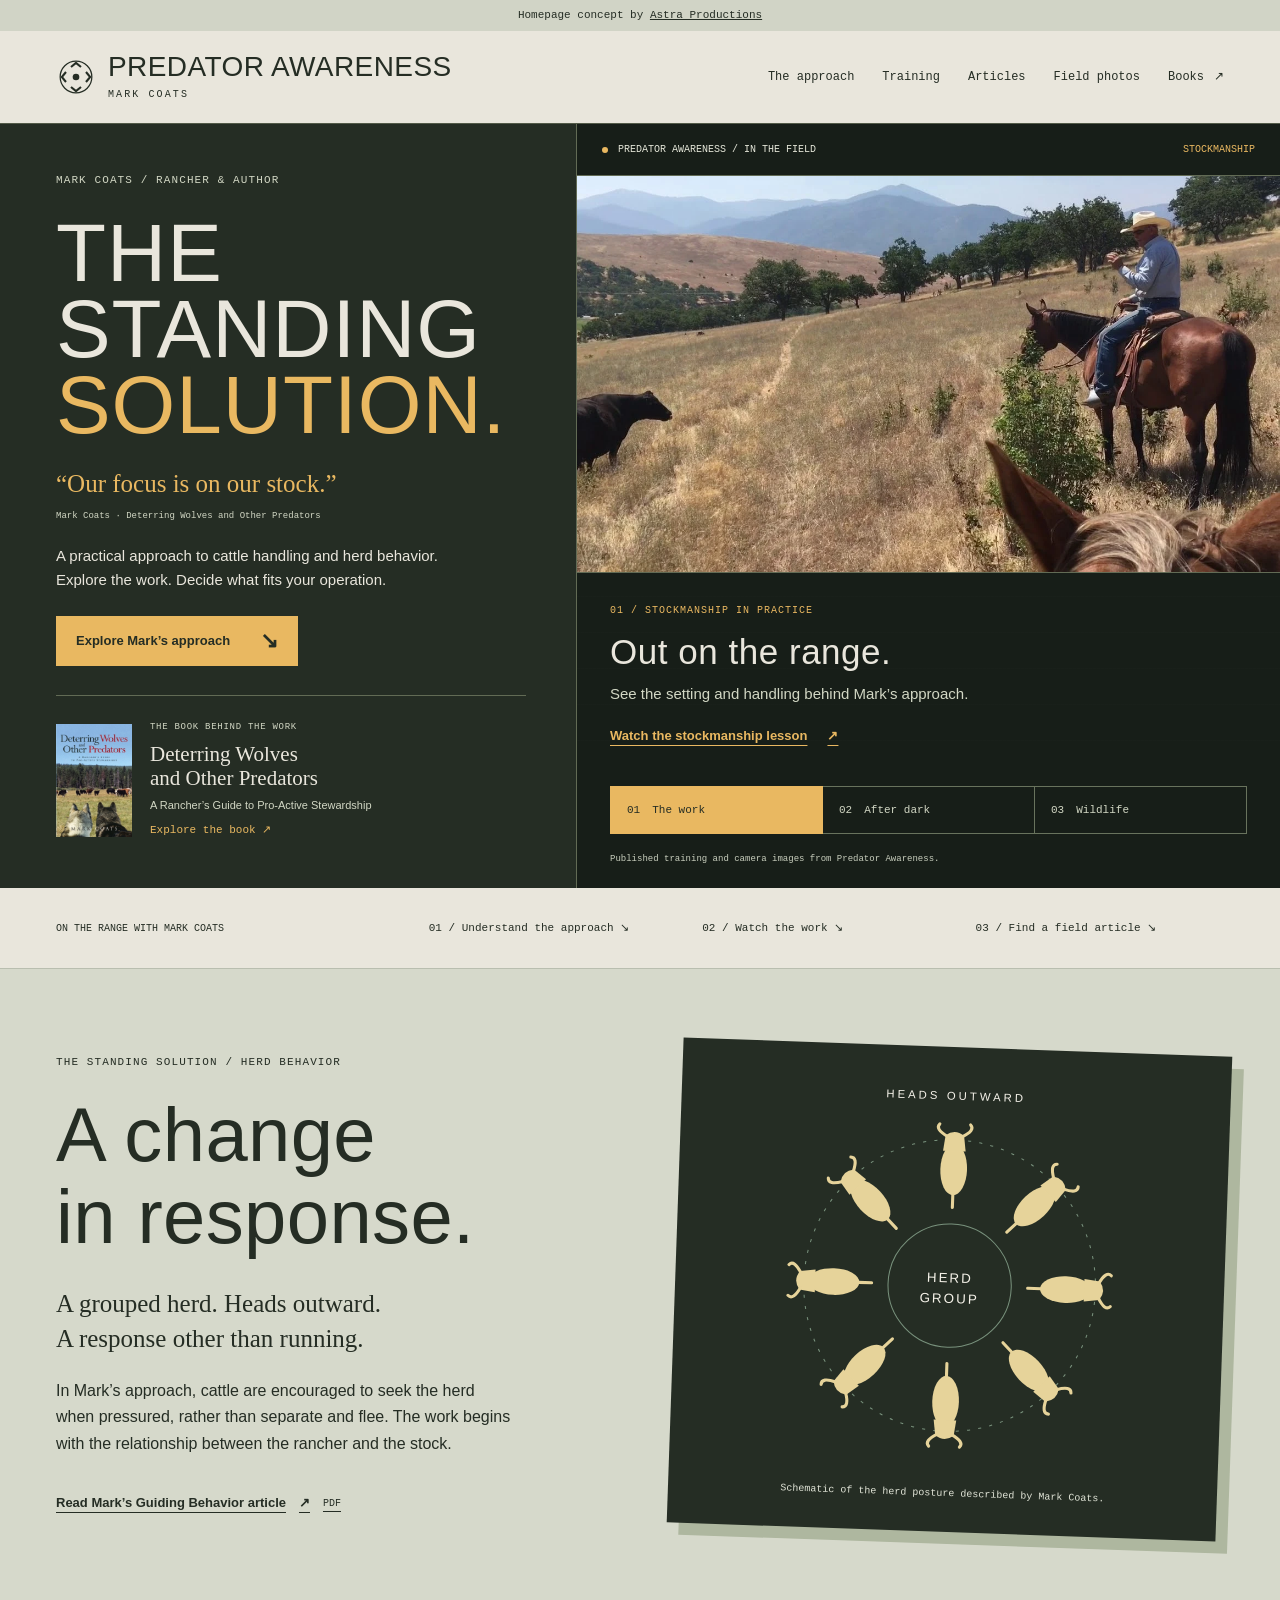
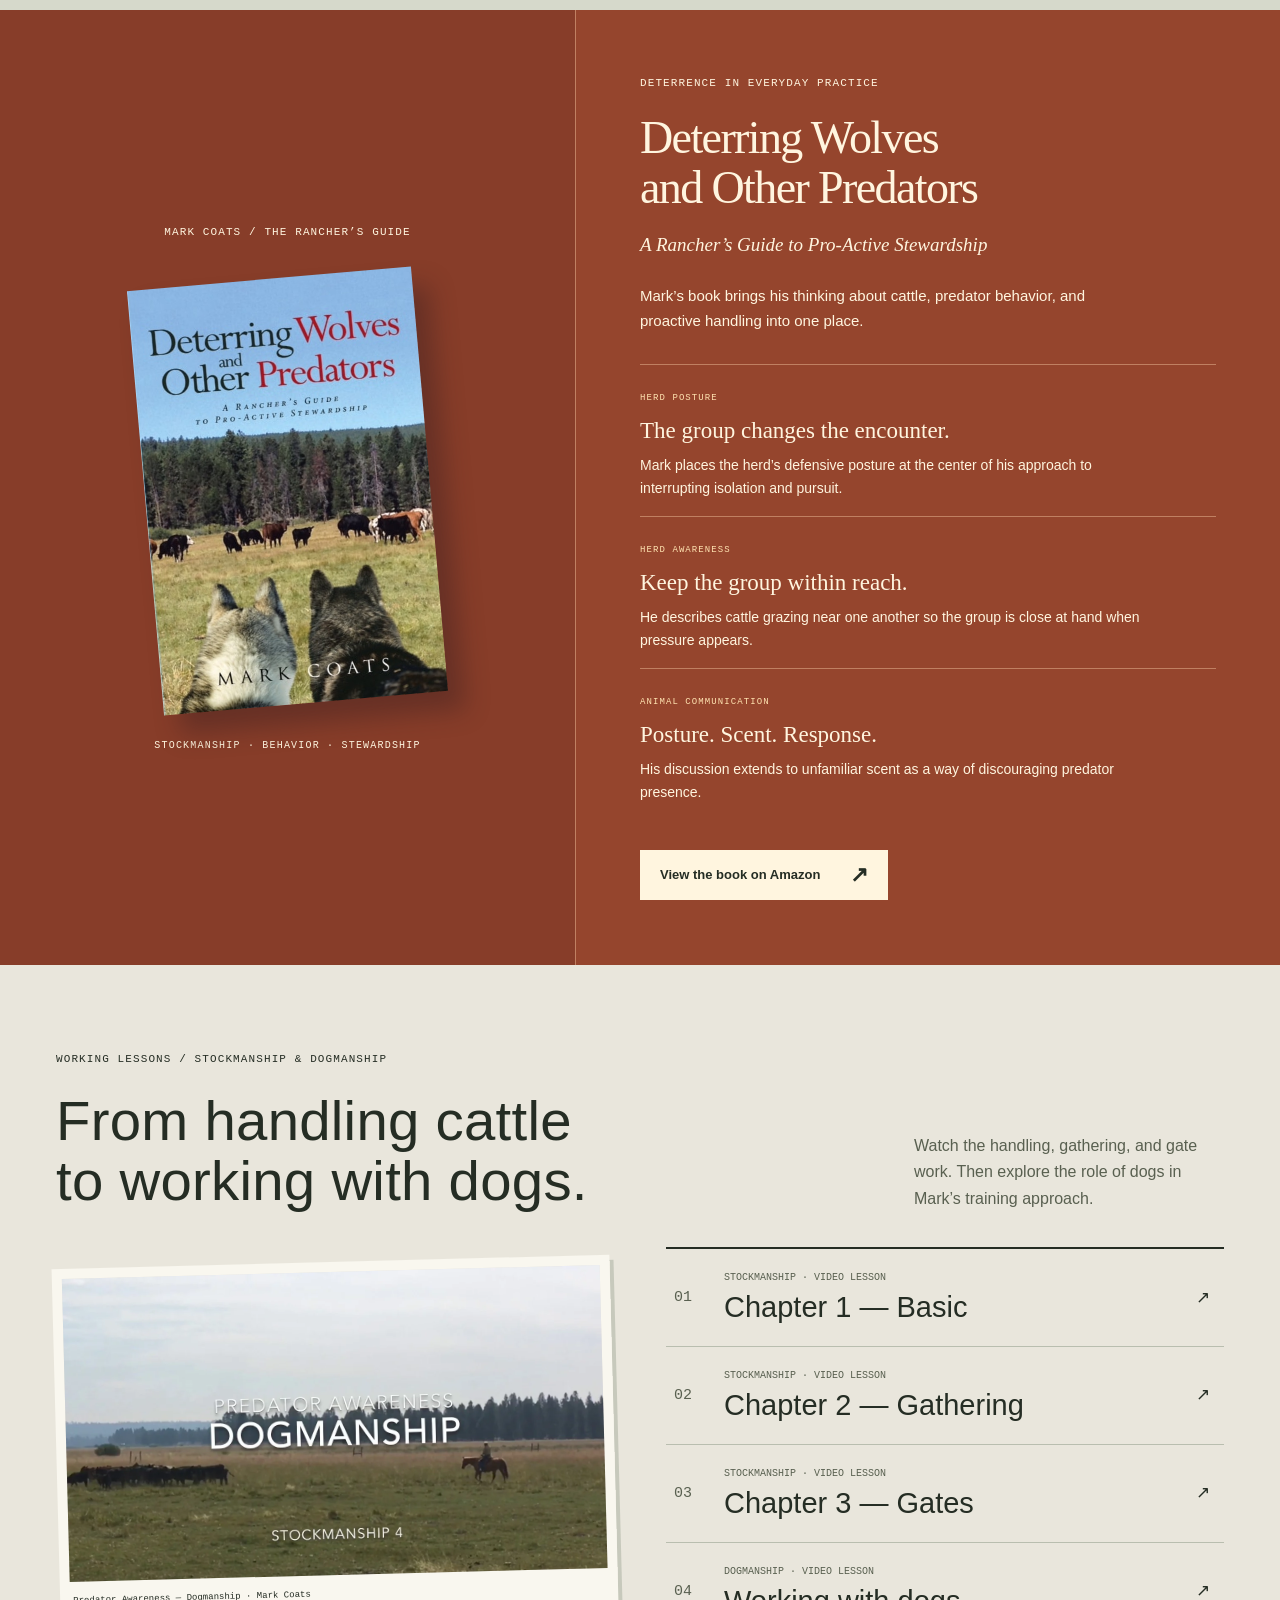
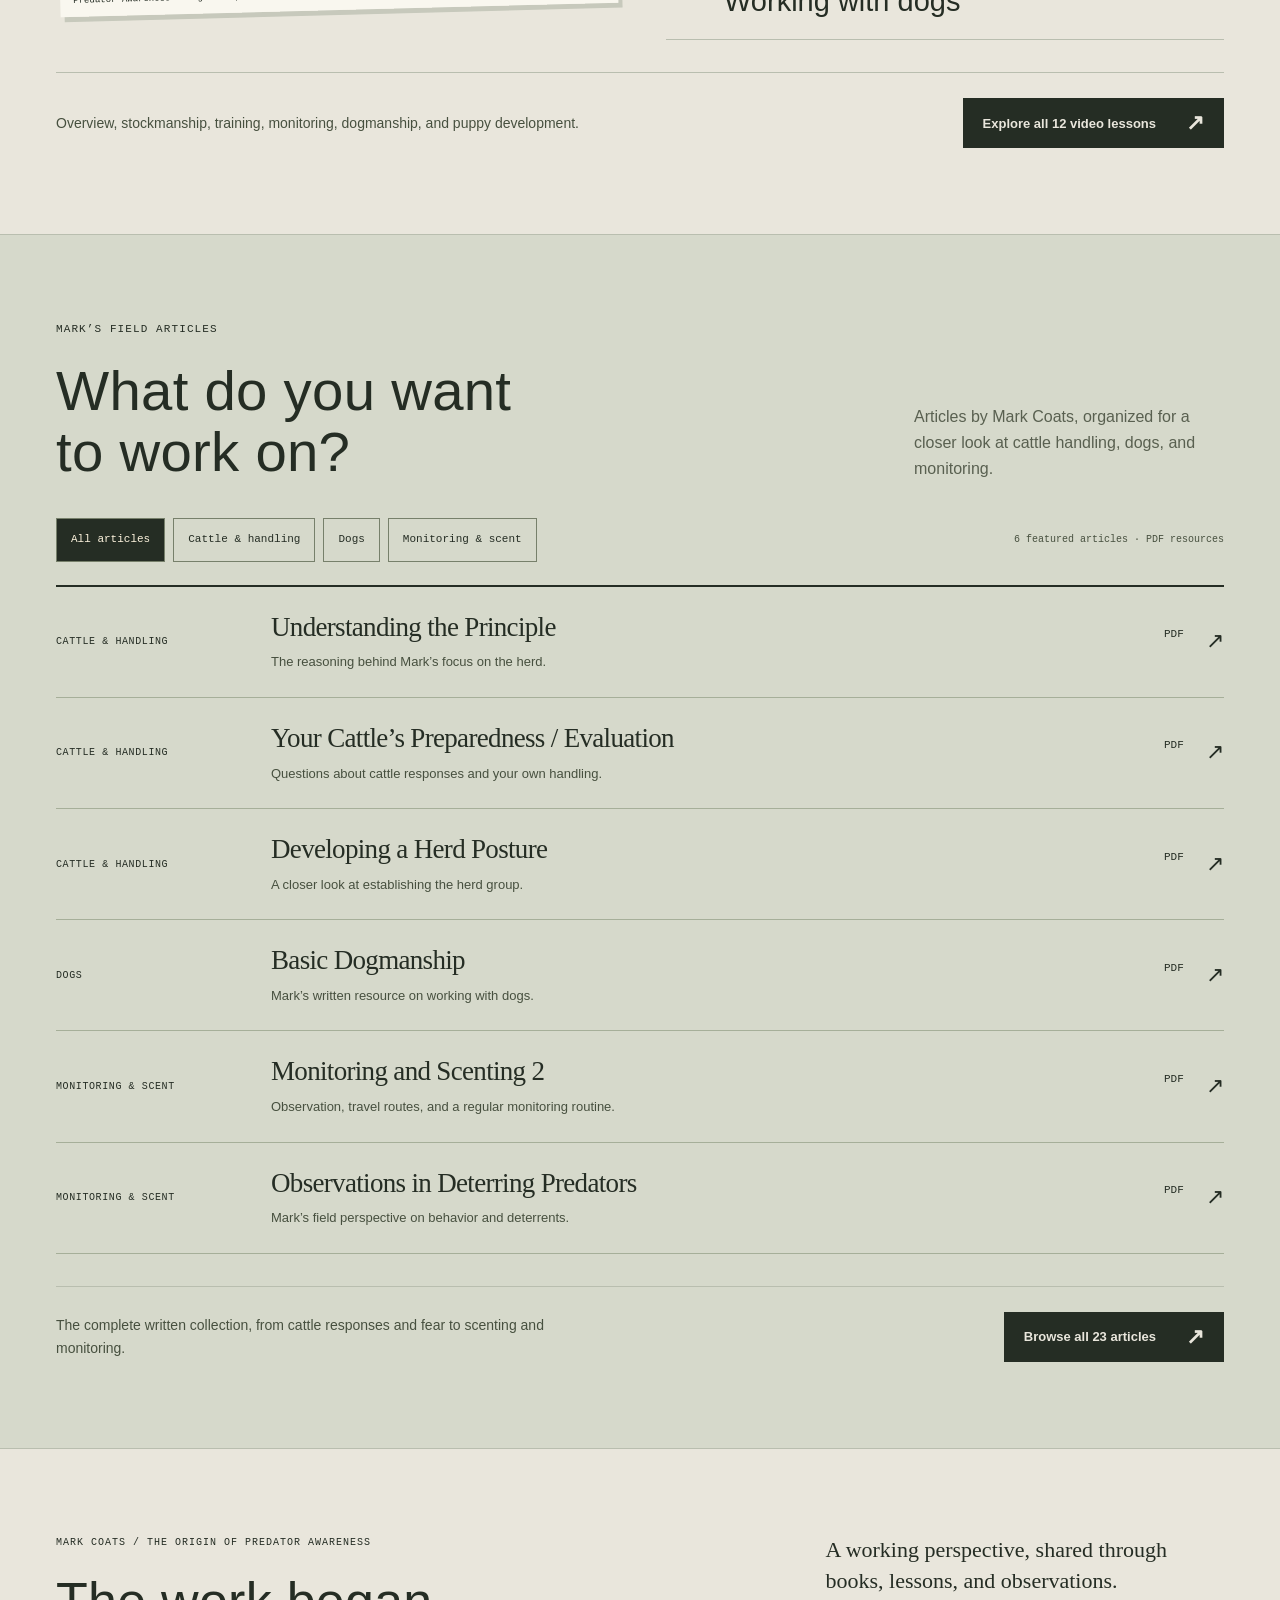
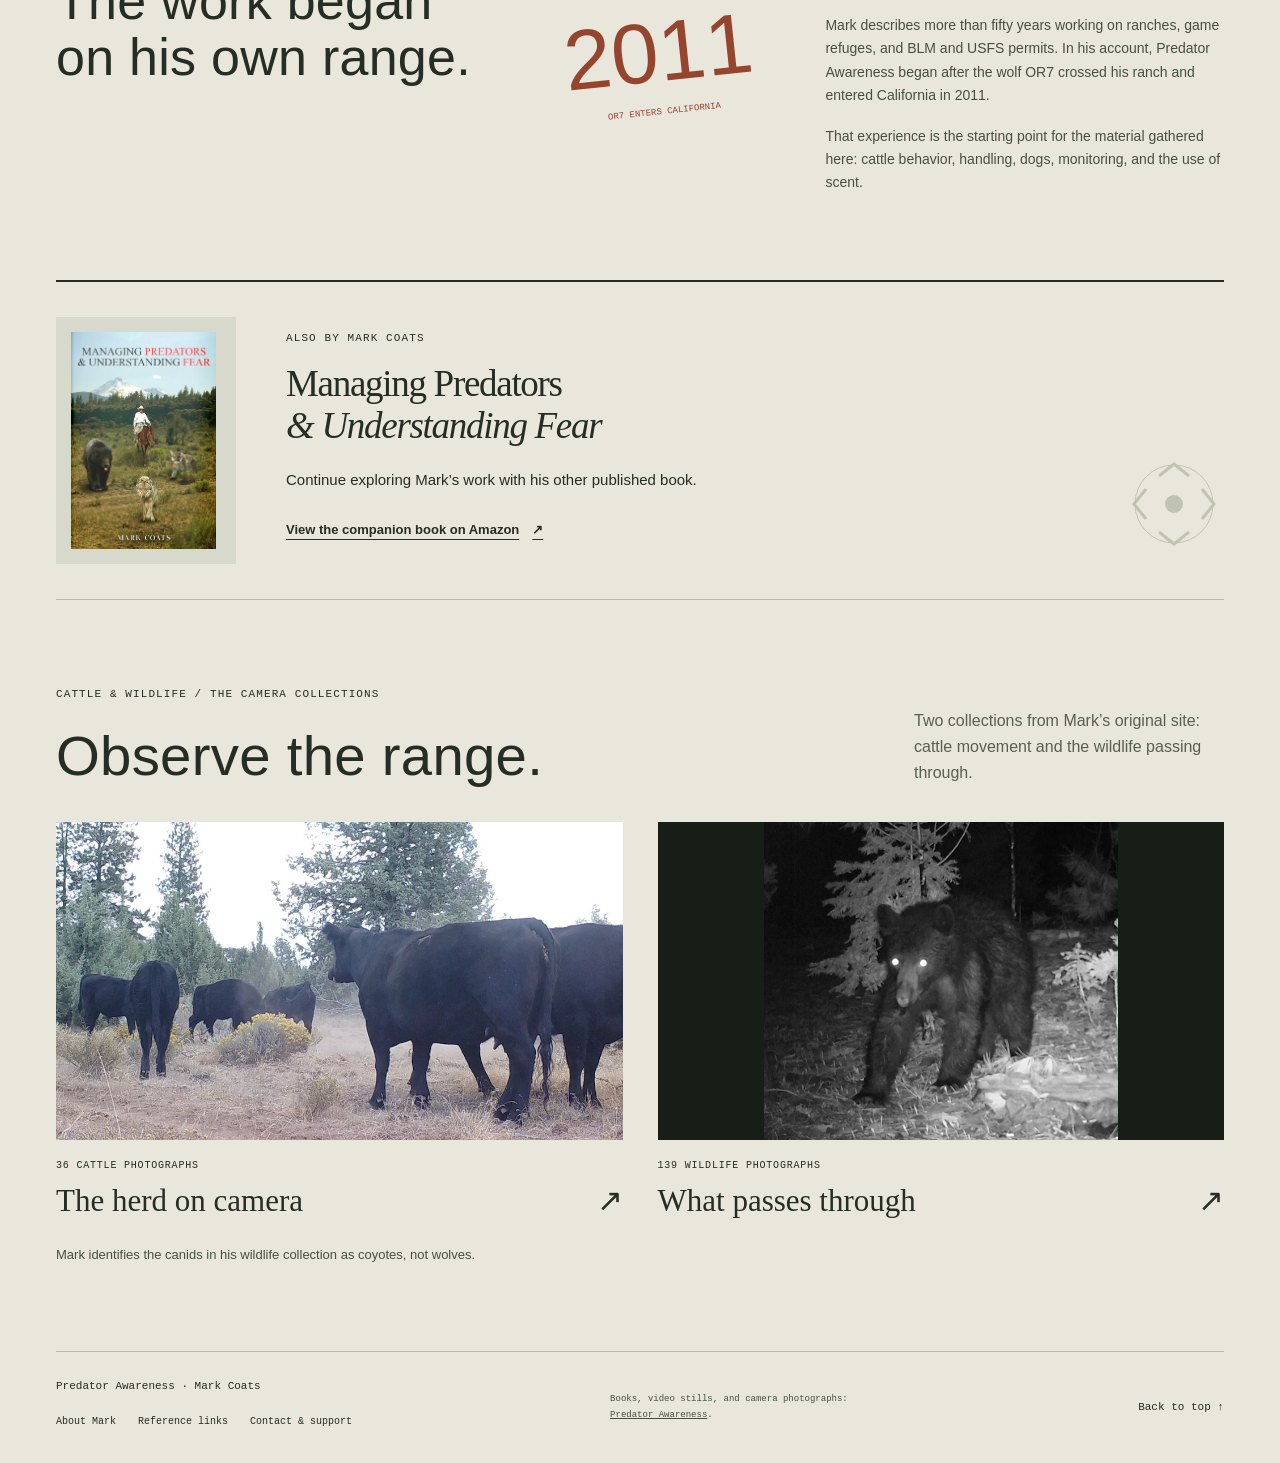
<file: index.html>
<!doctype html>
<html lang="en">
<head>
  <meta charset="utf-8">
  <meta name="viewport" content="width=device-width, initial-scale=1">
  <meta name="robots" content="noindex,nofollow,noarchive">
  <meta name="theme-color" content="#242c22">
  <title>Predator Awareness | Mark Coats — Books & Practical Resources</title>
  <meta name="description" content="Explore Mark Coats’ Predator Awareness approach: the Standing Solution, stockmanship and dogmanship training, practical articles, and books.">
  <meta property="og:type" content="website">
  <meta property="og:title" content="Predator Awareness — Mark Coats">
  <meta property="og:description" content="Books, training, and field observations on cattle, herd behavior, and predators. Explore the approach and decide what fits your operation.">
  <meta property="og:image" content="assets/social-preview.jpg">
  <meta property="og:image:width" content="1200">
  <meta property="og:image:height" content="630">
  <meta property="og:image:alt" content="Predator Awareness by Mark Coats, featuring Deterring Wolves and Other Predators">
  <link rel="icon" href="favicon.ico" sizes="any">
  <link rel="icon" type="image/png" sizes="16x16" href="favicon-16.png">
  <link rel="icon" type="image/png" sizes="32x32" href="favicon-32.png">
  <link rel="apple-touch-icon" sizes="180x180" href="apple-touch-icon.png">
  <link rel="stylesheet" href="styles.css">
  <script src="script.js" defer></script>
</head>
<body>
  <a class="skip-link" href="#main">Skip to content</a>
  <div class="concept-banner">Homepage concept by <a href="https://astraproductions.co/">Astra Productions</a></div>
  <header class="site-header wrap">
    <a class="brand" href="#top" aria-label="Predator Awareness — back to top">
      <svg viewBox="0 0 48 48" width="44" height="44" aria-hidden="true"><circle cx="24" cy="24" r="19" fill="none" stroke="currentColor" stroke-width="1.5"/><path d="M18 12l6-5 6 5M36 18l5 6-5 6M30 36l-6 5-6-5M12 30l-5-6 5-6" fill="none" stroke="currentColor" stroke-width="2.5"/><circle cx="24" cy="24" r="4" fill="currentColor"/></svg>
      <span>Predator Awareness<small>MARK COATS</small></span>
    </a>
    <nav aria-label="Main navigation"><a href="#approach">The approach</a><a href="training.html">Training</a><a href="articles.html">Articles</a><a href="field-observations.html">Field photos</a><a href="#books">Books <span aria-hidden="true">↗</span></a></nav>
  </header>
  <main id="main" tabindex="-1">
    <section class="range-opening" id="top" aria-labelledby="hero-title">
      <div class="range-copy"><p class="eyebrow">MARK COATS / RANCHER & AUTHOR</p><h1 id="hero-title">THE<br>STANDING<br><span>SOLUTION.</span></h1><blockquote class="range-quote"><p>“Our focus is on our stock.”</p><cite>Mark Coats · Deterring Wolves and Other Predators</cite></blockquote><p class="range-deck">A practical approach to cattle handling and herd behavior. <br>Explore the work. Decide what fits your operation.</p><a class="button" href="#approach">Explore Mark’s approach <span aria-hidden="true">↘</span></a>
      <a class="opening-book" href="#books"><img src="assets/deterring-wolves.jpg" width="428" height="640" alt="Deterring Wolves and Other Predators, by Mark Coats"><span><small>THE BOOK BEHIND THE WORK</small><strong>Deterring Wolves<br>and Other Predators</strong><em>A Rancher’s Guide to Pro-Active Stewardship</em><b>Explore the book ↗</b></span></a></div>
      <div class="camera-window"><div class="camera-topline"><span class="record-dot"></span><span>PREDATOR AWARENESS / IN THE FIELD</span><span class="camera-mode">STOCKMANSHIP</span></div>
       <div class="camera-frames"><figure data-camera="cattle"><img src="assets/stockmanship-lesson.webp" width="1280" height="720" alt="A rider explaining cattle handling in Mark Coats’ published stockmanship lesson" fetchpriority="high"><figcaption><span>01 / STOCKMANSHIP IN PRACTICE</span><strong>Out on the range.</strong><p>See the setting and handling behind Mark’s approach.</p><a class="lesson-open" href="https://www.youtube.com/watch?v=bJQQ6dTmtVs">Watch the stockmanship lesson <span aria-hidden="true">↗</span></a></figcaption></figure>
       <figure data-camera="canid"><img src="assets/camera-canid.jpg" width="711" height="400" alt="A coyote photographed at night by a trail camera"><figcaption><span>02 / AFTER DARK</span><strong>Observe what’s present.</strong><p>Monitoring is another part of Mark’s approach to the range.</p></figcaption></figure>
       <figure data-camera="bear"><img src="assets/camera-bear.jpg" width="711" height="400" alt="A bear passing a trail camera at night"><figcaption><span>03 / WILDLIFE</span><strong>More than wolves.</strong><p>Mark’s written observations also discuss bears, lions, and coyotes.</p></figcaption></figure></div>
       <div class="camera-controls" role="group" aria-label="Explore training and field observations" hidden><button data-view="cattle" aria-pressed="true">01 <span>The work</span></button><button data-view="canid" aria-pressed="false">02 <span>After dark</span></button><button data-view="bear" aria-pressed="false">03 <span>Wildlife</span></button></div>
       <p class="camera-credit">Published training and camera images from Predator Awareness.</p>
      </div>
    </section><div class="range-route"><span>ON THE RANGE WITH MARK COATS</span><a href="#approach">01 / Understand the approach ↘</a><a href="#training">02 / Watch the work ↘</a><a href="#library">03 / Find a field article ↘</a></div>

    <section class="approach" id="approach" aria-labelledby="approach-title">
      <div class="wrap approach-grid">
        <div class="approach-copy"><p class="eyebrow">THE STANDING SOLUTION / HERD BEHAVIOR</p><h2 id="approach-title">A change<br>in response.</h2><p class="lead">A grouped herd. Heads outward.<br>A response other than running.</p><p>In Mark’s approach, cattle are encouraged to seek the herd when pressured, rather than separate and flee. The work begins with the relationship between the rancher and the stock.</p><a class="text-link light" href="articles/Guiding_Behaviors.pdf">Read Mark’s Guiding Behavior article <span aria-hidden="true">↗</span><small>PDF</small></a></div>
        <figure class="herd-figure">
          <svg viewBox="0 0 480 400" role="img" aria-labelledby="herd-title herd-desc">
            <title id="herd-title">The herd group, facing outward</title><desc id="herd-desc">Eight stylized cattle form a ring with their heads facing away from the center. This illustrates the grouped posture described by Mark Coats.</desc>
            <defs><g id="cow"><ellipse cx="0" cy="0" rx="13" ry="25"/><path d="M-11-18L-9-33Q0-40 9-33L11-18Z"/><path d="M-7-32Q-20-39-15-44M7-32Q20-39 15-44" fill="none" stroke="currentColor" stroke-width="3" stroke-linecap="round"/><path d="M0 24v13" fill="none" stroke="currentColor" stroke-width="3" stroke-linecap="round"/></g></defs>
            <circle cx="240" cy="205" r="142" fill="none" stroke="#78917c" stroke-dasharray="3 8"/>
            <circle cx="240" cy="205" r="60" fill="none" stroke="#78917c" stroke-width="1"/>
            <g fill="#e6d39a" color="#e6d39a"><use href="#cow" transform="translate(240 92)"/><use href="#cow" transform="translate(320 125) rotate(45)"/><use href="#cow" transform="translate(353 205) rotate(90)"/><use href="#cow" transform="translate(320 285) rotate(135)"/><use href="#cow" transform="translate(240 318) rotate(180)"/><use href="#cow" transform="translate(160 285) rotate(225)"/><use href="#cow" transform="translate(127 205) rotate(270)"/><use href="#cow" transform="translate(160 125) rotate(315)"/></g>
            <g fill="#f5f2e9" font-family="Arial,sans-serif" text-anchor="middle"><text x="240" y="202" font-size="13" letter-spacing="2">HERD</text><text x="240" y="222" font-size="13" letter-spacing="2">GROUP</text><text x="240" y="24" font-size="11" letter-spacing="3">HEADS OUTWARD</text></g>
          </svg>
          <figcaption>Schematic of the herd posture described by Mark Coats.</figcaption>
        </figure>
      </div>
    </section>

    <section class="book-spread" id="books" aria-labelledby="book-title"><div class="book-object"><p class="eyebrow">MARK COATS / THE RANCHER’S GUIDE</p><img src="assets/deterring-wolves.jpg" width="428" height="640" alt="Published cover of Deterring Wolves and Other Predators" loading="lazy"><span>STOCKMANSHIP · BEHAVIOR · STEWARDSHIP</span></div><div class="book-reading"><p class="eyebrow">DETERRENCE IN EVERYDAY PRACTICE</p><h2 id="book-title">Deterring Wolves<br>and Other Predators</h2><p class="book-subtitle">A Rancher’s Guide to Pro-Active Stewardship</p><p>Mark’s book brings his thinking about cattle, predator behavior, and proactive handling into one place.</p><div class="reading-notes"><article><span>HERD POSTURE</span><h3>The group changes the encounter.</h3><p>Mark places the herd’s defensive posture at the center of his approach to interrupting isolation and pursuit.</p></article><article><span>HERD AWARENESS</span><h3>Keep the group within reach.</h3><p>He describes cattle grazing near one another so the group is close at hand when pressure appears.</p></article><article><span>ANIMAL COMMUNICATION</span><h3>Posture. Scent. Response.</h3><p>His discussion extends to unfamiliar scent as a way of discouraging predator presence.</p></article></div><a class="button" href="https://www.amazon.com/dp/B0BZWJY3L6">View the book on Amazon <span aria-hidden="true">↗</span></a></div></section>

    <section class="training wrap section-space" id="training" aria-labelledby="training-title">
      <div class="section-heading"><div><p class="eyebrow">WORKING LESSONS / STOCKMANSHIP & DOGMANSHIP</p><h2 id="training-title">From handling cattle<br>to working with dogs.</h2></div><p>Watch the handling, gathering, and gate work. Then explore the role of dogs in Mark’s training approach.</p></div>
      <div class="training-grid"><figure class="field-photo"><img src="assets/dogmanship-lesson.webp" width="1280" height="720" alt="Published Dogmanship video thumbnail showing grouped cattle and a rider on the range" loading="lazy"><figcaption><span class="tiny-dot"></span> Predator Awareness — Dogmanship · Mark Coats</figcaption></figure><div class="lesson-list"><a href="training.html#chapter-1-basic"><span class="lesson-number">01</span><span><small>STOCKMANSHIP · VIDEO LESSON</small><strong>Chapter 1 — Basic</strong></span><span aria-hidden="true">↗</span></a><a href="training.html#chapter-2-gathering"><span class="lesson-number">02</span><span><small>STOCKMANSHIP · VIDEO LESSON</small><strong>Chapter 2 — Gathering</strong></span><span aria-hidden="true">↗</span></a><a href="training.html#chapter-3-gates"><span class="lesson-number">03</span><span><small>STOCKMANSHIP · VIDEO LESSON</small><strong>Chapter 3 — Gates</strong></span><span aria-hidden="true">↗</span></a><a href="training.html#dogmanship"><span class="lesson-number">04</span><span><small>DOGMANSHIP · VIDEO LESSON</small><strong>Working with dogs</strong></span><span aria-hidden="true">↗</span></a></div></div><div class="collection-exit"><p>Overview, stockmanship, training, monitoring, dogmanship, and puppy development.</p><a class="button" href="training.html">Explore all 12 video lessons <span aria-hidden="true">↗</span></a></div>
    </section>

    <section class="library-section" id="library" aria-labelledby="library-title">
      <div class="wrap section-space"><div class="section-heading"><div><p class="eyebrow">MARK’S FIELD ARTICLES</p><h2 id="library-title">What do you want<br>to work on?</h2></div><p>Articles by Mark Coats, organized for a closer look at cattle handling, dogs, and monitoring.</p></div>
        <div class="library-toolbar"><div class="filters" role="group" aria-label="Filter articles by topic" hidden><button type="button" data-filter="all" aria-pressed="true">All articles</button><button type="button" data-filter="cattle" aria-pressed="false">Cattle & handling</button><button type="button" data-filter="dogs" aria-pressed="false">Dogs</button><button type="button" data-filter="monitoring" aria-pressed="false">Monitoring & scent</button></div><p class="result-count" role="status" aria-live="polite" aria-atomic="true">6 featured articles · PDF resources</p></div>
        <div class="article-list">
          <a class="resource" data-topic="cattle" href="articles/concept.pdf"><span class="resource-topic">CATTLE & HANDLING</span><span><strong>Understanding the Principle</strong><small>The reasoning behind Mark’s focus on the herd.</small></span><span class="resource-format">PDF <span aria-hidden="true">↗</span></span></a>
          <a class="resource" data-topic="cattle" href="articles/evaluation.pdf"><span class="resource-topic">CATTLE & HANDLING</span><span><strong>Your Cattle’s Preparedness / Evaluation</strong><small>Questions about cattle responses and your own handling.</small></span><span class="resource-format">PDF <span aria-hidden="true">↗</span></span></a>
          <a class="resource" data-topic="cattle" href="articles/developing-a-herd.pdf"><span class="resource-topic">CATTLE & HANDLING</span><span><strong>Developing a Herd Posture</strong><small>A closer look at establishing the herd group.</small></span><span class="resource-format">PDF <span aria-hidden="true">↗</span></span></a>
          <a class="resource" data-topic="dogs" href="articles/dogmanship.pdf"><span class="resource-topic">DOGS</span><span><strong>Basic Dogmanship</strong><small>Mark’s written resource on working with dogs.</small></span><span class="resource-format">PDF <span aria-hidden="true">↗</span></span></a>
          <a class="resource" data-topic="monitoring" href="articles/monitoring-2.pdf"><span class="resource-topic">MONITORING & SCENT</span><span><strong>Monitoring and Scenting 2</strong><small>Observation, travel routes, and a regular monitoring routine.</small></span><span class="resource-format">PDF <span aria-hidden="true">↗</span></span></a>
          <a class="resource" data-topic="monitoring" href="articles/scent_deterrent.pdf"><span class="resource-topic">MONITORING & SCENT</span><span><strong>Observations in Deterring Predators</strong><small>Mark’s field perspective on behavior and deterrents.</small></span><span class="resource-format">PDF <span aria-hidden="true">↗</span></span></a>
        </div><div class="collection-exit"><p>The complete written collection, from cattle responses and fear to scenting and monitoring.</p><a class="button" href="articles.html">Browse all 23 articles <span aria-hidden="true">↗</span></a></div>
      </div>
    </section>

    <section class="mark-section wrap section-space" id="mark" aria-labelledby="mark-title"><div><p class="eyebrow">MARK COATS / THE ORIGIN OF PREDATOR AWARENESS</p><h2 id="mark-title">The work began<br>on his own range.</h2></div><div class="origin-year" aria-hidden="true">2011<span>OR7 ENTERS CALIFORNIA</span></div><div class="mark-copy"><p class="lead">A working perspective, shared through books, lessons, and observations.</p><p>Mark describes more than fifty years working on ranches, game refuges, and BLM and USFS permits. In his account, Predator Awareness began after the wolf OR7 crossed his ranch and entered California in 2011.</p><p>That experience is the starting point for the material gathered here: cattle behavior, handling, dogs, monitoring, and the use of scent.</p></div></section>

    <section class="companion wrap" aria-labelledby="companion-title"><div class="companion-cover"><img src="assets/managing-predators.webp" width="586" height="878" alt="Managing Predators & Understanding Fear, by Mark Coats" loading="lazy"></div><div class="companion-copy"><p class="eyebrow">ALSO BY MARK COATS</p><h2 id="companion-title">Managing Predators<br><span>& Understanding Fear</span></h2><p>Continue exploring Mark’s work with his other published book.</p><a class="text-link" href="https://www.amazon.com/dp/B0D2DJ3C7Y">View the companion book on Amazon <span aria-hidden="true">↗</span></a></div><svg class="companion-mark" viewBox="0 0 100 100" aria-hidden="true"><circle cx="50" cy="50" r="39" fill="none" stroke="currentColor"/><path d="M35 22l15-12 15 12M78 35l12 15-12 15M65 78L50 90 35 78M22 65L10 50l12-15" fill="none" stroke="currentColor" stroke-width="3"/><circle cx="50" cy="50" r="9" fill="currentColor"/></svg></section>

    <section class="field-entry wrap section-space" aria-labelledby="field-title"><div class="section-heading"><div><p class="eyebrow">CATTLE & WILDLIFE / THE CAMERA COLLECTIONS</p><h2 id="field-title">Observe the range.</h2></div><p>Two collections from Mark’s original site: cattle movement and the wildlife passing through.</p></div><div class="field-entry-grid"><a href="field-observations.html#cattle"><img src="assets/gallery/cattle-001.webp" width="1200" height="675" alt="Grouped cattle in Mark’s cattle-camera collection" loading="lazy"><span>36 CATTLE PHOTOGRAPHS</span><h3>The herd on camera <span aria-hidden="true">↗</span></h3></a><a href="field-observations.html#wildlife"><img src="assets/gallery/wildlife-044.webp" width="1200" height="675" alt="A bear photographed at night in Mark’s wildlife-camera collection" loading="lazy"><span>139 WILDLIFE PHOTOGRAPHS</span><h3>What passes through <span aria-hidden="true">↗</span></h3></a></div><p class="field-note">Mark identifies the canids in his wildlife collection as coyotes, not wolves.</p></section>
  </main>
  <footer class="site-footer wrap"><div><p>Predator Awareness · Mark Coats</p><nav class="footer-nav" aria-label="More resources"><a href="index.html#mark">About Mark</a><a href="links.html">Reference links</a><a href="links.html#contact">Contact & support</a></nav></div><p class="credits">Books, video stills, and camera photographs: <a href="https://rancherpredatorawareness.com/">Predator Awareness</a>.</p><a href="#top">Back to top ↑</a></footer>
</body>
</html>
</file>
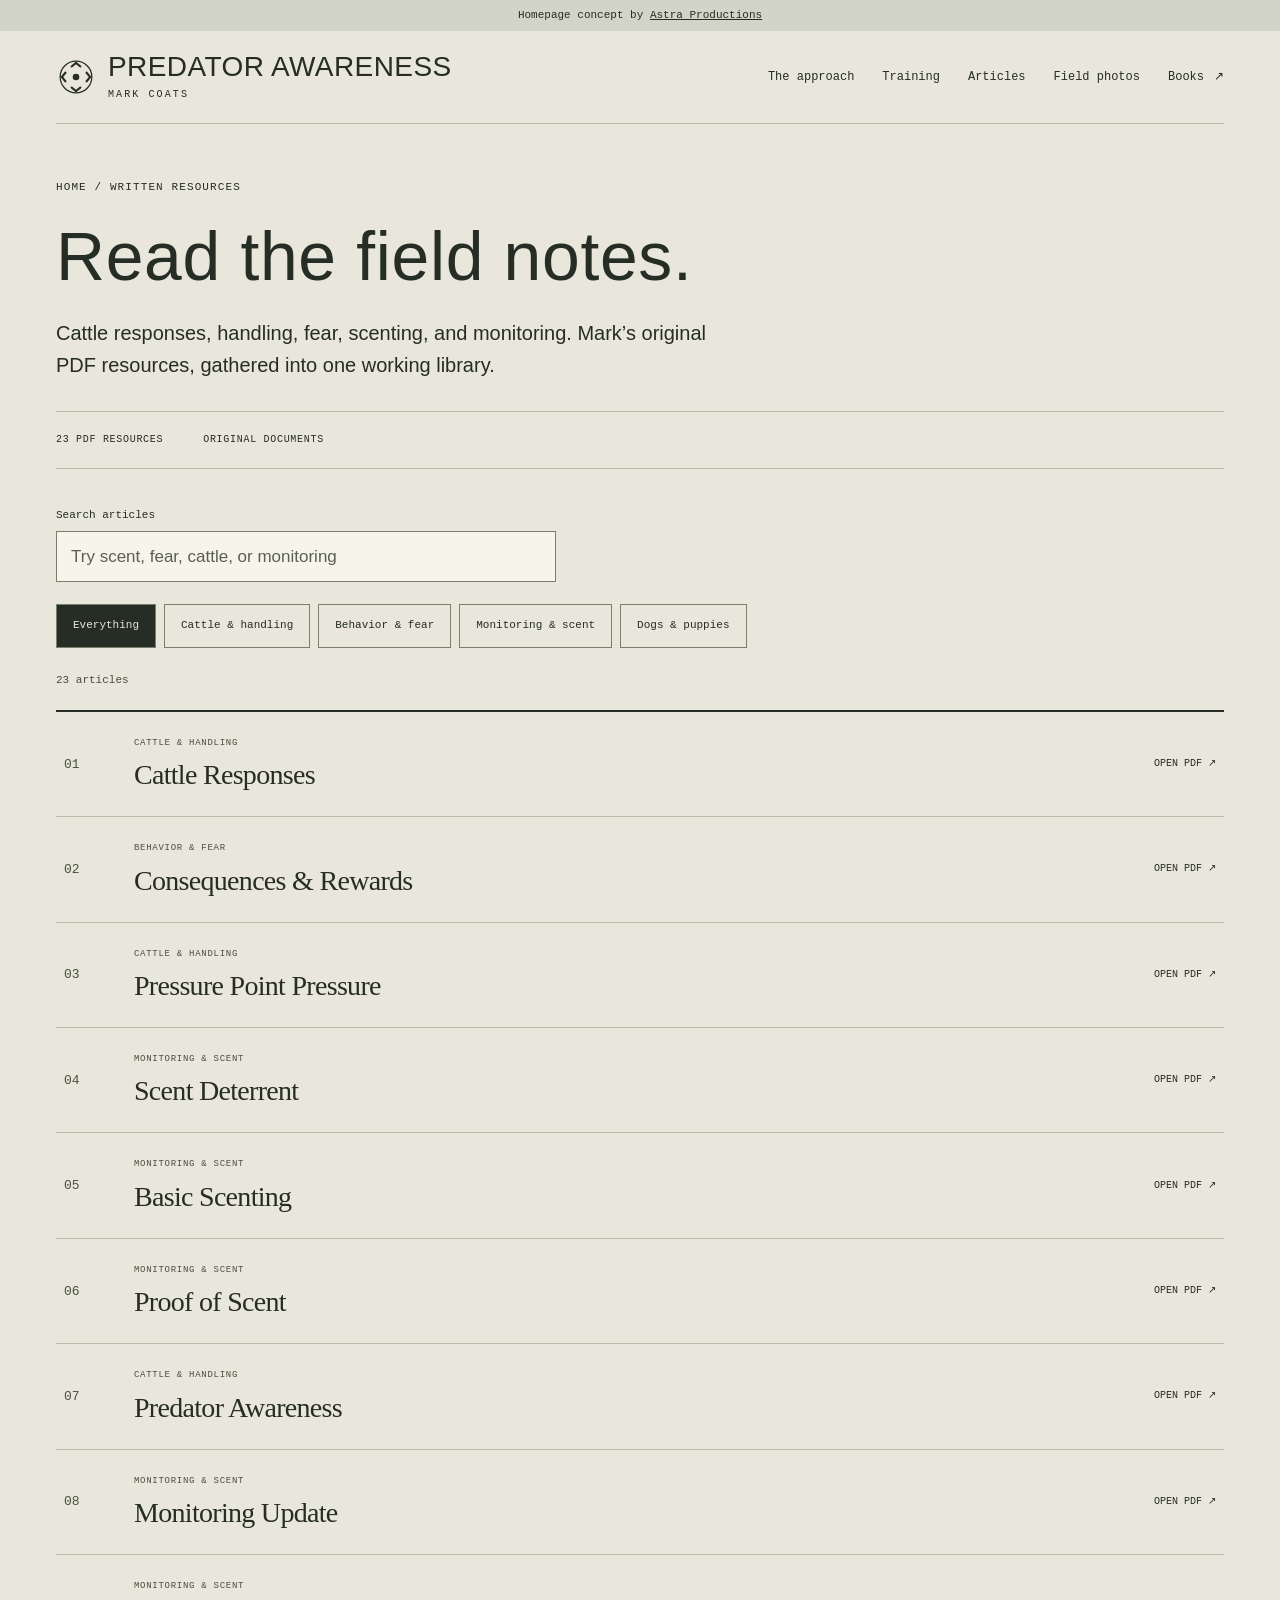
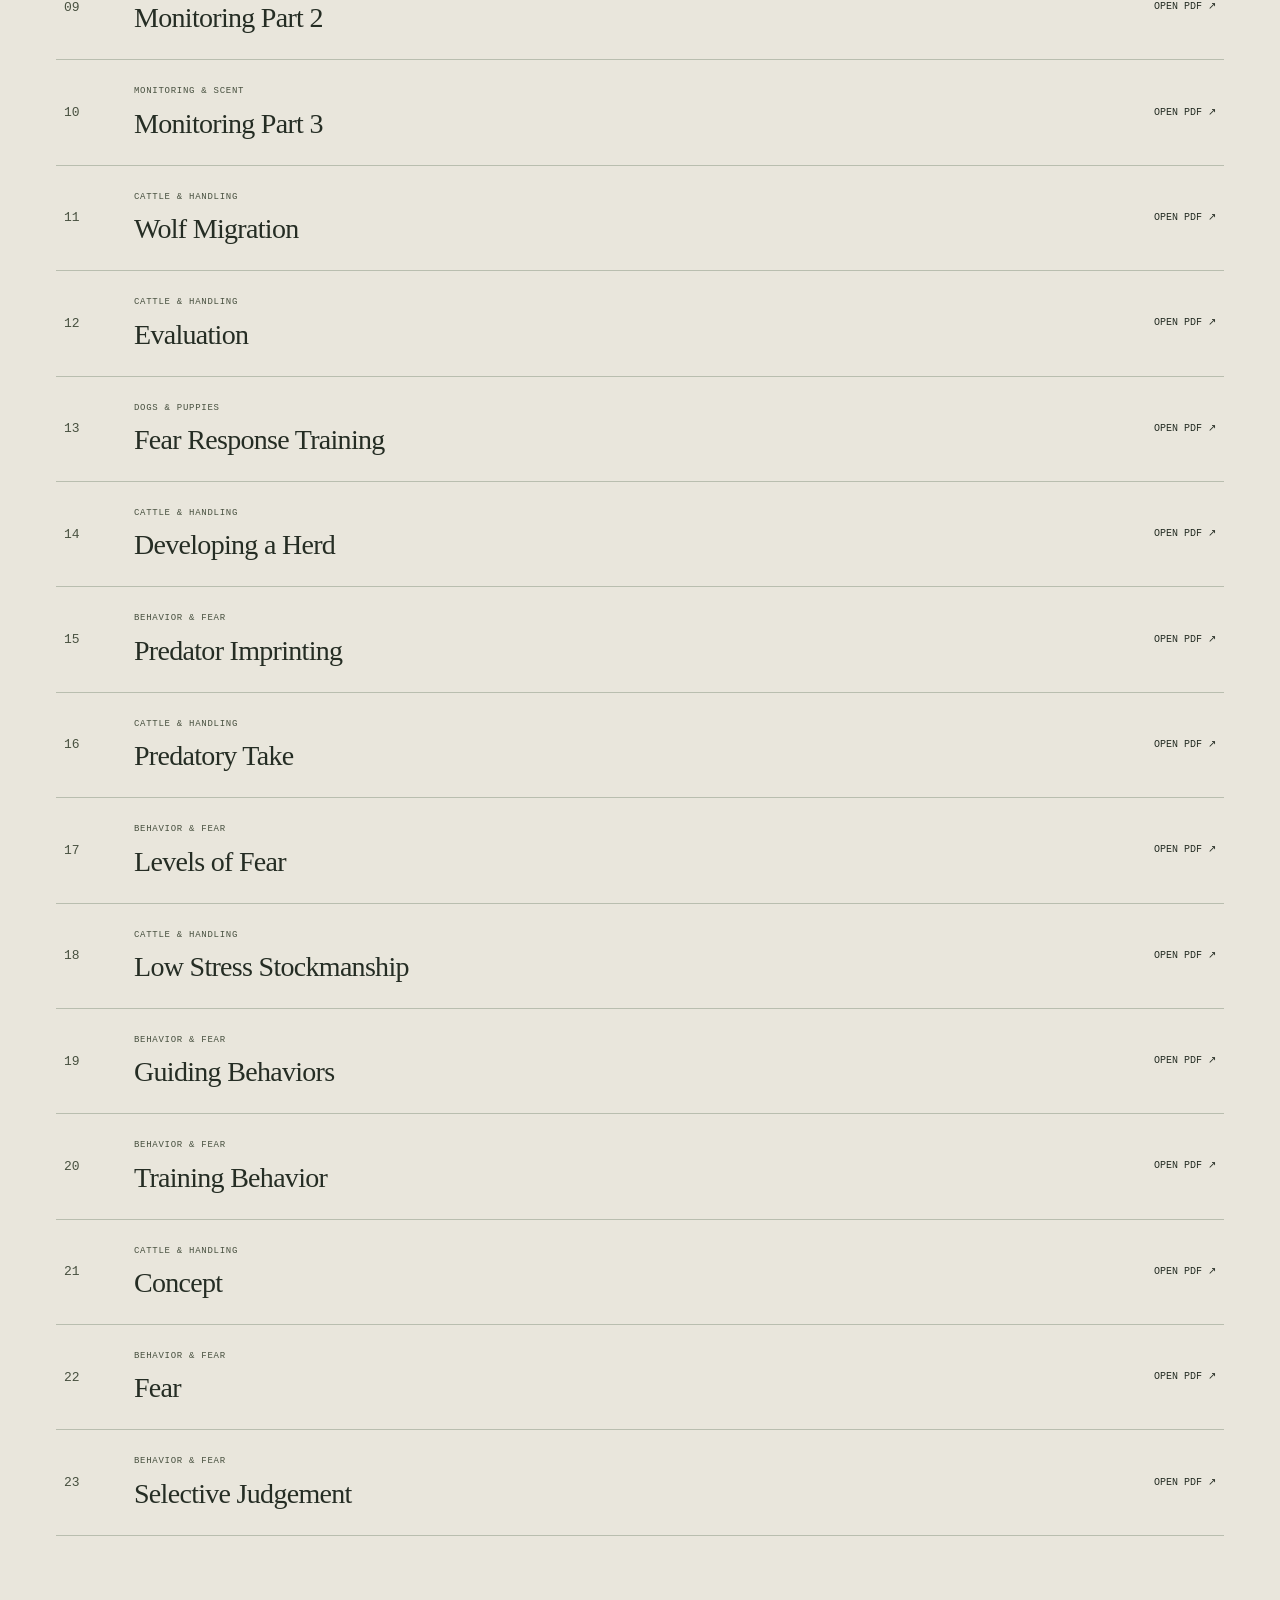
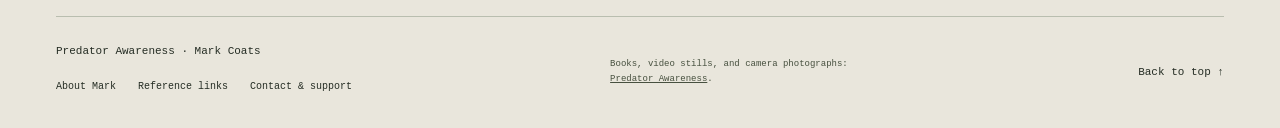
<file: articles.html>
<!doctype html>
<html lang="en">
<head>
  <meta charset="utf-8">
  <meta name="viewport" content="width=device-width, initial-scale=1">
  <meta name="robots" content="noindex,nofollow,noarchive">
  <meta name="theme-color" content="#242c22">
  <title>Written resources | Predator Awareness — Mark Coats</title>
  <meta name="description" content="All 23 original Predator Awareness PDF resources, searchable by topic and title.">
  <meta property="og:type" content="website">
  <meta property="og:title" content="Written resources — Mark Coats">
  <meta property="og:description" content="All 23 original Predator Awareness PDF resources, searchable by topic and title.">
  <meta property="og:image" content="assets/social-preview.jpg">
  <meta property="og:image:width" content="1200">
  <meta property="og:image:height" content="630">
  <meta property="og:image:alt" content="Predator Awareness by Mark Coats, featuring Deterring Wolves and Other Predators">
  <link rel="icon" href="favicon.ico" sizes="any">
  <link rel="icon" type="image/png" sizes="16x16" href="favicon-16.png">
  <link rel="icon" type="image/png" sizes="32x32" href="favicon-32.png">
  <link rel="apple-touch-icon" sizes="180x180" href="apple-touch-icon.png">
  <link rel="stylesheet" href="styles.css">
  <script src="script.js" defer></script>
</head>
<body>
  <a class="skip-link" href="#main">Skip to content</a>
  <div class="concept-banner">Homepage concept by <a href="https://astraproductions.co/">Astra Productions</a></div>
  <header class="site-header wrap">
    <a class="brand" href="index.html#top" aria-label="Predator Awareness — back to top">
      <svg viewBox="0 0 48 48" width="44" height="44" aria-hidden="true"><circle cx="24" cy="24" r="19" fill="none" stroke="currentColor" stroke-width="1.5"/><path d="M18 12l6-5 6 5M36 18l5 6-5 6M30 36l-6 5-6-5M12 30l-5-6 5-6" fill="none" stroke="currentColor" stroke-width="2.5"/><circle cx="24" cy="24" r="4" fill="currentColor"/></svg>
      <span>Predator Awareness<small>MARK COATS</small></span>
    </a>
    <nav aria-label="Main navigation"><a href="index.html#approach">The approach</a><a href="training.html">Training</a><a href="articles.html">Articles</a><a href="field-observations.html">Field photos</a><a href="index.html#books">Books <span aria-hidden="true">↗</span></a></nav>
  </header>
<main id="main" tabindex="-1"><section class="collection-intro wrap" id="top"><p class="eyebrow"><a href="index.html">HOME</a> / WRITTEN RESOURCES</p><h1>Read the field notes.</h1><p class="collection-deck">Cattle responses, handling, fear, scenting, and monitoring. Mark’s original PDF resources, gathered into one working library.</p><div class="collection-stats"><span>23 PDF RESOURCES</span><span>ORIGINAL DOCUMENTS</span></div></section><section class="catalog-section wrap" data-catalog><div class="catalog-controls" data-catalog-controls hidden><label class="catalog-search"><span>Search articles</span><input type="search" data-catalog-search placeholder="Try scent, fear, cattle, or monitoring" autocomplete="off"></label><div class="catalog-filters" role="group" aria-label="Filter articles"><button type="button" data-catalog-filter="all" aria-pressed="true">Everything</button><button type="button" data-catalog-filter="cattle" aria-pressed="false">Cattle & handling</button><button type="button" data-catalog-filter="behavior" aria-pressed="false">Behavior & fear</button><button type="button" data-catalog-filter="monitoring" aria-pressed="false">Monitoring & scent</button><button type="button" data-catalog-filter="dogs" aria-pressed="false">Dogs & puppies</button></div></div><p class="catalog-status" data-catalog-status role="status" aria-live="polite">23 articles</p><div class="document-list"><a class="document-row" href="articles/cattle_responses.pdf" type="application/pdf" data-catalog-item data-category="cattle" data-search="Cattle Responses Cattle &amp; handling"><span class="document-number">01</span><span><small>CATTLE & HANDLING</small><strong>Cattle Responses</strong></span><span class="document-action">OPEN PDF ↗</span></a><a class="document-row" href="articles/conseqencees_and_rewards.pdf" type="application/pdf" data-catalog-item data-category="behavior" data-search="Consequences &amp; Rewards Behavior &amp; fear"><span class="document-number">02</span><span><small>BEHAVIOR & FEAR</small><strong>Consequences &amp; Rewards</strong></span><span class="document-action">OPEN PDF ↗</span></a><a class="document-row" href="articles/pressure_point_pressure.pdf" type="application/pdf" data-catalog-item data-category="cattle" data-search="Pressure Point Pressure Cattle &amp; handling"><span class="document-number">03</span><span><small>CATTLE & HANDLING</small><strong>Pressure Point Pressure</strong></span><span class="document-action">OPEN PDF ↗</span></a><a class="document-row" href="articles/scent_deterrent.pdf" type="application/pdf" data-catalog-item data-category="monitoring" data-search="Scent Deterrent Monitoring &amp; scent"><span class="document-number">04</span><span><small>MONITORING & SCENT</small><strong>Scent Deterrent</strong></span><span class="document-action">OPEN PDF ↗</span></a><a class="document-row" href="articles/scenting.pdf" type="application/pdf" data-catalog-item data-category="monitoring" data-search="Basic Scenting Monitoring &amp; scent"><span class="document-number">05</span><span><small>MONITORING & SCENT</small><strong>Basic Scenting</strong></span><span class="document-action">OPEN PDF ↗</span></a><a class="document-row" href="articles/proof_of_scent.pdf" type="application/pdf" data-catalog-item data-category="monitoring" data-search="Proof of Scent Monitoring &amp; scent"><span class="document-number">06</span><span><small>MONITORING & SCENT</small><strong>Proof of Scent</strong></span><span class="document-action">OPEN PDF ↗</span></a><a class="document-row" href="articles/training_cattle.pdf" type="application/pdf" data-catalog-item data-category="cattle" data-search="Predator Awareness Cattle &amp; handling"><span class="document-number">07</span><span><small>CATTLE & HANDLING</small><strong>Predator Awareness</strong></span><span class="document-action">OPEN PDF ↗</span></a><a class="document-row" href="articles/MonitoringUpdate.pdf" type="application/pdf" data-catalog-item data-category="monitoring" data-search="Monitoring Update Monitoring &amp; scent"><span class="document-number">08</span><span><small>MONITORING & SCENT</small><strong>Monitoring Update</strong></span><span class="document-action">OPEN PDF ↗</span></a><a class="document-row" href="articles/monitoring-2.pdf" type="application/pdf" data-catalog-item data-category="monitoring" data-search="Monitoring Part 2 Monitoring &amp; scent"><span class="document-number">09</span><span><small>MONITORING & SCENT</small><strong>Monitoring Part 2</strong></span><span class="document-action">OPEN PDF ↗</span></a><a class="document-row" href="articles/symbiotic.pdf" type="application/pdf" data-catalog-item data-category="monitoring" data-search="Monitoring Part 3 Monitoring &amp; scent"><span class="document-number">10</span><span><small>MONITORING & SCENT</small><strong>Monitoring Part 3</strong></span><span class="document-action">OPEN PDF ↗</span></a><a class="document-row" href="articles/wolf_distribution.pdf" type="application/pdf" data-catalog-item data-category="monitoring" data-search="Wolf Migration Monitoring &amp; scent"><span class="document-number">11</span><span><small>CATTLE & HANDLING</small><strong>Wolf Migration</strong></span><span class="document-action">OPEN PDF ↗</span></a><a class="document-row" href="articles/evaluation.pdf" type="application/pdf" data-catalog-item data-category="cattle" data-search="Evaluation Cattle &amp; handling"><span class="document-number">12</span><span><small>CATTLE & HANDLING</small><strong>Evaluation</strong></span><span class="document-action">OPEN PDF ↗</span></a><a class="document-row" href="articles/dogmanship.pdf" type="application/pdf" data-catalog-item data-category="dogs" data-search="Fear Response Training Dogs &amp; puppies"><span class="document-number">13</span><span><small>DOGS & PUPPIES</small><strong>Fear Response Training</strong></span><span class="document-action">OPEN PDF ↗</span></a><a class="document-row" href="articles/developing-a-herd.pdf" type="application/pdf" data-catalog-item data-category="cattle" data-search="Developing a Herd Cattle &amp; handling"><span class="document-number">14</span><span><small>CATTLE & HANDLING</small><strong>Developing a Herd</strong></span><span class="document-action">OPEN PDF ↗</span></a><a class="document-row" href="articles/imprinting.pdf" type="application/pdf" data-catalog-item data-category="behavior" data-search="Predator Imprinting Behavior &amp; fear"><span class="document-number">15</span><span><small>BEHAVIOR & FEAR</small><strong>Predator Imprinting</strong></span><span class="document-action">OPEN PDF ↗</span></a><a class="document-row" href="articles/predatory_take.pdf" type="application/pdf" data-catalog-item data-category="cattle" data-search="Predatory Take Cattle &amp; handling"><span class="document-number">16</span><span><small>CATTLE & HANDLING</small><strong>Predatory Take</strong></span><span class="document-action">OPEN PDF ↗</span></a><a class="document-row" href="articles/levels-of-fear.pdf" type="application/pdf" data-catalog-item data-category="behavior" data-search="Levels of Fear Behavior &amp; fear"><span class="document-number">17</span><span><small>BEHAVIOR & FEAR</small><strong>Levels of Fear</strong></span><span class="document-action">OPEN PDF ↗</span></a><a class="document-row" href="articles/low_stress_stockmanship.pdf" type="application/pdf" data-catalog-item data-category="cattle" data-search="Low Stress Stockmanship Cattle &amp; handling"><span class="document-number">18</span><span><small>CATTLE & HANDLING</small><strong>Low Stress Stockmanship</strong></span><span class="document-action">OPEN PDF ↗</span></a><a class="document-row" href="articles/Guiding_Behaviors.pdf" type="application/pdf" data-catalog-item data-category="behavior" data-search="Guiding Behaviors Behavior &amp; fear"><span class="document-number">19</span><span><small>BEHAVIOR & FEAR</small><strong>Guiding Behaviors</strong></span><span class="document-action">OPEN PDF ↗</span></a><a class="document-row" href="articles/TrainingBehavior.pdf" type="application/pdf" data-catalog-item data-category="behavior" data-search="Training Behavior Behavior &amp; fear"><span class="document-number">20</span><span><small>BEHAVIOR & FEAR</small><strong>Training Behavior</strong></span><span class="document-action">OPEN PDF ↗</span></a><a class="document-row" href="articles/concept.pdf" type="application/pdf" data-catalog-item data-category="cattle" data-search="Concept Cattle &amp; handling"><span class="document-number">21</span><span><small>CATTLE & HANDLING</small><strong>Concept</strong></span><span class="document-action">OPEN PDF ↗</span></a><a class="document-row" href="articles/fear.pdf" type="application/pdf" data-catalog-item data-category="behavior" data-search="Fear Behavior &amp; fear"><span class="document-number">22</span><span><small>BEHAVIOR & FEAR</small><strong>Fear</strong></span><span class="document-action">OPEN PDF ↗</span></a><a class="document-row" href="articles/selective_judgement.pdf" type="application/pdf" data-catalog-item data-category="behavior" data-search="Selective Judgement Behavior &amp; fear"><span class="document-number">23</span><span><small>BEHAVIOR & FEAR</small><strong>Selective Judgement</strong></span><span class="document-action">OPEN PDF ↗</span></a></div><p class="catalog-empty" hidden>No articles match those words. Try a different search or choose Everything.</p></section></main>
  <footer class="site-footer wrap"><div><p>Predator Awareness · Mark Coats</p><nav class="footer-nav" aria-label="More resources"><a href="index.html#mark">About Mark</a><a href="links.html">Reference links</a><a href="links.html#contact">Contact & support</a></nav></div><p class="credits">Books, video stills, and camera photographs: <a href="https://rancherpredatorawareness.com/">Predator Awareness</a>.</p><a href="#top">Back to top ↑</a></footer>
</body></html>
</file>
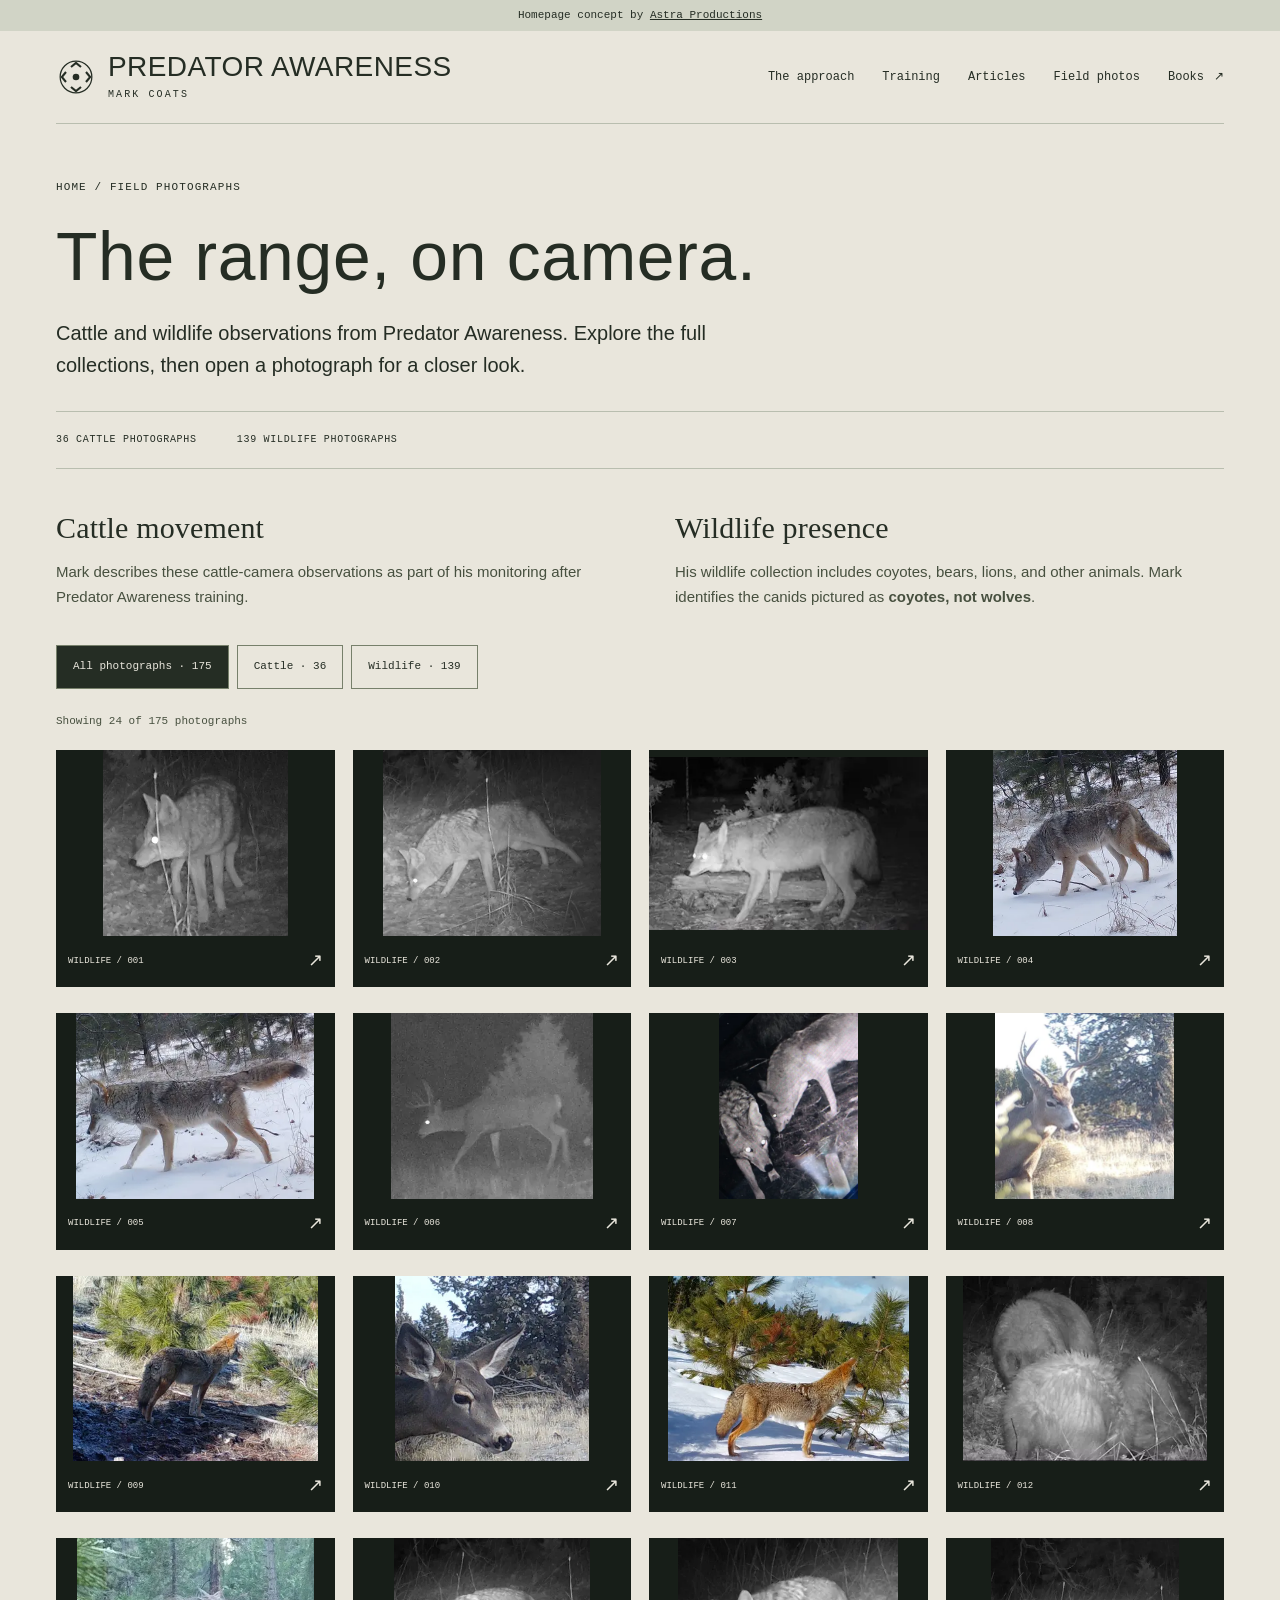
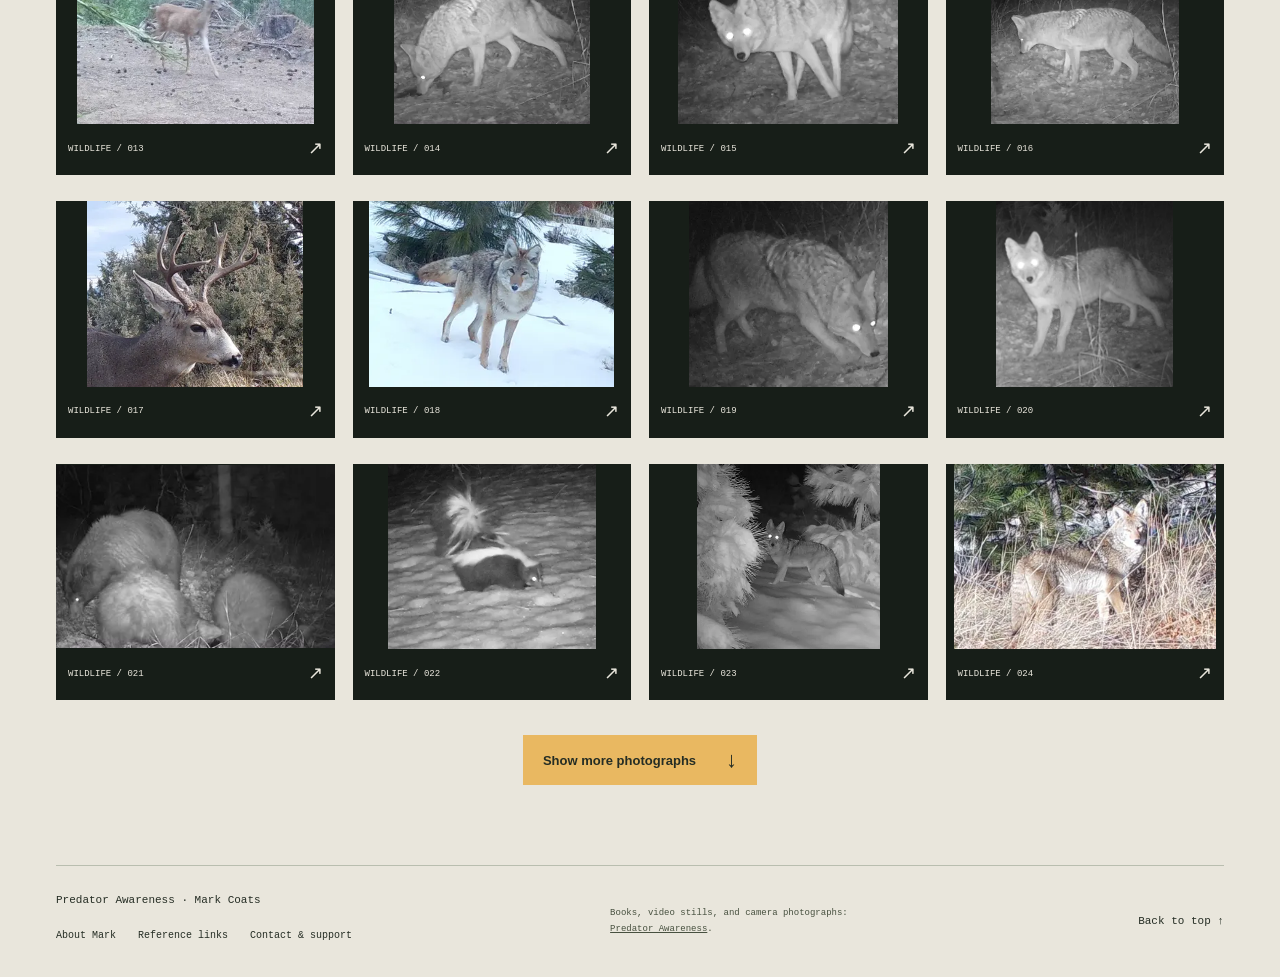
<file: field-observations.html>
<!doctype html>
<html lang="en">
<head>
  <meta charset="utf-8">
  <meta name="viewport" content="width=device-width, initial-scale=1">
  <meta name="robots" content="noindex,nofollow,noarchive">
  <meta name="theme-color" content="#242c22">
  <title>Field photographs | Predator Awareness — Mark Coats</title>
  <meta name="description" content="Explore all 36 cattle photographs and 139 wildlife photographs from Mark Coats’ Predator Awareness camera collections.">
  <meta property="og:type" content="website">
  <meta property="og:title" content="Field photographs — Mark Coats">
  <meta property="og:description" content="Explore all 36 cattle photographs and 139 wildlife photographs from Mark Coats’ Predator Awareness camera collections.">
  <meta property="og:image" content="assets/social-preview.jpg">
  <meta property="og:image:width" content="1200">
  <meta property="og:image:height" content="630">
  <meta property="og:image:alt" content="Predator Awareness by Mark Coats, featuring Deterring Wolves and Other Predators">
  <link rel="icon" href="favicon.ico" sizes="any">
  <link rel="icon" type="image/png" sizes="16x16" href="favicon-16.png">
  <link rel="icon" type="image/png" sizes="32x32" href="favicon-32.png">
  <link rel="apple-touch-icon" sizes="180x180" href="apple-touch-icon.png">
  <link rel="stylesheet" href="styles.css">
  <script src="script.js" defer></script>
</head>
<body>
  <a class="skip-link" href="#main">Skip to content</a>
  <div class="concept-banner">Homepage concept by <a href="https://astraproductions.co/">Astra Productions</a></div>
  <header class="site-header wrap">
    <a class="brand" href="index.html#top" aria-label="Predator Awareness — back to top">
      <svg viewBox="0 0 48 48" width="44" height="44" aria-hidden="true"><circle cx="24" cy="24" r="19" fill="none" stroke="currentColor" stroke-width="1.5"/><path d="M18 12l6-5 6 5M36 18l5 6-5 6M30 36l-6 5-6-5M12 30l-5-6 5-6" fill="none" stroke="currentColor" stroke-width="2.5"/><circle cx="24" cy="24" r="4" fill="currentColor"/></svg>
      <span>Predator Awareness<small>MARK COATS</small></span>
    </a>
    <nav aria-label="Main navigation"><a href="index.html#approach">The approach</a><a href="training.html">Training</a><a href="articles.html">Articles</a><a href="field-observations.html">Field photos</a><a href="index.html#books">Books <span aria-hidden="true">↗</span></a></nav>
  </header>
<main id="main" tabindex="-1"><section class="collection-intro wrap" id="top"><p class="eyebrow"><a href="index.html">HOME</a> / FIELD PHOTOGRAPHS</p><h1>The range, on camera.</h1><p class="collection-deck">Cattle and wildlife observations from Predator Awareness. Explore the full collections, then open a photograph for a closer look.</p><div class="collection-stats"><span>36 CATTLE PHOTOGRAPHS</span><span>139 WILDLIFE PHOTOGRAPHS</span></div></section><section class="gallery-section wrap"><div class="gallery-context"><div id="cattle"><h2>Cattle movement</h2><p>Mark describes these cattle-camera observations as part of his monitoring after Predator Awareness training.</p></div><div id="wildlife"><h2>Wildlife presence</h2><p>His wildlife collection includes coyotes, bears, lions, and other animals. Mark identifies the canids pictured as <strong>coyotes, not wolves</strong>.</p></div></div><div class="gallery-tools" hidden><div class="catalog-filters" role="group" aria-label="Choose photo collection"><button type="button" data-photo-filter="all" aria-pressed="true">All photographs · 175</button><button type="button" data-photo-filter="cattle" aria-pressed="false">Cattle · 36</button><button type="button" data-photo-filter="wildlife" aria-pressed="false">Wildlife · 139</button></div></div><p class="catalog-status" data-photo-status role="status" aria-live="polite">175 photographs</p><div class="photo-grid"><a class="photo-tile" href="assets/gallery/wildlife-001.webp" data-photo="wildlife" data-photo-number="1" aria-label="Open wildlife photograph 1"><img src="assets/gallery/wildlife-001-thumb.webp" width="360" height="240" alt="Wildlife trail-camera photograph 1 from Predator Awareness" loading="lazy"><span>WILDLIFE / 001 <b aria-hidden="true">↗</b></span></a><a class="photo-tile" href="assets/gallery/wildlife-002.webp" data-photo="wildlife" data-photo-number="2" aria-label="Open wildlife photograph 2"><img src="assets/gallery/wildlife-002-thumb.webp" width="360" height="240" alt="Wildlife trail-camera photograph 2 from Predator Awareness" loading="lazy"><span>WILDLIFE / 002 <b aria-hidden="true">↗</b></span></a><a class="photo-tile" href="assets/gallery/wildlife-003.webp" data-photo="wildlife" data-photo-number="3" aria-label="Open wildlife photograph 3"><img src="assets/gallery/wildlife-003-thumb.webp" width="360" height="240" alt="Wildlife trail-camera photograph 3 from Predator Awareness" loading="lazy"><span>WILDLIFE / 003 <b aria-hidden="true">↗</b></span></a><a class="photo-tile" href="assets/gallery/wildlife-004.webp" data-photo="wildlife" data-photo-number="4" aria-label="Open wildlife photograph 4"><img src="assets/gallery/wildlife-004-thumb.webp" width="360" height="240" alt="Wildlife trail-camera photograph 4 from Predator Awareness" loading="lazy"><span>WILDLIFE / 004 <b aria-hidden="true">↗</b></span></a><a class="photo-tile" href="assets/gallery/wildlife-005.webp" data-photo="wildlife" data-photo-number="5" aria-label="Open wildlife photograph 5"><img src="assets/gallery/wildlife-005-thumb.webp" width="360" height="240" alt="Wildlife trail-camera photograph 5 from Predator Awareness" loading="lazy"><span>WILDLIFE / 005 <b aria-hidden="true">↗</b></span></a><a class="photo-tile" href="assets/gallery/wildlife-006.webp" data-photo="wildlife" data-photo-number="6" aria-label="Open wildlife photograph 6"><img src="assets/gallery/wildlife-006-thumb.webp" width="360" height="240" alt="Wildlife trail-camera photograph 6 from Predator Awareness" loading="lazy"><span>WILDLIFE / 006 <b aria-hidden="true">↗</b></span></a><a class="photo-tile" href="assets/gallery/wildlife-007.webp" data-photo="wildlife" data-photo-number="7" aria-label="Open wildlife photograph 7"><img src="assets/gallery/wildlife-007-thumb.webp" width="360" height="240" alt="Wildlife trail-camera photograph 7 from Predator Awareness" loading="lazy"><span>WILDLIFE / 007 <b aria-hidden="true">↗</b></span></a><a class="photo-tile" href="assets/gallery/wildlife-008.webp" data-photo="wildlife" data-photo-number="8" aria-label="Open wildlife photograph 8"><img src="assets/gallery/wildlife-008-thumb.webp" width="360" height="240" alt="Wildlife trail-camera photograph 8 from Predator Awareness" loading="lazy"><span>WILDLIFE / 008 <b aria-hidden="true">↗</b></span></a><a class="photo-tile" href="assets/gallery/wildlife-009.webp" data-photo="wildlife" data-photo-number="9" aria-label="Open wildlife photograph 9"><img src="assets/gallery/wildlife-009-thumb.webp" width="360" height="240" alt="Wildlife trail-camera photograph 9 from Predator Awareness" loading="lazy"><span>WILDLIFE / 009 <b aria-hidden="true">↗</b></span></a><a class="photo-tile" href="assets/gallery/wildlife-010.webp" data-photo="wildlife" data-photo-number="10" aria-label="Open wildlife photograph 10"><img src="assets/gallery/wildlife-010-thumb.webp" width="360" height="240" alt="Wildlife trail-camera photograph 10 from Predator Awareness" loading="lazy"><span>WILDLIFE / 010 <b aria-hidden="true">↗</b></span></a><a class="photo-tile" href="assets/gallery/wildlife-011.webp" data-photo="wildlife" data-photo-number="11" aria-label="Open wildlife photograph 11"><img src="assets/gallery/wildlife-011-thumb.webp" width="360" height="240" alt="Wildlife trail-camera photograph 11 from Predator Awareness" loading="lazy"><span>WILDLIFE / 011 <b aria-hidden="true">↗</b></span></a><a class="photo-tile" href="assets/gallery/wildlife-012.webp" data-photo="wildlife" data-photo-number="12" aria-label="Open wildlife photograph 12"><img src="assets/gallery/wildlife-012-thumb.webp" width="360" height="240" alt="Wildlife trail-camera photograph 12 from Predator Awareness" loading="lazy"><span>WILDLIFE / 012 <b aria-hidden="true">↗</b></span></a><a class="photo-tile" href="assets/gallery/wildlife-013.webp" data-photo="wildlife" data-photo-number="13" aria-label="Open wildlife photograph 13"><img src="assets/gallery/wildlife-013-thumb.webp" width="360" height="240" alt="Wildlife trail-camera photograph 13 from Predator Awareness" loading="lazy"><span>WILDLIFE / 013 <b aria-hidden="true">↗</b></span></a><a class="photo-tile" href="assets/gallery/wildlife-014.webp" data-photo="wildlife" data-photo-number="14" aria-label="Open wildlife photograph 14"><img src="assets/gallery/wildlife-014-thumb.webp" width="360" height="240" alt="Wildlife trail-camera photograph 14 from Predator Awareness" loading="lazy"><span>WILDLIFE / 014 <b aria-hidden="true">↗</b></span></a><a class="photo-tile" href="assets/gallery/wildlife-015.webp" data-photo="wildlife" data-photo-number="15" aria-label="Open wildlife photograph 15"><img src="assets/gallery/wildlife-015-thumb.webp" width="360" height="240" alt="Wildlife trail-camera photograph 15 from Predator Awareness" loading="lazy"><span>WILDLIFE / 015 <b aria-hidden="true">↗</b></span></a><a class="photo-tile" href="assets/gallery/wildlife-016.webp" data-photo="wildlife" data-photo-number="16" aria-label="Open wildlife photograph 16"><img src="assets/gallery/wildlife-016-thumb.webp" width="360" height="240" alt="Wildlife trail-camera photograph 16 from Predator Awareness" loading="lazy"><span>WILDLIFE / 016 <b aria-hidden="true">↗</b></span></a><a class="photo-tile" href="assets/gallery/wildlife-017.webp" data-photo="wildlife" data-photo-number="17" aria-label="Open wildlife photograph 17"><img src="assets/gallery/wildlife-017-thumb.webp" width="360" height="240" alt="Wildlife trail-camera photograph 17 from Predator Awareness" loading="lazy"><span>WILDLIFE / 017 <b aria-hidden="true">↗</b></span></a><a class="photo-tile" href="assets/gallery/wildlife-018.webp" data-photo="wildlife" data-photo-number="18" aria-label="Open wildlife photograph 18"><img src="assets/gallery/wildlife-018-thumb.webp" width="360" height="240" alt="Wildlife trail-camera photograph 18 from Predator Awareness" loading="lazy"><span>WILDLIFE / 018 <b aria-hidden="true">↗</b></span></a><a class="photo-tile" href="assets/gallery/wildlife-019.webp" data-photo="wildlife" data-photo-number="19" aria-label="Open wildlife photograph 19"><img src="assets/gallery/wildlife-019-thumb.webp" width="360" height="240" alt="Wildlife trail-camera photograph 19 from Predator Awareness" loading="lazy"><span>WILDLIFE / 019 <b aria-hidden="true">↗</b></span></a><a class="photo-tile" href="assets/gallery/wildlife-020.webp" data-photo="wildlife" data-photo-number="20" aria-label="Open wildlife photograph 20"><img src="assets/gallery/wildlife-020-thumb.webp" width="360" height="240" alt="Wildlife trail-camera photograph 20 from Predator Awareness" loading="lazy"><span>WILDLIFE / 020 <b aria-hidden="true">↗</b></span></a><a class="photo-tile" href="assets/gallery/wildlife-021.webp" data-photo="wildlife" data-photo-number="21" aria-label="Open wildlife photograph 21"><img src="assets/gallery/wildlife-021-thumb.webp" width="360" height="240" alt="Wildlife trail-camera photograph 21 from Predator Awareness" loading="lazy"><span>WILDLIFE / 021 <b aria-hidden="true">↗</b></span></a><a class="photo-tile" href="assets/gallery/wildlife-022.webp" data-photo="wildlife" data-photo-number="22" aria-label="Open wildlife photograph 22"><img src="assets/gallery/wildlife-022-thumb.webp" width="360" height="240" alt="Wildlife trail-camera photograph 22 from Predator Awareness" loading="lazy"><span>WILDLIFE / 022 <b aria-hidden="true">↗</b></span></a><a class="photo-tile" href="assets/gallery/wildlife-023.webp" data-photo="wildlife" data-photo-number="23" aria-label="Open wildlife photograph 23"><img src="assets/gallery/wildlife-023-thumb.webp" width="360" height="240" alt="Wildlife trail-camera photograph 23 from Predator Awareness" loading="lazy"><span>WILDLIFE / 023 <b aria-hidden="true">↗</b></span></a><a class="photo-tile" href="assets/gallery/wildlife-024.webp" data-photo="wildlife" data-photo-number="24" aria-label="Open wildlife photograph 24"><img src="assets/gallery/wildlife-024-thumb.webp" width="360" height="240" alt="Wildlife trail-camera photograph 24 from Predator Awareness" loading="lazy"><span>WILDLIFE / 024 <b aria-hidden="true">↗</b></span></a><a class="photo-tile" href="assets/gallery/wildlife-025.webp" data-photo="wildlife" data-photo-number="25" aria-label="Open wildlife photograph 25"><img src="assets/gallery/wildlife-025-thumb.webp" width="360" height="240" alt="Wildlife trail-camera photograph 25 from Predator Awareness" loading="lazy"><span>WILDLIFE / 025 <b aria-hidden="true">↗</b></span></a><a class="photo-tile" href="assets/gallery/wildlife-026.webp" data-photo="wildlife" data-photo-number="26" aria-label="Open wildlife photograph 26"><img src="assets/gallery/wildlife-026-thumb.webp" width="360" height="240" alt="Wildlife trail-camera photograph 26 from Predator Awareness" loading="lazy"><span>WILDLIFE / 026 <b aria-hidden="true">↗</b></span></a><a class="photo-tile" href="assets/gallery/wildlife-027.webp" data-photo="wildlife" data-photo-number="27" aria-label="Open wildlife photograph 27"><img src="assets/gallery/wildlife-027-thumb.webp" width="360" height="240" alt="Wildlife trail-camera photograph 27 from Predator Awareness" loading="lazy"><span>WILDLIFE / 027 <b aria-hidden="true">↗</b></span></a><a class="photo-tile" href="assets/gallery/wildlife-028.webp" data-photo="wildlife" data-photo-number="28" aria-label="Open wildlife photograph 28"><img src="assets/gallery/wildlife-028-thumb.webp" width="360" height="240" alt="Wildlife trail-camera photograph 28 from Predator Awareness" loading="lazy"><span>WILDLIFE / 028 <b aria-hidden="true">↗</b></span></a><a class="photo-tile" href="assets/gallery/wildlife-029.webp" data-photo="wildlife" data-photo-number="29" aria-label="Open wildlife photograph 29"><img src="assets/gallery/wildlife-029-thumb.webp" width="360" height="240" alt="Wildlife trail-camera photograph 29 from Predator Awareness" loading="lazy"><span>WILDLIFE / 029 <b aria-hidden="true">↗</b></span></a><a class="photo-tile" href="assets/gallery/wildlife-030.webp" data-photo="wildlife" data-photo-number="30" aria-label="Open wildlife photograph 30"><img src="assets/gallery/wildlife-030-thumb.webp" width="360" height="240" alt="Wildlife trail-camera photograph 30 from Predator Awareness" loading="lazy"><span>WILDLIFE / 030 <b aria-hidden="true">↗</b></span></a><a class="photo-tile" href="assets/gallery/wildlife-031.webp" data-photo="wildlife" data-photo-number="31" aria-label="Open wildlife photograph 31"><img src="assets/gallery/wildlife-031-thumb.webp" width="360" height="240" alt="Wildlife trail-camera photograph 31 from Predator Awareness" loading="lazy"><span>WILDLIFE / 031 <b aria-hidden="true">↗</b></span></a><a class="photo-tile" href="assets/gallery/wildlife-032.webp" data-photo="wildlife" data-photo-number="32" aria-label="Open wildlife photograph 32"><img src="assets/gallery/wildlife-032-thumb.webp" width="360" height="240" alt="Wildlife trail-camera photograph 32 from Predator Awareness" loading="lazy"><span>WILDLIFE / 032 <b aria-hidden="true">↗</b></span></a><a class="photo-tile" href="assets/gallery/wildlife-033.webp" data-photo="wildlife" data-photo-number="33" aria-label="Open wildlife photograph 33"><img src="assets/gallery/wildlife-033-thumb.webp" width="360" height="240" alt="Wildlife trail-camera photograph 33 from Predator Awareness" loading="lazy"><span>WILDLIFE / 033 <b aria-hidden="true">↗</b></span></a><a class="photo-tile" href="assets/gallery/wildlife-034.webp" data-photo="wildlife" data-photo-number="34" aria-label="Open wildlife photograph 34"><img src="assets/gallery/wildlife-034-thumb.webp" width="360" height="240" alt="Wildlife trail-camera photograph 34 from Predator Awareness" loading="lazy"><span>WILDLIFE / 034 <b aria-hidden="true">↗</b></span></a><a class="photo-tile" href="assets/gallery/wildlife-035.webp" data-photo="wildlife" data-photo-number="35" aria-label="Open wildlife photograph 35"><img src="assets/gallery/wildlife-035-thumb.webp" width="360" height="240" alt="Wildlife trail-camera photograph 35 from Predator Awareness" loading="lazy"><span>WILDLIFE / 035 <b aria-hidden="true">↗</b></span></a><a class="photo-tile" href="assets/gallery/wildlife-036.webp" data-photo="wildlife" data-photo-number="36" aria-label="Open wildlife photograph 36"><img src="assets/gallery/wildlife-036-thumb.webp" width="360" height="240" alt="Wildlife trail-camera photograph 36 from Predator Awareness" loading="lazy"><span>WILDLIFE / 036 <b aria-hidden="true">↗</b></span></a><a class="photo-tile" href="assets/gallery/wildlife-037.webp" data-photo="wildlife" data-photo-number="37" aria-label="Open wildlife photograph 37"><img src="assets/gallery/wildlife-037-thumb.webp" width="360" height="240" alt="Wildlife trail-camera photograph 37 from Predator Awareness" loading="lazy"><span>WILDLIFE / 037 <b aria-hidden="true">↗</b></span></a><a class="photo-tile" href="assets/gallery/wildlife-038.webp" data-photo="wildlife" data-photo-number="38" aria-label="Open wildlife photograph 38"><img src="assets/gallery/wildlife-038-thumb.webp" width="360" height="240" alt="Wildlife trail-camera photograph 38 from Predator Awareness" loading="lazy"><span>WILDLIFE / 038 <b aria-hidden="true">↗</b></span></a><a class="photo-tile" href="assets/gallery/wildlife-039.webp" data-photo="wildlife" data-photo-number="39" aria-label="Open wildlife photograph 39"><img src="assets/gallery/wildlife-039-thumb.webp" width="360" height="240" alt="Wildlife trail-camera photograph 39 from Predator Awareness" loading="lazy"><span>WILDLIFE / 039 <b aria-hidden="true">↗</b></span></a><a class="photo-tile" href="assets/gallery/wildlife-040.webp" data-photo="wildlife" data-photo-number="40" aria-label="Open wildlife photograph 40"><img src="assets/gallery/wildlife-040-thumb.webp" width="360" height="240" alt="Wildlife trail-camera photograph 40 from Predator Awareness" loading="lazy"><span>WILDLIFE / 040 <b aria-hidden="true">↗</b></span></a><a class="photo-tile" href="assets/gallery/wildlife-041.webp" data-photo="wildlife" data-photo-number="41" aria-label="Open wildlife photograph 41"><img src="assets/gallery/wildlife-041-thumb.webp" width="360" height="240" alt="Wildlife trail-camera photograph 41 from Predator Awareness" loading="lazy"><span>WILDLIFE / 041 <b aria-hidden="true">↗</b></span></a><a class="photo-tile" href="assets/gallery/wildlife-042.webp" data-photo="wildlife" data-photo-number="42" aria-label="Open wildlife photograph 42"><img src="assets/gallery/wildlife-042-thumb.webp" width="360" height="240" alt="Wildlife trail-camera photograph 42 from Predator Awareness" loading="lazy"><span>WILDLIFE / 042 <b aria-hidden="true">↗</b></span></a><a class="photo-tile" href="assets/gallery/wildlife-043.webp" data-photo="wildlife" data-photo-number="43" aria-label="Open wildlife photograph 43"><img src="assets/gallery/wildlife-043-thumb.webp" width="360" height="240" alt="Wildlife trail-camera photograph 43 from Predator Awareness" loading="lazy"><span>WILDLIFE / 043 <b aria-hidden="true">↗</b></span></a><a class="photo-tile" href="assets/gallery/wildlife-044.webp" data-photo="wildlife" data-photo-number="44" aria-label="Open wildlife photograph 44"><img src="assets/gallery/wildlife-044-thumb.webp" width="360" height="240" alt="Wildlife trail-camera photograph 44 from Predator Awareness" loading="lazy"><span>WILDLIFE / 044 <b aria-hidden="true">↗</b></span></a><a class="photo-tile" href="assets/gallery/wildlife-045.webp" data-photo="wildlife" data-photo-number="45" aria-label="Open wildlife photograph 45"><img src="assets/gallery/wildlife-045-thumb.webp" width="360" height="240" alt="Wildlife trail-camera photograph 45 from Predator Awareness" loading="lazy"><span>WILDLIFE / 045 <b aria-hidden="true">↗</b></span></a><a class="photo-tile" href="assets/gallery/wildlife-046.webp" data-photo="wildlife" data-photo-number="46" aria-label="Open wildlife photograph 46"><img src="assets/gallery/wildlife-046-thumb.webp" width="360" height="240" alt="Wildlife trail-camera photograph 46 from Predator Awareness" loading="lazy"><span>WILDLIFE / 046 <b aria-hidden="true">↗</b></span></a><a class="photo-tile" href="assets/gallery/wildlife-047.webp" data-photo="wildlife" data-photo-number="47" aria-label="Open wildlife photograph 47"><img src="assets/gallery/wildlife-047-thumb.webp" width="360" height="240" alt="Wildlife trail-camera photograph 47 from Predator Awareness" loading="lazy"><span>WILDLIFE / 047 <b aria-hidden="true">↗</b></span></a><a class="photo-tile" href="assets/gallery/wildlife-048.webp" data-photo="wildlife" data-photo-number="48" aria-label="Open wildlife photograph 48"><img src="assets/gallery/wildlife-048-thumb.webp" width="360" height="240" alt="Wildlife trail-camera photograph 48 from Predator Awareness" loading="lazy"><span>WILDLIFE / 048 <b aria-hidden="true">↗</b></span></a><a class="photo-tile" href="assets/gallery/wildlife-049.webp" data-photo="wildlife" data-photo-number="49" aria-label="Open wildlife photograph 49"><img src="assets/gallery/wildlife-049-thumb.webp" width="360" height="240" alt="Wildlife trail-camera photograph 49 from Predator Awareness" loading="lazy"><span>WILDLIFE / 049 <b aria-hidden="true">↗</b></span></a><a class="photo-tile" href="assets/gallery/wildlife-050.webp" data-photo="wildlife" data-photo-number="50" aria-label="Open wildlife photograph 50"><img src="assets/gallery/wildlife-050-thumb.webp" width="360" height="240" alt="Wildlife trail-camera photograph 50 from Predator Awareness" loading="lazy"><span>WILDLIFE / 050 <b aria-hidden="true">↗</b></span></a><a class="photo-tile" href="assets/gallery/wildlife-051.webp" data-photo="wildlife" data-photo-number="51" aria-label="Open wildlife photograph 51"><img src="assets/gallery/wildlife-051-thumb.webp" width="360" height="240" alt="Wildlife trail-camera photograph 51 from Predator Awareness" loading="lazy"><span>WILDLIFE / 051 <b aria-hidden="true">↗</b></span></a><a class="photo-tile" href="assets/gallery/wildlife-052.webp" data-photo="wildlife" data-photo-number="52" aria-label="Open wildlife photograph 52"><img src="assets/gallery/wildlife-052-thumb.webp" width="360" height="240" alt="Wildlife trail-camera photograph 52 from Predator Awareness" loading="lazy"><span>WILDLIFE / 052 <b aria-hidden="true">↗</b></span></a><a class="photo-tile" href="assets/gallery/wildlife-053.webp" data-photo="wildlife" data-photo-number="53" aria-label="Open wildlife photograph 53"><img src="assets/gallery/wildlife-053-thumb.webp" width="360" height="240" alt="Wildlife trail-camera photograph 53 from Predator Awareness" loading="lazy"><span>WILDLIFE / 053 <b aria-hidden="true">↗</b></span></a><a class="photo-tile" href="assets/gallery/wildlife-054.webp" data-photo="wildlife" data-photo-number="54" aria-label="Open wildlife photograph 54"><img src="assets/gallery/wildlife-054-thumb.webp" width="360" height="240" alt="Wildlife trail-camera photograph 54 from Predator Awareness" loading="lazy"><span>WILDLIFE / 054 <b aria-hidden="true">↗</b></span></a><a class="photo-tile" href="assets/gallery/wildlife-055.webp" data-photo="wildlife" data-photo-number="55" aria-label="Open wildlife photograph 55"><img src="assets/gallery/wildlife-055-thumb.webp" width="360" height="240" alt="Wildlife trail-camera photograph 55 from Predator Awareness" loading="lazy"><span>WILDLIFE / 055 <b aria-hidden="true">↗</b></span></a><a class="photo-tile" href="assets/gallery/wildlife-056.webp" data-photo="wildlife" data-photo-number="56" aria-label="Open wildlife photograph 56"><img src="assets/gallery/wildlife-056-thumb.webp" width="360" height="240" alt="Wildlife trail-camera photograph 56 from Predator Awareness" loading="lazy"><span>WILDLIFE / 056 <b aria-hidden="true">↗</b></span></a><a class="photo-tile" href="assets/gallery/wildlife-057.webp" data-photo="wildlife" data-photo-number="57" aria-label="Open wildlife photograph 57"><img src="assets/gallery/wildlife-057-thumb.webp" width="360" height="240" alt="Wildlife trail-camera photograph 57 from Predator Awareness" loading="lazy"><span>WILDLIFE / 057 <b aria-hidden="true">↗</b></span></a><a class="photo-tile" href="assets/gallery/wildlife-058.webp" data-photo="wildlife" data-photo-number="58" aria-label="Open wildlife photograph 58"><img src="assets/gallery/wildlife-058-thumb.webp" width="360" height="240" alt="Wildlife trail-camera photograph 58 from Predator Awareness" loading="lazy"><span>WILDLIFE / 058 <b aria-hidden="true">↗</b></span></a><a class="photo-tile" href="assets/gallery/wildlife-059.webp" data-photo="wildlife" data-photo-number="59" aria-label="Open wildlife photograph 59"><img src="assets/gallery/wildlife-059-thumb.webp" width="360" height="240" alt="Wildlife trail-camera photograph 59 from Predator Awareness" loading="lazy"><span>WILDLIFE / 059 <b aria-hidden="true">↗</b></span></a><a class="photo-tile" href="assets/gallery/wildlife-060.webp" data-photo="wildlife" data-photo-number="60" aria-label="Open wildlife photograph 60"><img src="assets/gallery/wildlife-060-thumb.webp" width="360" height="240" alt="Wildlife trail-camera photograph 60 from Predator Awareness" loading="lazy"><span>WILDLIFE / 060 <b aria-hidden="true">↗</b></span></a><a class="photo-tile" href="assets/gallery/wildlife-061.webp" data-photo="wildlife" data-photo-number="61" aria-label="Open wildlife photograph 61"><img src="assets/gallery/wildlife-061-thumb.webp" width="360" height="240" alt="Wildlife trail-camera photograph 61 from Predator Awareness" loading="lazy"><span>WILDLIFE / 061 <b aria-hidden="true">↗</b></span></a><a class="photo-tile" href="assets/gallery/wildlife-062.webp" data-photo="wildlife" data-photo-number="62" aria-label="Open wildlife photograph 62"><img src="assets/gallery/wildlife-062-thumb.webp" width="360" height="240" alt="Wildlife trail-camera photograph 62 from Predator Awareness" loading="lazy"><span>WILDLIFE / 062 <b aria-hidden="true">↗</b></span></a><a class="photo-tile" href="assets/gallery/wildlife-063.webp" data-photo="wildlife" data-photo-number="63" aria-label="Open wildlife photograph 63"><img src="assets/gallery/wildlife-063-thumb.webp" width="360" height="240" alt="Wildlife trail-camera photograph 63 from Predator Awareness" loading="lazy"><span>WILDLIFE / 063 <b aria-hidden="true">↗</b></span></a><a class="photo-tile" href="assets/gallery/wildlife-064.webp" data-photo="wildlife" data-photo-number="64" aria-label="Open wildlife photograph 64"><img src="assets/gallery/wildlife-064-thumb.webp" width="360" height="240" alt="Wildlife trail-camera photograph 64 from Predator Awareness" loading="lazy"><span>WILDLIFE / 064 <b aria-hidden="true">↗</b></span></a><a class="photo-tile" href="assets/gallery/wildlife-065.webp" data-photo="wildlife" data-photo-number="65" aria-label="Open wildlife photograph 65"><img src="assets/gallery/wildlife-065-thumb.webp" width="360" height="240" alt="Wildlife trail-camera photograph 65 from Predator Awareness" loading="lazy"><span>WILDLIFE / 065 <b aria-hidden="true">↗</b></span></a><a class="photo-tile" href="assets/gallery/wildlife-066.webp" data-photo="wildlife" data-photo-number="66" aria-label="Open wildlife photograph 66"><img src="assets/gallery/wildlife-066-thumb.webp" width="360" height="240" alt="Wildlife trail-camera photograph 66 from Predator Awareness" loading="lazy"><span>WILDLIFE / 066 <b aria-hidden="true">↗</b></span></a><a class="photo-tile" href="assets/gallery/wildlife-067.webp" data-photo="wildlife" data-photo-number="67" aria-label="Open wildlife photograph 67"><img src="assets/gallery/wildlife-067-thumb.webp" width="360" height="240" alt="Wildlife trail-camera photograph 67 from Predator Awareness" loading="lazy"><span>WILDLIFE / 067 <b aria-hidden="true">↗</b></span></a><a class="photo-tile" href="assets/gallery/wildlife-068.webp" data-photo="wildlife" data-photo-number="68" aria-label="Open wildlife photograph 68"><img src="assets/gallery/wildlife-068-thumb.webp" width="360" height="240" alt="Wildlife trail-camera photograph 68 from Predator Awareness" loading="lazy"><span>WILDLIFE / 068 <b aria-hidden="true">↗</b></span></a><a class="photo-tile" href="assets/gallery/wildlife-069.webp" data-photo="wildlife" data-photo-number="69" aria-label="Open wildlife photograph 69"><img src="assets/gallery/wildlife-069-thumb.webp" width="360" height="240" alt="Wildlife trail-camera photograph 69 from Predator Awareness" loading="lazy"><span>WILDLIFE / 069 <b aria-hidden="true">↗</b></span></a><a class="photo-tile" href="assets/gallery/wildlife-070.webp" data-photo="wildlife" data-photo-number="70" aria-label="Open wildlife photograph 70"><img src="assets/gallery/wildlife-070-thumb.webp" width="360" height="240" alt="Wildlife trail-camera photograph 70 from Predator Awareness" loading="lazy"><span>WILDLIFE / 070 <b aria-hidden="true">↗</b></span></a><a class="photo-tile" href="assets/gallery/wildlife-071.webp" data-photo="wildlife" data-photo-number="71" aria-label="Open wildlife photograph 71"><img src="assets/gallery/wildlife-071-thumb.webp" width="360" height="240" alt="Wildlife trail-camera photograph 71 from Predator Awareness" loading="lazy"><span>WILDLIFE / 071 <b aria-hidden="true">↗</b></span></a><a class="photo-tile" href="assets/gallery/wildlife-072.webp" data-photo="wildlife" data-photo-number="72" aria-label="Open wildlife photograph 72"><img src="assets/gallery/wildlife-072-thumb.webp" width="360" height="240" alt="Wildlife trail-camera photograph 72 from Predator Awareness" loading="lazy"><span>WILDLIFE / 072 <b aria-hidden="true">↗</b></span></a><a class="photo-tile" href="assets/gallery/wildlife-073.webp" data-photo="wildlife" data-photo-number="73" aria-label="Open wildlife photograph 73"><img src="assets/gallery/wildlife-073-thumb.webp" width="360" height="240" alt="Wildlife trail-camera photograph 73 from Predator Awareness" loading="lazy"><span>WILDLIFE / 073 <b aria-hidden="true">↗</b></span></a><a class="photo-tile" href="assets/gallery/wildlife-074.webp" data-photo="wildlife" data-photo-number="74" aria-label="Open wildlife photograph 74"><img src="assets/gallery/wildlife-074-thumb.webp" width="360" height="240" alt="Wildlife trail-camera photograph 74 from Predator Awareness" loading="lazy"><span>WILDLIFE / 074 <b aria-hidden="true">↗</b></span></a><a class="photo-tile" href="assets/gallery/wildlife-075.webp" data-photo="wildlife" data-photo-number="75" aria-label="Open wildlife photograph 75"><img src="assets/gallery/wildlife-075-thumb.webp" width="360" height="240" alt="Wildlife trail-camera photograph 75 from Predator Awareness" loading="lazy"><span>WILDLIFE / 075 <b aria-hidden="true">↗</b></span></a><a class="photo-tile" href="assets/gallery/wildlife-076.webp" data-photo="wildlife" data-photo-number="76" aria-label="Open wildlife photograph 76"><img src="assets/gallery/wildlife-076-thumb.webp" width="360" height="240" alt="Wildlife trail-camera photograph 76 from Predator Awareness" loading="lazy"><span>WILDLIFE / 076 <b aria-hidden="true">↗</b></span></a><a class="photo-tile" href="assets/gallery/wildlife-077.webp" data-photo="wildlife" data-photo-number="77" aria-label="Open wildlife photograph 77"><img src="assets/gallery/wildlife-077-thumb.webp" width="360" height="240" alt="Wildlife trail-camera photograph 77 from Predator Awareness" loading="lazy"><span>WILDLIFE / 077 <b aria-hidden="true">↗</b></span></a><a class="photo-tile" href="assets/gallery/wildlife-078.webp" data-photo="wildlife" data-photo-number="78" aria-label="Open wildlife photograph 78"><img src="assets/gallery/wildlife-078-thumb.webp" width="360" height="240" alt="Wildlife trail-camera photograph 78 from Predator Awareness" loading="lazy"><span>WILDLIFE / 078 <b aria-hidden="true">↗</b></span></a><a class="photo-tile" href="assets/gallery/wildlife-079.webp" data-photo="wildlife" data-photo-number="79" aria-label="Open wildlife photograph 79"><img src="assets/gallery/wildlife-079-thumb.webp" width="360" height="240" alt="Wildlife trail-camera photograph 79 from Predator Awareness" loading="lazy"><span>WILDLIFE / 079 <b aria-hidden="true">↗</b></span></a><a class="photo-tile" href="assets/gallery/wildlife-080.webp" data-photo="wildlife" data-photo-number="80" aria-label="Open wildlife photograph 80"><img src="assets/gallery/wildlife-080-thumb.webp" width="360" height="240" alt="Wildlife trail-camera photograph 80 from Predator Awareness" loading="lazy"><span>WILDLIFE / 080 <b aria-hidden="true">↗</b></span></a><a class="photo-tile" href="assets/gallery/wildlife-081.webp" data-photo="wildlife" data-photo-number="81" aria-label="Open wildlife photograph 81"><img src="assets/gallery/wildlife-081-thumb.webp" width="360" height="240" alt="Wildlife trail-camera photograph 81 from Predator Awareness" loading="lazy"><span>WILDLIFE / 081 <b aria-hidden="true">↗</b></span></a><a class="photo-tile" href="assets/gallery/wildlife-082.webp" data-photo="wildlife" data-photo-number="82" aria-label="Open wildlife photograph 82"><img src="assets/gallery/wildlife-082-thumb.webp" width="360" height="240" alt="Wildlife trail-camera photograph 82 from Predator Awareness" loading="lazy"><span>WILDLIFE / 082 <b aria-hidden="true">↗</b></span></a><a class="photo-tile" href="assets/gallery/wildlife-083.webp" data-photo="wildlife" data-photo-number="83" aria-label="Open wildlife photograph 83"><img src="assets/gallery/wildlife-083-thumb.webp" width="360" height="240" alt="Wildlife trail-camera photograph 83 from Predator Awareness" loading="lazy"><span>WILDLIFE / 083 <b aria-hidden="true">↗</b></span></a><a class="photo-tile" href="assets/gallery/wildlife-084.webp" data-photo="wildlife" data-photo-number="84" aria-label="Open wildlife photograph 84"><img src="assets/gallery/wildlife-084-thumb.webp" width="360" height="240" alt="Wildlife trail-camera photograph 84 from Predator Awareness" loading="lazy"><span>WILDLIFE / 084 <b aria-hidden="true">↗</b></span></a><a class="photo-tile" href="assets/gallery/wildlife-085.webp" data-photo="wildlife" data-photo-number="85" aria-label="Open wildlife photograph 85"><img src="assets/gallery/wildlife-085-thumb.webp" width="360" height="240" alt="Wildlife trail-camera photograph 85 from Predator Awareness" loading="lazy"><span>WILDLIFE / 085 <b aria-hidden="true">↗</b></span></a><a class="photo-tile" href="assets/gallery/wildlife-086.webp" data-photo="wildlife" data-photo-number="86" aria-label="Open wildlife photograph 86"><img src="assets/gallery/wildlife-086-thumb.webp" width="360" height="240" alt="Wildlife trail-camera photograph 86 from Predator Awareness" loading="lazy"><span>WILDLIFE / 086 <b aria-hidden="true">↗</b></span></a><a class="photo-tile" href="assets/gallery/wildlife-087.webp" data-photo="wildlife" data-photo-number="87" aria-label="Open wildlife photograph 87"><img src="assets/gallery/wildlife-087-thumb.webp" width="360" height="240" alt="Wildlife trail-camera photograph 87 from Predator Awareness" loading="lazy"><span>WILDLIFE / 087 <b aria-hidden="true">↗</b></span></a><a class="photo-tile" href="assets/gallery/wildlife-088.webp" data-photo="wildlife" data-photo-number="88" aria-label="Open wildlife photograph 88"><img src="assets/gallery/wildlife-088-thumb.webp" width="360" height="240" alt="Wildlife trail-camera photograph 88 from Predator Awareness" loading="lazy"><span>WILDLIFE / 088 <b aria-hidden="true">↗</b></span></a><a class="photo-tile" href="assets/gallery/wildlife-089.webp" data-photo="wildlife" data-photo-number="89" aria-label="Open wildlife photograph 89"><img src="assets/gallery/wildlife-089-thumb.webp" width="360" height="240" alt="Wildlife trail-camera photograph 89 from Predator Awareness" loading="lazy"><span>WILDLIFE / 089 <b aria-hidden="true">↗</b></span></a><a class="photo-tile" href="assets/gallery/wildlife-090.webp" data-photo="wildlife" data-photo-number="90" aria-label="Open wildlife photograph 90"><img src="assets/gallery/wildlife-090-thumb.webp" width="360" height="240" alt="Wildlife trail-camera photograph 90 from Predator Awareness" loading="lazy"><span>WILDLIFE / 090 <b aria-hidden="true">↗</b></span></a><a class="photo-tile" href="assets/gallery/wildlife-091.webp" data-photo="wildlife" data-photo-number="91" aria-label="Open wildlife photograph 91"><img src="assets/gallery/wildlife-091-thumb.webp" width="360" height="240" alt="Wildlife trail-camera photograph 91 from Predator Awareness" loading="lazy"><span>WILDLIFE / 091 <b aria-hidden="true">↗</b></span></a><a class="photo-tile" href="assets/gallery/wildlife-092.webp" data-photo="wildlife" data-photo-number="92" aria-label="Open wildlife photograph 92"><img src="assets/gallery/wildlife-092-thumb.webp" width="360" height="240" alt="Wildlife trail-camera photograph 92 from Predator Awareness" loading="lazy"><span>WILDLIFE / 092 <b aria-hidden="true">↗</b></span></a><a class="photo-tile" href="assets/gallery/wildlife-093.webp" data-photo="wildlife" data-photo-number="93" aria-label="Open wildlife photograph 93"><img src="assets/gallery/wildlife-093-thumb.webp" width="360" height="240" alt="Wildlife trail-camera photograph 93 from Predator Awareness" loading="lazy"><span>WILDLIFE / 093 <b aria-hidden="true">↗</b></span></a><a class="photo-tile" href="assets/gallery/wildlife-094.webp" data-photo="wildlife" data-photo-number="94" aria-label="Open wildlife photograph 94"><img src="assets/gallery/wildlife-094-thumb.webp" width="360" height="240" alt="Wildlife trail-camera photograph 94 from Predator Awareness" loading="lazy"><span>WILDLIFE / 094 <b aria-hidden="true">↗</b></span></a><a class="photo-tile" href="assets/gallery/wildlife-095.webp" data-photo="wildlife" data-photo-number="95" aria-label="Open wildlife photograph 95"><img src="assets/gallery/wildlife-095-thumb.webp" width="360" height="240" alt="Wildlife trail-camera photograph 95 from Predator Awareness" loading="lazy"><span>WILDLIFE / 095 <b aria-hidden="true">↗</b></span></a><a class="photo-tile" href="assets/gallery/wildlife-096.webp" data-photo="wildlife" data-photo-number="96" aria-label="Open wildlife photograph 96"><img src="assets/gallery/wildlife-096-thumb.webp" width="360" height="240" alt="Wildlife trail-camera photograph 96 from Predator Awareness" loading="lazy"><span>WILDLIFE / 096 <b aria-hidden="true">↗</b></span></a><a class="photo-tile" href="assets/gallery/wildlife-097.webp" data-photo="wildlife" data-photo-number="97" aria-label="Open wildlife photograph 97"><img src="assets/gallery/wildlife-097-thumb.webp" width="360" height="240" alt="Wildlife trail-camera photograph 97 from Predator Awareness" loading="lazy"><span>WILDLIFE / 097 <b aria-hidden="true">↗</b></span></a><a class="photo-tile" href="assets/gallery/wildlife-098.webp" data-photo="wildlife" data-photo-number="98" aria-label="Open wildlife photograph 98"><img src="assets/gallery/wildlife-098-thumb.webp" width="360" height="240" alt="Wildlife trail-camera photograph 98 from Predator Awareness" loading="lazy"><span>WILDLIFE / 098 <b aria-hidden="true">↗</b></span></a><a class="photo-tile" href="assets/gallery/wildlife-099.webp" data-photo="wildlife" data-photo-number="99" aria-label="Open wildlife photograph 99"><img src="assets/gallery/wildlife-099-thumb.webp" width="360" height="240" alt="Wildlife trail-camera photograph 99 from Predator Awareness" loading="lazy"><span>WILDLIFE / 099 <b aria-hidden="true">↗</b></span></a><a class="photo-tile" href="assets/gallery/wildlife-100.webp" data-photo="wildlife" data-photo-number="100" aria-label="Open wildlife photograph 100"><img src="assets/gallery/wildlife-100-thumb.webp" width="360" height="240" alt="Wildlife trail-camera photograph 100 from Predator Awareness" loading="lazy"><span>WILDLIFE / 100 <b aria-hidden="true">↗</b></span></a><a class="photo-tile" href="assets/gallery/wildlife-101.webp" data-photo="wildlife" data-photo-number="101" aria-label="Open wildlife photograph 101"><img src="assets/gallery/wildlife-101-thumb.webp" width="360" height="240" alt="Wildlife trail-camera photograph 101 from Predator Awareness" loading="lazy"><span>WILDLIFE / 101 <b aria-hidden="true">↗</b></span></a><a class="photo-tile" href="assets/gallery/wildlife-102.webp" data-photo="wildlife" data-photo-number="102" aria-label="Open wildlife photograph 102"><img src="assets/gallery/wildlife-102-thumb.webp" width="360" height="240" alt="Wildlife trail-camera photograph 102 from Predator Awareness" loading="lazy"><span>WILDLIFE / 102 <b aria-hidden="true">↗</b></span></a><a class="photo-tile" href="assets/gallery/wildlife-103.webp" data-photo="wildlife" data-photo-number="103" aria-label="Open wildlife photograph 103"><img src="assets/gallery/wildlife-103-thumb.webp" width="360" height="240" alt="Wildlife trail-camera photograph 103 from Predator Awareness" loading="lazy"><span>WILDLIFE / 103 <b aria-hidden="true">↗</b></span></a><a class="photo-tile" href="assets/gallery/wildlife-104.webp" data-photo="wildlife" data-photo-number="104" aria-label="Open wildlife photograph 104"><img src="assets/gallery/wildlife-104-thumb.webp" width="360" height="240" alt="Wildlife trail-camera photograph 104 from Predator Awareness" loading="lazy"><span>WILDLIFE / 104 <b aria-hidden="true">↗</b></span></a><a class="photo-tile" href="assets/gallery/wildlife-105.webp" data-photo="wildlife" data-photo-number="105" aria-label="Open wildlife photograph 105"><img src="assets/gallery/wildlife-105-thumb.webp" width="360" height="240" alt="Wildlife trail-camera photograph 105 from Predator Awareness" loading="lazy"><span>WILDLIFE / 105 <b aria-hidden="true">↗</b></span></a><a class="photo-tile" href="assets/gallery/wildlife-106.webp" data-photo="wildlife" data-photo-number="106" aria-label="Open wildlife photograph 106"><img src="assets/gallery/wildlife-106-thumb.webp" width="360" height="240" alt="Wildlife trail-camera photograph 106 from Predator Awareness" loading="lazy"><span>WILDLIFE / 106 <b aria-hidden="true">↗</b></span></a><a class="photo-tile" href="assets/gallery/wildlife-107.webp" data-photo="wildlife" data-photo-number="107" aria-label="Open wildlife photograph 107"><img src="assets/gallery/wildlife-107-thumb.webp" width="360" height="240" alt="Wildlife trail-camera photograph 107 from Predator Awareness" loading="lazy"><span>WILDLIFE / 107 <b aria-hidden="true">↗</b></span></a><a class="photo-tile" href="assets/gallery/wildlife-108.webp" data-photo="wildlife" data-photo-number="108" aria-label="Open wildlife photograph 108"><img src="assets/gallery/wildlife-108-thumb.webp" width="360" height="240" alt="Wildlife trail-camera photograph 108 from Predator Awareness" loading="lazy"><span>WILDLIFE / 108 <b aria-hidden="true">↗</b></span></a><a class="photo-tile" href="assets/gallery/wildlife-109.webp" data-photo="wildlife" data-photo-number="109" aria-label="Open wildlife photograph 109"><img src="assets/gallery/wildlife-109-thumb.webp" width="360" height="240" alt="Wildlife trail-camera photograph 109 from Predator Awareness" loading="lazy"><span>WILDLIFE / 109 <b aria-hidden="true">↗</b></span></a><a class="photo-tile" href="assets/gallery/wildlife-110.webp" data-photo="wildlife" data-photo-number="110" aria-label="Open wildlife photograph 110"><img src="assets/gallery/wildlife-110-thumb.webp" width="360" height="240" alt="Wildlife trail-camera photograph 110 from Predator Awareness" loading="lazy"><span>WILDLIFE / 110 <b aria-hidden="true">↗</b></span></a><a class="photo-tile" href="assets/gallery/wildlife-111.webp" data-photo="wildlife" data-photo-number="111" aria-label="Open wildlife photograph 111"><img src="assets/gallery/wildlife-111-thumb.webp" width="360" height="240" alt="Wildlife trail-camera photograph 111 from Predator Awareness" loading="lazy"><span>WILDLIFE / 111 <b aria-hidden="true">↗</b></span></a><a class="photo-tile" href="assets/gallery/wildlife-112.webp" data-photo="wildlife" data-photo-number="112" aria-label="Open wildlife photograph 112"><img src="assets/gallery/wildlife-112-thumb.webp" width="360" height="240" alt="Wildlife trail-camera photograph 112 from Predator Awareness" loading="lazy"><span>WILDLIFE / 112 <b aria-hidden="true">↗</b></span></a><a class="photo-tile" href="assets/gallery/wildlife-113.webp" data-photo="wildlife" data-photo-number="113" aria-label="Open wildlife photograph 113"><img src="assets/gallery/wildlife-113-thumb.webp" width="360" height="240" alt="Wildlife trail-camera photograph 113 from Predator Awareness" loading="lazy"><span>WILDLIFE / 113 <b aria-hidden="true">↗</b></span></a><a class="photo-tile" href="assets/gallery/wildlife-114.webp" data-photo="wildlife" data-photo-number="114" aria-label="Open wildlife photograph 114"><img src="assets/gallery/wildlife-114-thumb.webp" width="360" height="240" alt="Wildlife trail-camera photograph 114 from Predator Awareness" loading="lazy"><span>WILDLIFE / 114 <b aria-hidden="true">↗</b></span></a><a class="photo-tile" href="assets/gallery/wildlife-115.webp" data-photo="wildlife" data-photo-number="115" aria-label="Open wildlife photograph 115"><img src="assets/gallery/wildlife-115-thumb.webp" width="360" height="240" alt="Wildlife trail-camera photograph 115 from Predator Awareness" loading="lazy"><span>WILDLIFE / 115 <b aria-hidden="true">↗</b></span></a><a class="photo-tile" href="assets/gallery/wildlife-116.webp" data-photo="wildlife" data-photo-number="116" aria-label="Open wildlife photograph 116"><img src="assets/gallery/wildlife-116-thumb.webp" width="360" height="240" alt="Wildlife trail-camera photograph 116 from Predator Awareness" loading="lazy"><span>WILDLIFE / 116 <b aria-hidden="true">↗</b></span></a><a class="photo-tile" href="assets/gallery/wildlife-117.webp" data-photo="wildlife" data-photo-number="117" aria-label="Open wildlife photograph 117"><img src="assets/gallery/wildlife-117-thumb.webp" width="360" height="240" alt="Wildlife trail-camera photograph 117 from Predator Awareness" loading="lazy"><span>WILDLIFE / 117 <b aria-hidden="true">↗</b></span></a><a class="photo-tile" href="assets/gallery/wildlife-118.webp" data-photo="wildlife" data-photo-number="118" aria-label="Open wildlife photograph 118"><img src="assets/gallery/wildlife-118-thumb.webp" width="360" height="240" alt="Wildlife trail-camera photograph 118 from Predator Awareness" loading="lazy"><span>WILDLIFE / 118 <b aria-hidden="true">↗</b></span></a><a class="photo-tile" href="assets/gallery/wildlife-119.webp" data-photo="wildlife" data-photo-number="119" aria-label="Open wildlife photograph 119"><img src="assets/gallery/wildlife-119-thumb.webp" width="360" height="240" alt="Wildlife trail-camera photograph 119 from Predator Awareness" loading="lazy"><span>WILDLIFE / 119 <b aria-hidden="true">↗</b></span></a><a class="photo-tile" href="assets/gallery/wildlife-120.webp" data-photo="wildlife" data-photo-number="120" aria-label="Open wildlife photograph 120"><img src="assets/gallery/wildlife-120-thumb.webp" width="360" height="240" alt="Wildlife trail-camera photograph 120 from Predator Awareness" loading="lazy"><span>WILDLIFE / 120 <b aria-hidden="true">↗</b></span></a><a class="photo-tile" href="assets/gallery/wildlife-121.webp" data-photo="wildlife" data-photo-number="121" aria-label="Open wildlife photograph 121"><img src="assets/gallery/wildlife-121-thumb.webp" width="360" height="240" alt="Wildlife trail-camera photograph 121 from Predator Awareness" loading="lazy"><span>WILDLIFE / 121 <b aria-hidden="true">↗</b></span></a><a class="photo-tile" href="assets/gallery/wildlife-122.webp" data-photo="wildlife" data-photo-number="122" aria-label="Open wildlife photograph 122"><img src="assets/gallery/wildlife-122-thumb.webp" width="360" height="240" alt="Wildlife trail-camera photograph 122 from Predator Awareness" loading="lazy"><span>WILDLIFE / 122 <b aria-hidden="true">↗</b></span></a><a class="photo-tile" href="assets/gallery/wildlife-123.webp" data-photo="wildlife" data-photo-number="123" aria-label="Open wildlife photograph 123"><img src="assets/gallery/wildlife-123-thumb.webp" width="360" height="240" alt="Wildlife trail-camera photograph 123 from Predator Awareness" loading="lazy"><span>WILDLIFE / 123 <b aria-hidden="true">↗</b></span></a><a class="photo-tile" href="assets/gallery/wildlife-124.webp" data-photo="wildlife" data-photo-number="124" aria-label="Open wildlife photograph 124"><img src="assets/gallery/wildlife-124-thumb.webp" width="360" height="240" alt="Wildlife trail-camera photograph 124 from Predator Awareness" loading="lazy"><span>WILDLIFE / 124 <b aria-hidden="true">↗</b></span></a><a class="photo-tile" href="assets/gallery/wildlife-125.webp" data-photo="wildlife" data-photo-number="125" aria-label="Open wildlife photograph 125"><img src="assets/gallery/wildlife-125-thumb.webp" width="360" height="240" alt="Wildlife trail-camera photograph 125 from Predator Awareness" loading="lazy"><span>WILDLIFE / 125 <b aria-hidden="true">↗</b></span></a><a class="photo-tile" href="assets/gallery/wildlife-126.webp" data-photo="wildlife" data-photo-number="126" aria-label="Open wildlife photograph 126"><img src="assets/gallery/wildlife-126-thumb.webp" width="360" height="240" alt="Wildlife trail-camera photograph 126 from Predator Awareness" loading="lazy"><span>WILDLIFE / 126 <b aria-hidden="true">↗</b></span></a><a class="photo-tile" href="assets/gallery/wildlife-127.webp" data-photo="wildlife" data-photo-number="127" aria-label="Open wildlife photograph 127"><img src="assets/gallery/wildlife-127-thumb.webp" width="360" height="240" alt="Wildlife trail-camera photograph 127 from Predator Awareness" loading="lazy"><span>WILDLIFE / 127 <b aria-hidden="true">↗</b></span></a><a class="photo-tile" href="assets/gallery/wildlife-128.webp" data-photo="wildlife" data-photo-number="128" aria-label="Open wildlife photograph 128"><img src="assets/gallery/wildlife-128-thumb.webp" width="360" height="240" alt="Wildlife trail-camera photograph 128 from Predator Awareness" loading="lazy"><span>WILDLIFE / 128 <b aria-hidden="true">↗</b></span></a><a class="photo-tile" href="assets/gallery/wildlife-129.webp" data-photo="wildlife" data-photo-number="129" aria-label="Open wildlife photograph 129"><img src="assets/gallery/wildlife-129-thumb.webp" width="360" height="240" alt="Wildlife trail-camera photograph 129 from Predator Awareness" loading="lazy"><span>WILDLIFE / 129 <b aria-hidden="true">↗</b></span></a><a class="photo-tile" href="assets/gallery/wildlife-130.webp" data-photo="wildlife" data-photo-number="130" aria-label="Open wildlife photograph 130"><img src="assets/gallery/wildlife-130-thumb.webp" width="360" height="240" alt="Wildlife trail-camera photograph 130 from Predator Awareness" loading="lazy"><span>WILDLIFE / 130 <b aria-hidden="true">↗</b></span></a><a class="photo-tile" href="assets/gallery/wildlife-131.webp" data-photo="wildlife" data-photo-number="131" aria-label="Open wildlife photograph 131"><img src="assets/gallery/wildlife-131-thumb.webp" width="360" height="240" alt="Wildlife trail-camera photograph 131 from Predator Awareness" loading="lazy"><span>WILDLIFE / 131 <b aria-hidden="true">↗</b></span></a><a class="photo-tile" href="assets/gallery/wildlife-132.webp" data-photo="wildlife" data-photo-number="132" aria-label="Open wildlife photograph 132"><img src="assets/gallery/wildlife-132-thumb.webp" width="360" height="240" alt="Wildlife trail-camera photograph 132 from Predator Awareness" loading="lazy"><span>WILDLIFE / 132 <b aria-hidden="true">↗</b></span></a><a class="photo-tile" href="assets/gallery/wildlife-133.webp" data-photo="wildlife" data-photo-number="133" aria-label="Open wildlife photograph 133"><img src="assets/gallery/wildlife-133-thumb.webp" width="360" height="240" alt="Wildlife trail-camera photograph 133 from Predator Awareness" loading="lazy"><span>WILDLIFE / 133 <b aria-hidden="true">↗</b></span></a><a class="photo-tile" href="assets/gallery/wildlife-134.webp" data-photo="wildlife" data-photo-number="134" aria-label="Open wildlife photograph 134"><img src="assets/gallery/wildlife-134-thumb.webp" width="360" height="240" alt="Wildlife trail-camera photograph 134 from Predator Awareness" loading="lazy"><span>WILDLIFE / 134 <b aria-hidden="true">↗</b></span></a><a class="photo-tile" href="assets/gallery/wildlife-135.webp" data-photo="wildlife" data-photo-number="135" aria-label="Open wildlife photograph 135"><img src="assets/gallery/wildlife-135-thumb.webp" width="360" height="240" alt="Wildlife trail-camera photograph 135 from Predator Awareness" loading="lazy"><span>WILDLIFE / 135 <b aria-hidden="true">↗</b></span></a><a class="photo-tile" href="assets/gallery/wildlife-136.webp" data-photo="wildlife" data-photo-number="136" aria-label="Open wildlife photograph 136"><img src="assets/gallery/wildlife-136-thumb.webp" width="360" height="240" alt="Wildlife trail-camera photograph 136 from Predator Awareness" loading="lazy"><span>WILDLIFE / 136 <b aria-hidden="true">↗</b></span></a><a class="photo-tile" href="assets/gallery/wildlife-137.webp" data-photo="wildlife" data-photo-number="137" aria-label="Open wildlife photograph 137"><img src="assets/gallery/wildlife-137-thumb.webp" width="360" height="240" alt="Wildlife trail-camera photograph 137 from Predator Awareness" loading="lazy"><span>WILDLIFE / 137 <b aria-hidden="true">↗</b></span></a><a class="photo-tile" href="assets/gallery/wildlife-138.webp" data-photo="wildlife" data-photo-number="138" aria-label="Open wildlife photograph 138"><img src="assets/gallery/wildlife-138-thumb.webp" width="360" height="240" alt="Wildlife trail-camera photograph 138 from Predator Awareness" loading="lazy"><span>WILDLIFE / 138 <b aria-hidden="true">↗</b></span></a><a class="photo-tile" href="assets/gallery/wildlife-139.webp" data-photo="wildlife" data-photo-number="139" aria-label="Open wildlife photograph 139"><img src="assets/gallery/wildlife-139-thumb.webp" width="360" height="240" alt="Wildlife trail-camera photograph 139 from Predator Awareness" loading="lazy"><span>WILDLIFE / 139 <b aria-hidden="true">↗</b></span></a><a class="photo-tile" href="assets/gallery/cattle-001.webp" data-photo="cattle" data-photo-number="1" aria-label="Open cattle photograph 1"><img src="assets/gallery/cattle-001-thumb.webp" width="360" height="240" alt="Cattle trail-camera photograph 1 from Predator Awareness" loading="lazy"><span>CATTLE / 001 <b aria-hidden="true">↗</b></span></a><a class="photo-tile" href="assets/gallery/cattle-002.webp" data-photo="cattle" data-photo-number="2" aria-label="Open cattle photograph 2"><img src="assets/gallery/cattle-002-thumb.webp" width="360" height="240" alt="Cattle trail-camera photograph 2 from Predator Awareness" loading="lazy"><span>CATTLE / 002 <b aria-hidden="true">↗</b></span></a><a class="photo-tile" href="assets/gallery/cattle-003.webp" data-photo="cattle" data-photo-number="3" aria-label="Open cattle photograph 3"><img src="assets/gallery/cattle-003-thumb.webp" width="360" height="240" alt="Cattle trail-camera photograph 3 from Predator Awareness" loading="lazy"><span>CATTLE / 003 <b aria-hidden="true">↗</b></span></a><a class="photo-tile" href="assets/gallery/cattle-004.webp" data-photo="cattle" data-photo-number="4" aria-label="Open cattle photograph 4"><img src="assets/gallery/cattle-004-thumb.webp" width="360" height="240" alt="Cattle trail-camera photograph 4 from Predator Awareness" loading="lazy"><span>CATTLE / 004 <b aria-hidden="true">↗</b></span></a><a class="photo-tile" href="assets/gallery/cattle-005.webp" data-photo="cattle" data-photo-number="5" aria-label="Open cattle photograph 5"><img src="assets/gallery/cattle-005-thumb.webp" width="360" height="240" alt="Cattle trail-camera photograph 5 from Predator Awareness" loading="lazy"><span>CATTLE / 005 <b aria-hidden="true">↗</b></span></a><a class="photo-tile" href="assets/gallery/cattle-006.webp" data-photo="cattle" data-photo-number="6" aria-label="Open cattle photograph 6"><img src="assets/gallery/cattle-006-thumb.webp" width="360" height="240" alt="Cattle trail-camera photograph 6 from Predator Awareness" loading="lazy"><span>CATTLE / 006 <b aria-hidden="true">↗</b></span></a><a class="photo-tile" href="assets/gallery/cattle-007.webp" data-photo="cattle" data-photo-number="7" aria-label="Open cattle photograph 7"><img src="assets/gallery/cattle-007-thumb.webp" width="360" height="240" alt="Cattle trail-camera photograph 7 from Predator Awareness" loading="lazy"><span>CATTLE / 007 <b aria-hidden="true">↗</b></span></a><a class="photo-tile" href="assets/gallery/cattle-008.webp" data-photo="cattle" data-photo-number="8" aria-label="Open cattle photograph 8"><img src="assets/gallery/cattle-008-thumb.webp" width="360" height="240" alt="Cattle trail-camera photograph 8 from Predator Awareness" loading="lazy"><span>CATTLE / 008 <b aria-hidden="true">↗</b></span></a><a class="photo-tile" href="assets/gallery/cattle-009.webp" data-photo="cattle" data-photo-number="9" aria-label="Open cattle photograph 9"><img src="assets/gallery/cattle-009-thumb.webp" width="360" height="240" alt="Cattle trail-camera photograph 9 from Predator Awareness" loading="lazy"><span>CATTLE / 009 <b aria-hidden="true">↗</b></span></a><a class="photo-tile" href="assets/gallery/cattle-010.webp" data-photo="cattle" data-photo-number="10" aria-label="Open cattle photograph 10"><img src="assets/gallery/cattle-010-thumb.webp" width="360" height="240" alt="Cattle trail-camera photograph 10 from Predator Awareness" loading="lazy"><span>CATTLE / 010 <b aria-hidden="true">↗</b></span></a><a class="photo-tile" href="assets/gallery/cattle-011.webp" data-photo="cattle" data-photo-number="11" aria-label="Open cattle photograph 11"><img src="assets/gallery/cattle-011-thumb.webp" width="360" height="240" alt="Cattle trail-camera photograph 11 from Predator Awareness" loading="lazy"><span>CATTLE / 011 <b aria-hidden="true">↗</b></span></a><a class="photo-tile" href="assets/gallery/cattle-012.webp" data-photo="cattle" data-photo-number="12" aria-label="Open cattle photograph 12"><img src="assets/gallery/cattle-012-thumb.webp" width="360" height="240" alt="Cattle trail-camera photograph 12 from Predator Awareness" loading="lazy"><span>CATTLE / 012 <b aria-hidden="true">↗</b></span></a><a class="photo-tile" href="assets/gallery/cattle-013.webp" data-photo="cattle" data-photo-number="13" aria-label="Open cattle photograph 13"><img src="assets/gallery/cattle-013-thumb.webp" width="360" height="240" alt="Cattle trail-camera photograph 13 from Predator Awareness" loading="lazy"><span>CATTLE / 013 <b aria-hidden="true">↗</b></span></a><a class="photo-tile" href="assets/gallery/cattle-014.webp" data-photo="cattle" data-photo-number="14" aria-label="Open cattle photograph 14"><img src="assets/gallery/cattle-014-thumb.webp" width="360" height="240" alt="Cattle trail-camera photograph 14 from Predator Awareness" loading="lazy"><span>CATTLE / 014 <b aria-hidden="true">↗</b></span></a><a class="photo-tile" href="assets/gallery/cattle-015.webp" data-photo="cattle" data-photo-number="15" aria-label="Open cattle photograph 15"><img src="assets/gallery/cattle-015-thumb.webp" width="360" height="240" alt="Cattle trail-camera photograph 15 from Predator Awareness" loading="lazy"><span>CATTLE / 015 <b aria-hidden="true">↗</b></span></a><a class="photo-tile" href="assets/gallery/cattle-016.webp" data-photo="cattle" data-photo-number="16" aria-label="Open cattle photograph 16"><img src="assets/gallery/cattle-016-thumb.webp" width="360" height="240" alt="Cattle trail-camera photograph 16 from Predator Awareness" loading="lazy"><span>CATTLE / 016 <b aria-hidden="true">↗</b></span></a><a class="photo-tile" href="assets/gallery/cattle-017.webp" data-photo="cattle" data-photo-number="17" aria-label="Open cattle photograph 17"><img src="assets/gallery/cattle-017-thumb.webp" width="360" height="240" alt="Cattle trail-camera photograph 17 from Predator Awareness" loading="lazy"><span>CATTLE / 017 <b aria-hidden="true">↗</b></span></a><a class="photo-tile" href="assets/gallery/cattle-018.webp" data-photo="cattle" data-photo-number="18" aria-label="Open cattle photograph 18"><img src="assets/gallery/cattle-018-thumb.webp" width="360" height="240" alt="Cattle trail-camera photograph 18 from Predator Awareness" loading="lazy"><span>CATTLE / 018 <b aria-hidden="true">↗</b></span></a><a class="photo-tile" href="assets/gallery/cattle-019.webp" data-photo="cattle" data-photo-number="19" aria-label="Open cattle photograph 19"><img src="assets/gallery/cattle-019-thumb.webp" width="360" height="240" alt="Cattle trail-camera photograph 19 from Predator Awareness" loading="lazy"><span>CATTLE / 019 <b aria-hidden="true">↗</b></span></a><a class="photo-tile" href="assets/gallery/cattle-020.webp" data-photo="cattle" data-photo-number="20" aria-label="Open cattle photograph 20"><img src="assets/gallery/cattle-020-thumb.webp" width="360" height="240" alt="Cattle trail-camera photograph 20 from Predator Awareness" loading="lazy"><span>CATTLE / 020 <b aria-hidden="true">↗</b></span></a><a class="photo-tile" href="assets/gallery/cattle-021.webp" data-photo="cattle" data-photo-number="21" aria-label="Open cattle photograph 21"><img src="assets/gallery/cattle-021-thumb.webp" width="360" height="240" alt="Cattle trail-camera photograph 21 from Predator Awareness" loading="lazy"><span>CATTLE / 021 <b aria-hidden="true">↗</b></span></a><a class="photo-tile" href="assets/gallery/cattle-022.webp" data-photo="cattle" data-photo-number="22" aria-label="Open cattle photograph 22"><img src="assets/gallery/cattle-022-thumb.webp" width="360" height="240" alt="Cattle trail-camera photograph 22 from Predator Awareness" loading="lazy"><span>CATTLE / 022 <b aria-hidden="true">↗</b></span></a><a class="photo-tile" href="assets/gallery/cattle-023.webp" data-photo="cattle" data-photo-number="23" aria-label="Open cattle photograph 23"><img src="assets/gallery/cattle-023-thumb.webp" width="360" height="240" alt="Cattle trail-camera photograph 23 from Predator Awareness" loading="lazy"><span>CATTLE / 023 <b aria-hidden="true">↗</b></span></a><a class="photo-tile" href="assets/gallery/cattle-024.webp" data-photo="cattle" data-photo-number="24" aria-label="Open cattle photograph 24"><img src="assets/gallery/cattle-024-thumb.webp" width="360" height="240" alt="Cattle trail-camera photograph 24 from Predator Awareness" loading="lazy"><span>CATTLE / 024 <b aria-hidden="true">↗</b></span></a><a class="photo-tile" href="assets/gallery/cattle-025.webp" data-photo="cattle" data-photo-number="25" aria-label="Open cattle photograph 25"><img src="assets/gallery/cattle-025-thumb.webp" width="360" height="240" alt="Cattle trail-camera photograph 25 from Predator Awareness" loading="lazy"><span>CATTLE / 025 <b aria-hidden="true">↗</b></span></a><a class="photo-tile" href="assets/gallery/cattle-026.webp" data-photo="cattle" data-photo-number="26" aria-label="Open cattle photograph 26"><img src="assets/gallery/cattle-026-thumb.webp" width="360" height="240" alt="Cattle trail-camera photograph 26 from Predator Awareness" loading="lazy"><span>CATTLE / 026 <b aria-hidden="true">↗</b></span></a><a class="photo-tile" href="assets/gallery/cattle-027.webp" data-photo="cattle" data-photo-number="27" aria-label="Open cattle photograph 27"><img src="assets/gallery/cattle-027-thumb.webp" width="360" height="240" alt="Cattle trail-camera photograph 27 from Predator Awareness" loading="lazy"><span>CATTLE / 027 <b aria-hidden="true">↗</b></span></a><a class="photo-tile" href="assets/gallery/cattle-028.webp" data-photo="cattle" data-photo-number="28" aria-label="Open cattle photograph 28"><img src="assets/gallery/cattle-028-thumb.webp" width="360" height="240" alt="Cattle trail-camera photograph 28 from Predator Awareness" loading="lazy"><span>CATTLE / 028 <b aria-hidden="true">↗</b></span></a><a class="photo-tile" href="assets/gallery/cattle-029.webp" data-photo="cattle" data-photo-number="29" aria-label="Open cattle photograph 29"><img src="assets/gallery/cattle-029-thumb.webp" width="360" height="240" alt="Cattle trail-camera photograph 29 from Predator Awareness" loading="lazy"><span>CATTLE / 029 <b aria-hidden="true">↗</b></span></a><a class="photo-tile" href="assets/gallery/cattle-030.webp" data-photo="cattle" data-photo-number="30" aria-label="Open cattle photograph 30"><img src="assets/gallery/cattle-030-thumb.webp" width="360" height="240" alt="Cattle trail-camera photograph 30 from Predator Awareness" loading="lazy"><span>CATTLE / 030 <b aria-hidden="true">↗</b></span></a><a class="photo-tile" href="assets/gallery/cattle-031.webp" data-photo="cattle" data-photo-number="31" aria-label="Open cattle photograph 31"><img src="assets/gallery/cattle-031-thumb.webp" width="360" height="240" alt="Cattle trail-camera photograph 31 from Predator Awareness" loading="lazy"><span>CATTLE / 031 <b aria-hidden="true">↗</b></span></a><a class="photo-tile" href="assets/gallery/cattle-032.webp" data-photo="cattle" data-photo-number="32" aria-label="Open cattle photograph 32"><img src="assets/gallery/cattle-032-thumb.webp" width="360" height="240" alt="Cattle trail-camera photograph 32 from Predator Awareness" loading="lazy"><span>CATTLE / 032 <b aria-hidden="true">↗</b></span></a><a class="photo-tile" href="assets/gallery/cattle-033.webp" data-photo="cattle" data-photo-number="33" aria-label="Open cattle photograph 33"><img src="assets/gallery/cattle-033-thumb.webp" width="360" height="240" alt="Cattle trail-camera photograph 33 from Predator Awareness" loading="lazy"><span>CATTLE / 033 <b aria-hidden="true">↗</b></span></a><a class="photo-tile" href="assets/gallery/cattle-034.webp" data-photo="cattle" data-photo-number="34" aria-label="Open cattle photograph 34"><img src="assets/gallery/cattle-034-thumb.webp" width="360" height="240" alt="Cattle trail-camera photograph 34 from Predator Awareness" loading="lazy"><span>CATTLE / 034 <b aria-hidden="true">↗</b></span></a><a class="photo-tile" href="assets/gallery/cattle-035.webp" data-photo="cattle" data-photo-number="35" aria-label="Open cattle photograph 35"><img src="assets/gallery/cattle-035-thumb.webp" width="360" height="240" alt="Cattle trail-camera photograph 35 from Predator Awareness" loading="lazy"><span>CATTLE / 035 <b aria-hidden="true">↗</b></span></a><a class="photo-tile" href="assets/gallery/cattle-036.webp" data-photo="cattle" data-photo-number="36" aria-label="Open cattle photograph 36"><img src="assets/gallery/cattle-036-thumb.webp" width="360" height="240" alt="Cattle trail-camera photograph 36 from Predator Awareness" loading="lazy"><span>CATTLE / 036 <b aria-hidden="true">↗</b></span></a></div><button type="button" class="button gallery-more" hidden>Show more photographs <span aria-hidden="true">↓</span></button><dialog id="photo-dialog" aria-labelledby="photo-caption"><div class="photo-dialog-top"><p id="photo-caption"></p><button type="button" data-photo-close aria-label="Close photograph">Close ×</button></div><img class="photo-enlarged" alt=""><div class="photo-dialog-bottom"><button type="button" data-photo-prev>← Previous</button><span data-photo-position></span><button type="button" data-photo-next>Next →</button></div></dialog></section></main>
  <footer class="site-footer wrap"><div><p>Predator Awareness · Mark Coats</p><nav class="footer-nav" aria-label="More resources"><a href="index.html#mark">About Mark</a><a href="links.html">Reference links</a><a href="links.html#contact">Contact & support</a></nav></div><p class="credits">Books, video stills, and camera photographs: <a href="https://rancherpredatorawareness.com/">Predator Awareness</a>.</p><a href="#top">Back to top ↑</a></footer>
</body></html>
</file>
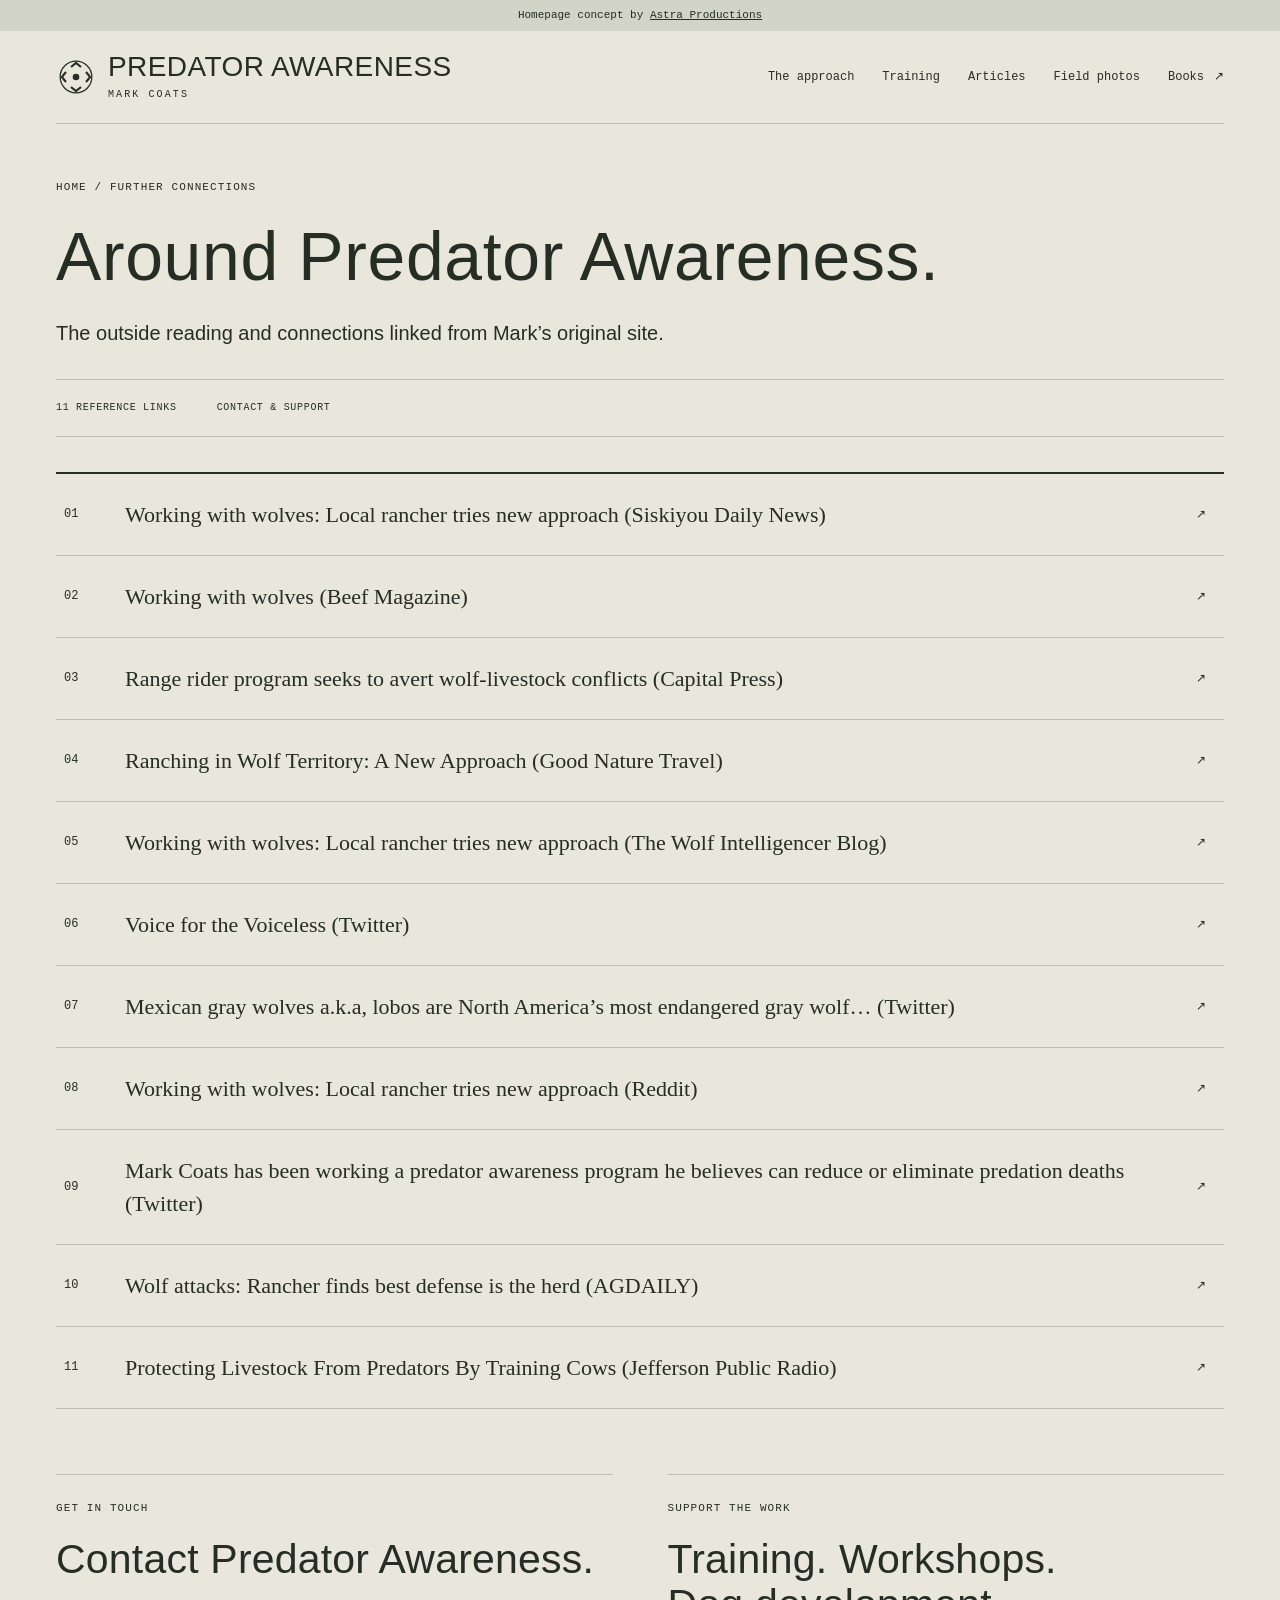
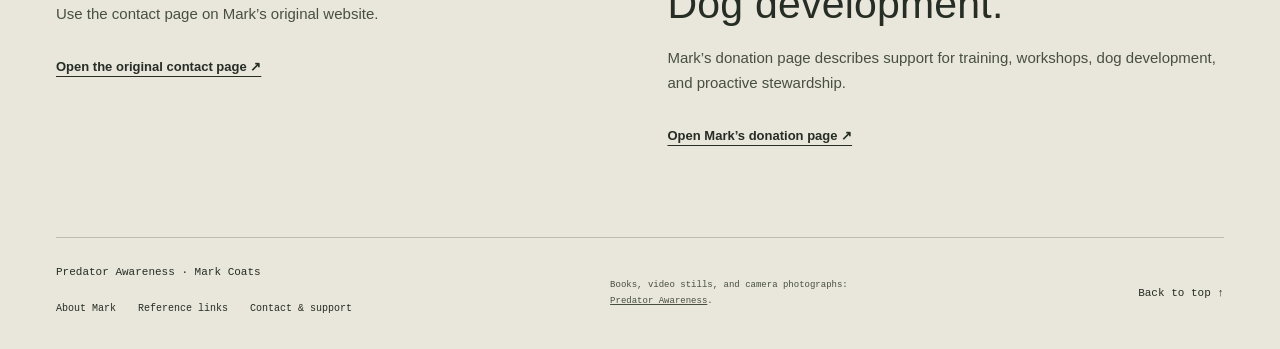
<file: links.html>
<!doctype html>
<html lang="en">
<head>
  <meta charset="utf-8">
  <meta name="viewport" content="width=device-width, initial-scale=1">
  <meta name="robots" content="noindex,nofollow,noarchive">
  <meta name="theme-color" content="#242c22">
  <title>Links, contact &amp; support | Predator Awareness — Mark Coats</title>
  <meta name="description" content="Mark Coats’ original reference links, plus routes to his existing contact and donation pages.">
  <meta property="og:type" content="website">
  <meta property="og:title" content="Links, contact &amp; support — Mark Coats">
  <meta property="og:description" content="Mark Coats’ original reference links, plus routes to his existing contact and donation pages.">
  <meta property="og:image" content="assets/social-preview.jpg">
  <meta property="og:image:width" content="1200">
  <meta property="og:image:height" content="630">
  <meta property="og:image:alt" content="Predator Awareness by Mark Coats, featuring Deterring Wolves and Other Predators">
  <link rel="icon" href="favicon.ico" sizes="any">
  <link rel="icon" type="image/png" sizes="16x16" href="favicon-16.png">
  <link rel="icon" type="image/png" sizes="32x32" href="favicon-32.png">
  <link rel="apple-touch-icon" sizes="180x180" href="apple-touch-icon.png">
  <link rel="stylesheet" href="styles.css">
  <script src="script.js" defer></script>
</head>
<body>
  <a class="skip-link" href="#main">Skip to content</a>
  <div class="concept-banner">Homepage concept by <a href="https://astraproductions.co/">Astra Productions</a></div>
  <header class="site-header wrap">
    <a class="brand" href="index.html#top" aria-label="Predator Awareness — back to top">
      <svg viewBox="0 0 48 48" width="44" height="44" aria-hidden="true"><circle cx="24" cy="24" r="19" fill="none" stroke="currentColor" stroke-width="1.5"/><path d="M18 12l6-5 6 5M36 18l5 6-5 6M30 36l-6 5-6-5M12 30l-5-6 5-6" fill="none" stroke="currentColor" stroke-width="2.5"/><circle cx="24" cy="24" r="4" fill="currentColor"/></svg>
      <span>Predator Awareness<small>MARK COATS</small></span>
    </a>
    <nav aria-label="Main navigation"><a href="index.html#approach">The approach</a><a href="training.html">Training</a><a href="articles.html">Articles</a><a href="field-observations.html">Field photos</a><a href="index.html#books">Books <span aria-hidden="true">↗</span></a></nav>
  </header>
<main id="main" tabindex="-1"><section class="collection-intro wrap" id="top"><p class="eyebrow"><a href="index.html">HOME</a> / FURTHER CONNECTIONS</p><h1>Around Predator Awareness.</h1><p class="collection-deck">The outside reading and connections linked from Mark’s original site.</p><div class="collection-stats"><span>11 REFERENCE LINKS</span><span>CONTACT & SUPPORT</span></div></section><section class="wrap catalog-section"><div class="reference-list"><a href="https://www.siskiyoudaily.com/story/news/environment/2017/10/03/working-with-wolves-8200-local/18594811007/"><span>01</span><strong>Working with wolves: Local rancher tries new approach (Siskiyou Daily News)</strong><span aria-hidden="true">↗</span></a><a href="https://www.beefmagazine.com/farm-succession/6-trending-headlines-working-wolves-plus-dont-do-estate-planning-mistake"><span>02</span><strong>Working with wolves (Beef Magazine)</strong><span aria-hidden="true">↗</span></a><a href="https://capitalpress.com/2016/07/15/range-rider-program-seeks-to-avert-wolf-livestock-conflicts/"><span>03</span><strong>Range rider program seeks to avert wolf-livestock conflicts (Capital Press)</strong><span aria-hidden="true">↗</span></a><a href="https://www.nathab.com/blog/ranching-in-wolf-territory-a-new-approach"><span>04</span><strong>Ranching in Wolf Territory: A New Approach (Good Nature Travel)</strong><span aria-hidden="true">↗</span></a><a href="https://thewolfintelligencer.com/2017/10/11/working-with-wolves-local-rancher-tries-new-approach/"><span>05</span><strong>Working with wolves: Local rancher tries new approach (The Wolf Intelligencer Blog)</strong><span aria-hidden="true">↗</span></a><a href="https://x.com/WldlifeDefence"><span>06</span><strong>Voice for the Voiceless (Twitter)</strong><span aria-hidden="true">↗</span></a><a href="https://x.com/MexicanWolves"><span>07</span><strong>Mexican gray wolves a.k.a, lobos are North America’s most endangered gray wolf… (Twitter)</strong><span aria-hidden="true">↗</span></a><a href="https://www.reddit.com/r/California/comments/749cqe/working_with_wolves_local_rancher_tries_new/"><span>08</span><strong>Working with wolves: Local rancher tries new approach (Reddit)</strong><span aria-hidden="true">↗</span></a><a href="https://mobile.twitter.com/search?q=Rancher%20Predator%20Awareness%20&amp;src=typed_query"><span>09</span><strong>Mark Coats has been working a predator awareness program he believes can reduce or eliminate predation deaths (Twitter)</strong><span aria-hidden="true">↗</span></a><a href="https://www.agdaily.com/livestock/wolf-attacks-rancher-defense-herd/"><span>10</span><strong>Wolf attacks: Rancher finds best defense is the herd (AGDAILY)</strong><span aria-hidden="true">↗</span></a><a href="https://www.ijpr.org/show/the-jefferson-exchange/2018-02-19/protecting-livestock-from-predators-by-training-cows"><span>11</span><strong>Protecting Livestock From Predators By Training Cows (Jefferson Public Radio)</strong><span aria-hidden="true">↗</span></a></div><div class="contact-support" id="contact"><article><p class="eyebrow">GET IN TOUCH</p><h2>Contact Predator Awareness.</h2><p>Use the contact page on Mark’s original website.</p><a class="text-link" href="https://rancherpredatorawareness.com/contact/">Open the original contact page ↗</a></article><article><p class="eyebrow">SUPPORT THE WORK</p><h2>Training. Workshops.<br>Dog development.</h2><p>Mark’s donation page describes support for training, workshops, dog development, and proactive stewardship.</p><a class="text-link" href="https://rancherpredatorawareness.com/donate/">Open Mark’s donation page ↗</a></article></div></section></main>
  <footer class="site-footer wrap"><div><p>Predator Awareness · Mark Coats</p><nav class="footer-nav" aria-label="More resources"><a href="index.html#mark">About Mark</a><a href="links.html">Reference links</a><a href="links.html#contact">Contact & support</a></nav></div><p class="credits">Books, video stills, and camera photographs: <a href="https://rancherpredatorawareness.com/">Predator Awareness</a>.</p><a href="#top">Back to top ↑</a></footer>
</body></html>
</file>
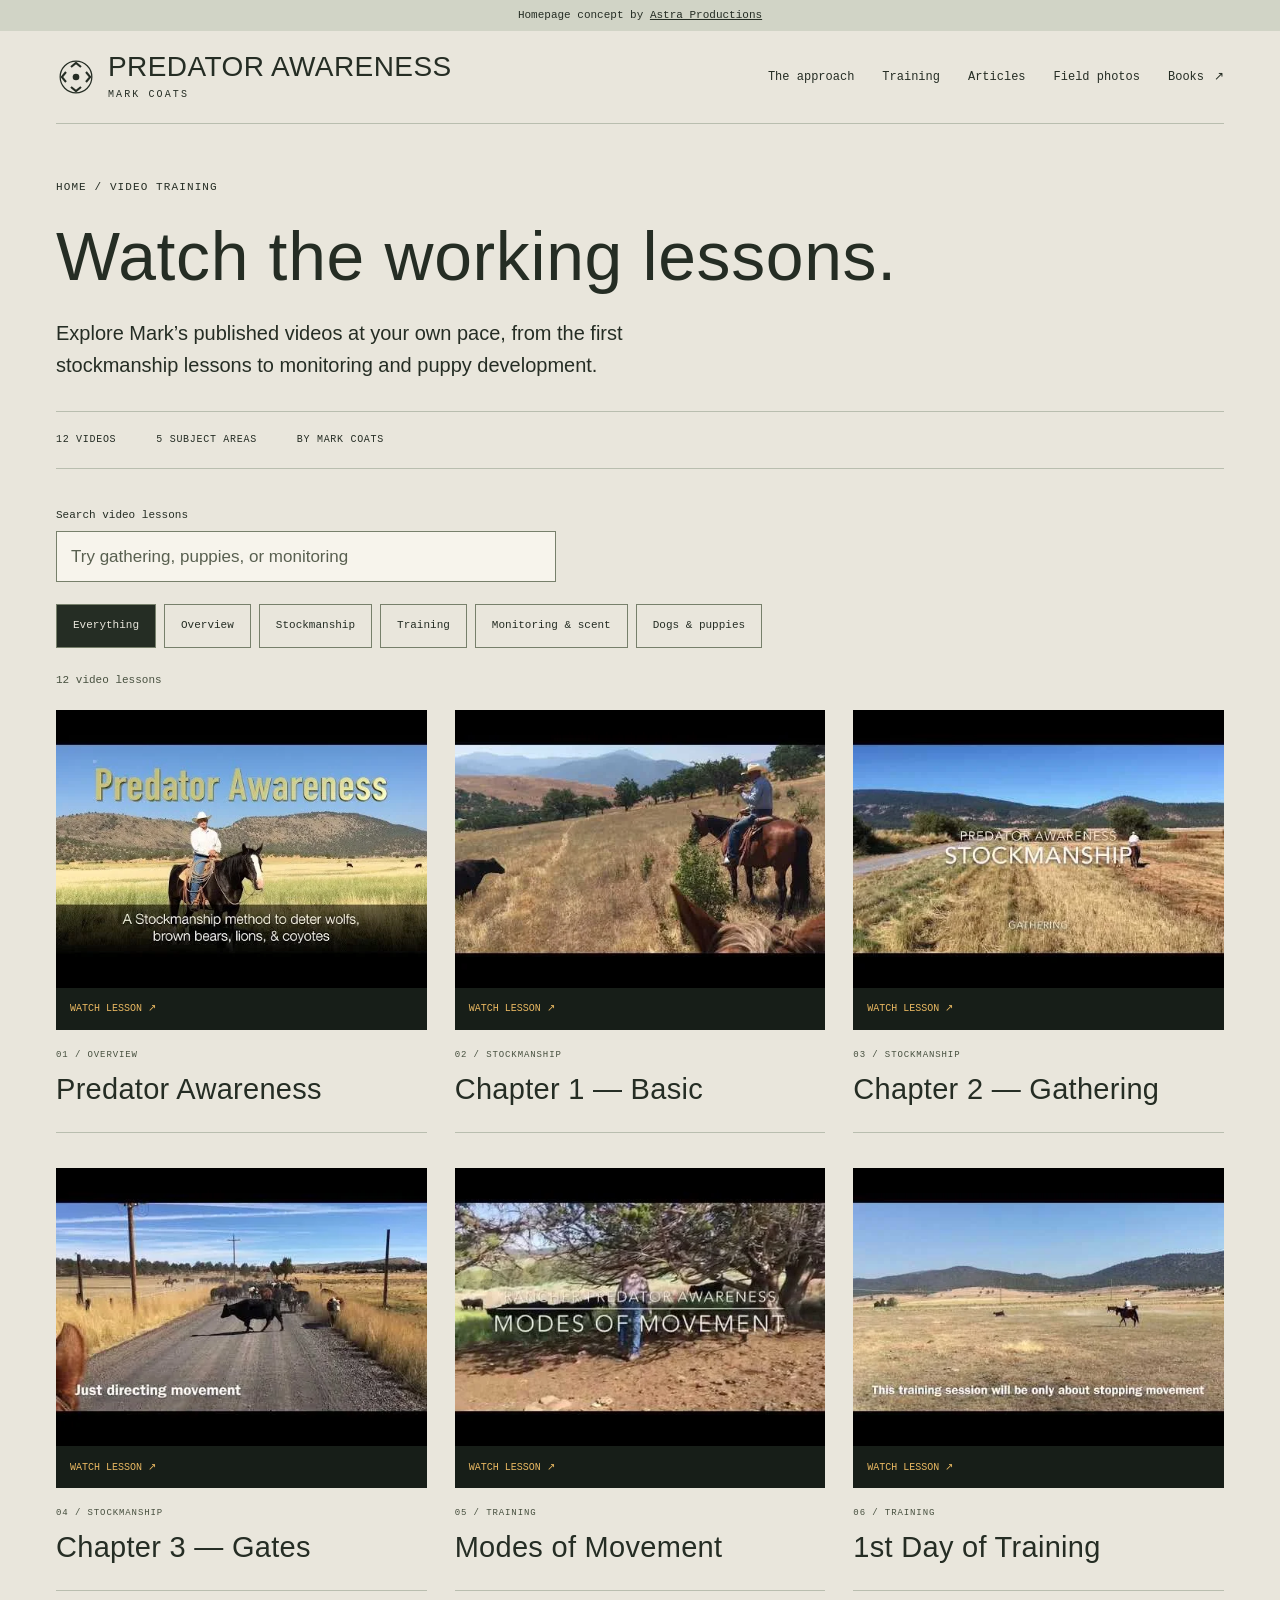
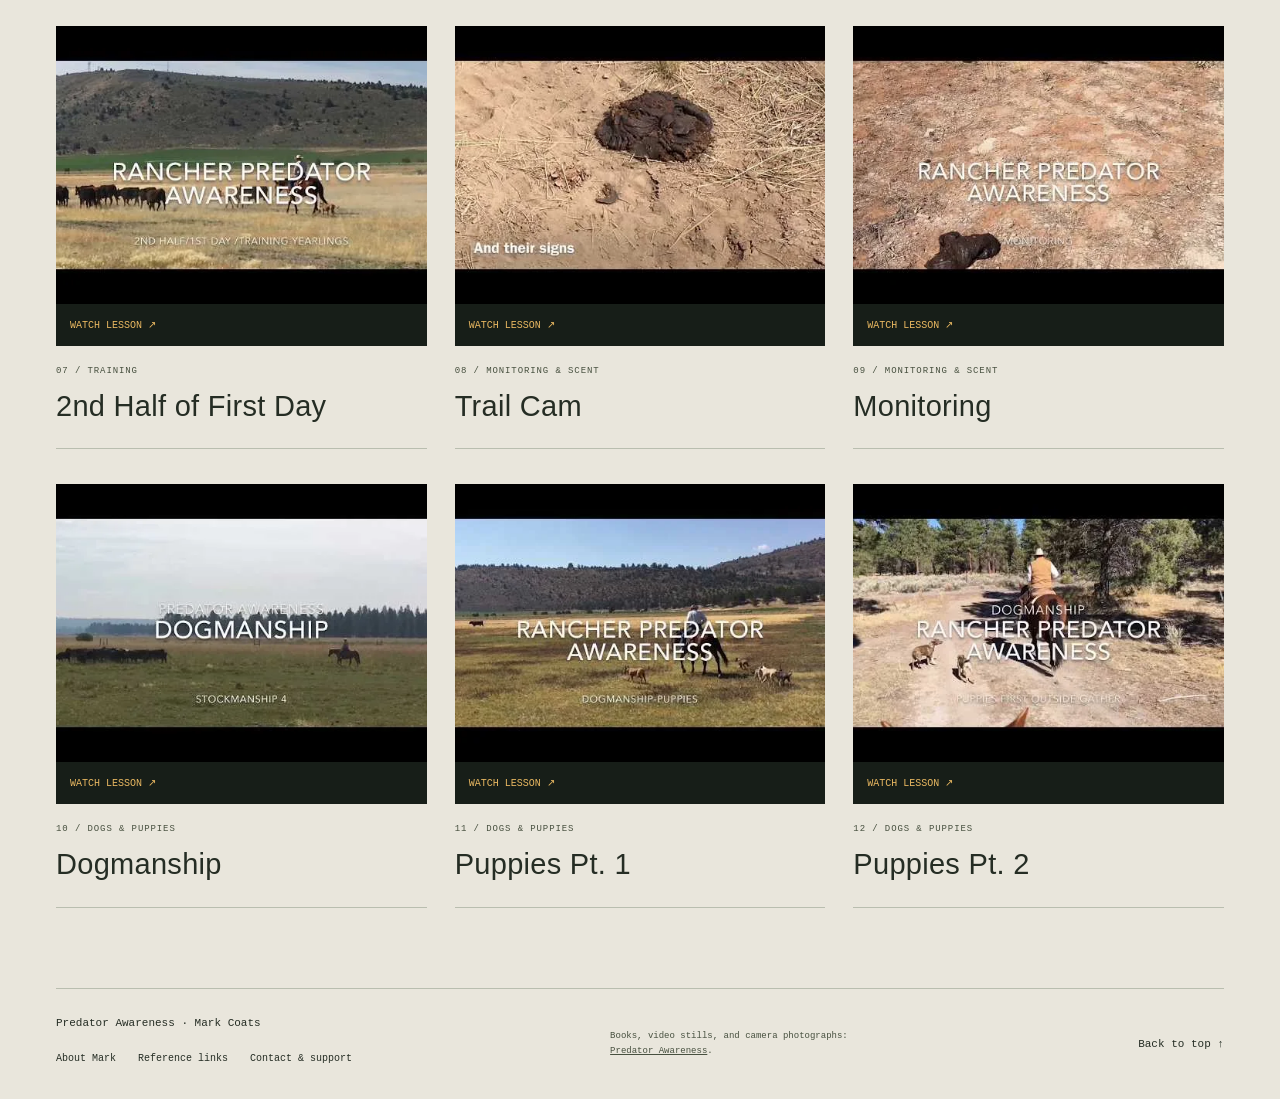
<file: training.html>
<!doctype html>
<html lang="en">
<head>
  <meta charset="utf-8">
  <meta name="viewport" content="width=device-width, initial-scale=1">
  <meta name="robots" content="noindex,nofollow,noarchive">
  <meta name="theme-color" content="#242c22">
  <title>Video training | Predator Awareness — Mark Coats</title>
  <meta name="description" content="All twelve published Predator Awareness videos: stockmanship, cattle training, monitoring, dogmanship, and puppies.">
  <meta property="og:type" content="website">
  <meta property="og:title" content="Video training — Mark Coats">
  <meta property="og:description" content="All twelve published Predator Awareness videos: stockmanship, cattle training, monitoring, dogmanship, and puppies.">
  <meta property="og:image" content="assets/social-preview.jpg">
  <meta property="og:image:width" content="1200">
  <meta property="og:image:height" content="630">
  <meta property="og:image:alt" content="Predator Awareness by Mark Coats, featuring Deterring Wolves and Other Predators">
  <link rel="icon" href="favicon.ico" sizes="any">
  <link rel="icon" type="image/png" sizes="16x16" href="favicon-16.png">
  <link rel="icon" type="image/png" sizes="32x32" href="favicon-32.png">
  <link rel="apple-touch-icon" sizes="180x180" href="apple-touch-icon.png">
  <link rel="stylesheet" href="styles.css">
  <script src="script.js" defer></script>
</head>
<body>
  <a class="skip-link" href="#main">Skip to content</a>
  <div class="concept-banner">Homepage concept by <a href="https://astraproductions.co/">Astra Productions</a></div>
  <header class="site-header wrap">
    <a class="brand" href="index.html#top" aria-label="Predator Awareness — back to top">
      <svg viewBox="0 0 48 48" width="44" height="44" aria-hidden="true"><circle cx="24" cy="24" r="19" fill="none" stroke="currentColor" stroke-width="1.5"/><path d="M18 12l6-5 6 5M36 18l5 6-5 6M30 36l-6 5-6-5M12 30l-5-6 5-6" fill="none" stroke="currentColor" stroke-width="2.5"/><circle cx="24" cy="24" r="4" fill="currentColor"/></svg>
      <span>Predator Awareness<small>MARK COATS</small></span>
    </a>
    <nav aria-label="Main navigation"><a href="index.html#approach">The approach</a><a href="training.html">Training</a><a href="articles.html">Articles</a><a href="field-observations.html">Field photos</a><a href="index.html#books">Books <span aria-hidden="true">↗</span></a></nav>
  </header>
<main id="main" tabindex="-1"><section class="collection-intro wrap" id="top"><p class="eyebrow"><a href="index.html">HOME</a> / VIDEO TRAINING</p><h1>Watch the working lessons.</h1><p class="collection-deck">Explore Mark’s published videos at your own pace, from the first stockmanship lessons to monitoring and puppy development.</p><div class="collection-stats"><span>12 VIDEOS</span><span>5 SUBJECT AREAS</span><span>BY MARK COATS</span></div></section><section class="catalog-section wrap" data-catalog><div class="catalog-controls" data-catalog-controls hidden><label class="catalog-search"><span>Search video lessons</span><input type="search" data-catalog-search placeholder="Try gathering, puppies, or monitoring" autocomplete="off"></label><div class="catalog-filters" role="group" aria-label="Filter video lessons"><button type="button" data-catalog-filter="all" aria-pressed="true">Everything</button><button type="button" data-catalog-filter="overview" aria-pressed="false">Overview</button><button type="button" data-catalog-filter="stockmanship" aria-pressed="false">Stockmanship</button><button type="button" data-catalog-filter="training" aria-pressed="false">Training</button><button type="button" data-catalog-filter="monitoring" aria-pressed="false">Monitoring & scent</button><button type="button" data-catalog-filter="dogs" aria-pressed="false">Dogs & puppies</button></div></div><p class="catalog-status" data-catalog-status role="status" aria-live="polite">12 video lessons</p><div class="video-grid"><article class="video-card" id="predator-awareness" data-catalog-item data-category="overview" data-search="Predator Awareness Overview"><a class="video-image" href="https://www.youtube.com/watch?v=ihdnySgOdLo" data-video-id="ihdnySgOdLo"><img src="assets/lessons/ihdnySgOdLo.webp" width="480" height="360" alt="Published video thumbnail for Predator Awareness" loading="lazy"><span>WATCH LESSON ↗</span></a><div class="video-description"><p class="eyebrow">01 / OVERVIEW</p><h2><a href="https://www.youtube.com/watch?v=ihdnySgOdLo" data-video-id="ihdnySgOdLo">Predator Awareness</a></h2></div></article><article class="video-card" id="chapter-1-basic" data-catalog-item data-category="stockmanship" data-search="Chapter 1 — Basic Stockmanship"><a class="video-image" href="https://www.youtube.com/watch?v=bJQQ6dTmtVs" data-video-id="bJQQ6dTmtVs"><img src="assets/lessons/bJQQ6dTmtVs.webp" width="480" height="360" alt="Published video thumbnail for Chapter 1 — Basic" loading="lazy"><span>WATCH LESSON ↗</span></a><div class="video-description"><p class="eyebrow">02 / STOCKMANSHIP</p><h2><a href="https://www.youtube.com/watch?v=bJQQ6dTmtVs" data-video-id="bJQQ6dTmtVs">Chapter 1 — Basic</a></h2></div></article><article class="video-card" id="chapter-2-gathering" data-catalog-item data-category="stockmanship" data-search="Chapter 2 — Gathering Stockmanship"><a class="video-image" href="https://www.youtube.com/watch?v=WId0Ocr-tN8" data-video-id="WId0Ocr-tN8"><img src="assets/lessons/WId0Ocr-tN8.webp" width="480" height="360" alt="Published video thumbnail for Chapter 2 — Gathering" loading="lazy"><span>WATCH LESSON ↗</span></a><div class="video-description"><p class="eyebrow">03 / STOCKMANSHIP</p><h2><a href="https://www.youtube.com/watch?v=WId0Ocr-tN8" data-video-id="WId0Ocr-tN8">Chapter 2 — Gathering</a></h2></div></article><article class="video-card" id="chapter-3-gates" data-catalog-item data-category="stockmanship" data-search="Chapter 3 — Gates Stockmanship"><a class="video-image" href="https://www.youtube.com/watch?v=ynhKEKsv2dE" data-video-id="ynhKEKsv2dE"><img src="assets/lessons/ynhKEKsv2dE.webp" width="480" height="360" alt="Published video thumbnail for Chapter 3 — Gates" loading="lazy"><span>WATCH LESSON ↗</span></a><div class="video-description"><p class="eyebrow">04 / STOCKMANSHIP</p><h2><a href="https://www.youtube.com/watch?v=ynhKEKsv2dE" data-video-id="ynhKEKsv2dE">Chapter 3 — Gates</a></h2></div></article><article class="video-card" id="modes-of-movement" data-catalog-item data-category="training" data-search="Modes of Movement Training"><a class="video-image" href="https://www.youtube.com/watch?v=dyxIihMpf9E" data-video-id="dyxIihMpf9E"><img src="assets/lessons/dyxIihMpf9E.webp" width="480" height="360" alt="Published video thumbnail for Modes of Movement" loading="lazy"><span>WATCH LESSON ↗</span></a><div class="video-description"><p class="eyebrow">05 / TRAINING</p><h2><a href="https://www.youtube.com/watch?v=dyxIihMpf9E" data-video-id="dyxIihMpf9E">Modes of Movement</a></h2></div></article><article class="video-card" id="1st-day-of-training" data-catalog-item data-category="training" data-search="1st Day of Training Training"><a class="video-image" href="https://www.youtube.com/watch?v=7TDaLoaKAYs" data-video-id="7TDaLoaKAYs"><img src="assets/lessons/7TDaLoaKAYs.webp" width="480" height="360" alt="Published video thumbnail for 1st Day of Training" loading="lazy"><span>WATCH LESSON ↗</span></a><div class="video-description"><p class="eyebrow">06 / TRAINING</p><h2><a href="https://www.youtube.com/watch?v=7TDaLoaKAYs" data-video-id="7TDaLoaKAYs">1st Day of Training</a></h2></div></article><article class="video-card" id="2nd-half-of-first-day" data-catalog-item data-category="training" data-search="2nd Half of First Day Training"><a class="video-image" href="https://www.youtube.com/watch?v=dKqC3oSvej4" data-video-id="dKqC3oSvej4"><img src="assets/lessons/dKqC3oSvej4.webp" width="480" height="360" alt="Published video thumbnail for 2nd Half of First Day" loading="lazy"><span>WATCH LESSON ↗</span></a><div class="video-description"><p class="eyebrow">07 / TRAINING</p><h2><a href="https://www.youtube.com/watch?v=dKqC3oSvej4" data-video-id="dKqC3oSvej4">2nd Half of First Day</a></h2></div></article><article class="video-card" id="trail-cam" data-catalog-item data-category="monitoring" data-search="Trail Cam Monitoring &amp; scent"><a class="video-image" href="https://www.youtube.com/watch?v=IujPPWwdmAo" data-video-id="IujPPWwdmAo"><img src="assets/lessons/IujPPWwdmAo.webp" width="480" height="360" alt="Published video thumbnail for Trail Cam" loading="lazy"><span>WATCH LESSON ↗</span></a><div class="video-description"><p class="eyebrow">08 / MONITORING & SCENT</p><h2><a href="https://www.youtube.com/watch?v=IujPPWwdmAo" data-video-id="IujPPWwdmAo">Trail Cam</a></h2></div></article><article class="video-card" id="monitoring" data-catalog-item data-category="monitoring" data-search="Monitoring Monitoring &amp; scent"><a class="video-image" href="https://www.youtube.com/watch?v=OxcPqs2JBaM" data-video-id="OxcPqs2JBaM"><img src="assets/lessons/OxcPqs2JBaM.webp" width="480" height="360" alt="Published video thumbnail for Monitoring" loading="lazy"><span>WATCH LESSON ↗</span></a><div class="video-description"><p class="eyebrow">09 / MONITORING & SCENT</p><h2><a href="https://www.youtube.com/watch?v=OxcPqs2JBaM" data-video-id="OxcPqs2JBaM">Monitoring</a></h2></div></article><article class="video-card" id="dogmanship" data-catalog-item data-category="dogs" data-search="Dogmanship Dogs &amp; puppies"><a class="video-image" href="https://www.youtube.com/watch?v=EK7SWOvIjGg" data-video-id="EK7SWOvIjGg"><img src="assets/lessons/EK7SWOvIjGg.webp" width="480" height="360" alt="Published video thumbnail for Dogmanship" loading="lazy"><span>WATCH LESSON ↗</span></a><div class="video-description"><p class="eyebrow">10 / DOGS & PUPPIES</p><h2><a href="https://www.youtube.com/watch?v=EK7SWOvIjGg" data-video-id="EK7SWOvIjGg">Dogmanship</a></h2></div></article><article class="video-card" id="puppies-pt-1" data-catalog-item data-category="dogs" data-search="Puppies Pt. 1 Dogs &amp; puppies"><a class="video-image" href="https://www.youtube.com/watch?v=QmiWC8QYW2k" data-video-id="QmiWC8QYW2k"><img src="assets/lessons/QmiWC8QYW2k.webp" width="480" height="360" alt="Published video thumbnail for Puppies Pt. 1" loading="lazy"><span>WATCH LESSON ↗</span></a><div class="video-description"><p class="eyebrow">11 / DOGS & PUPPIES</p><h2><a href="https://www.youtube.com/watch?v=QmiWC8QYW2k" data-video-id="QmiWC8QYW2k">Puppies Pt. 1</a></h2></div></article><article class="video-card" id="puppies-pt-2" data-catalog-item data-category="dogs" data-search="Puppies Pt. 2 Dogs &amp; puppies"><a class="video-image" href="https://www.youtube.com/watch?v=5FqztumeShE" data-video-id="5FqztumeShE"><img src="assets/lessons/5FqztumeShE.webp" width="480" height="360" alt="Published video thumbnail for Puppies Pt. 2" loading="lazy"><span>WATCH LESSON ↗</span></a><div class="video-description"><p class="eyebrow">12 / DOGS & PUPPIES</p><h2><a href="https://www.youtube.com/watch?v=5FqztumeShE" data-video-id="5FqztumeShE">Puppies Pt. 2</a></h2></div></article></div><p class="catalog-empty" hidden>No lessons match those words. Try a different search or choose Everything.</p></section><dialog id="lesson-dialog" aria-labelledby="lesson-title"><div class="photo-dialog-top"><h2 id="lesson-title"></h2><button type="button" data-lesson-close>Close ×</button></div><div class="lesson-player"></div><a class="lesson-fallback text-link" href="https://www.youtube.com/">Open this lesson on YouTube ↗</a></dialog></main>
  <footer class="site-footer wrap"><div><p>Predator Awareness · Mark Coats</p><nav class="footer-nav" aria-label="More resources"><a href="index.html#mark">About Mark</a><a href="links.html">Reference links</a><a href="links.html#contact">Contact & support</a></nav></div><p class="credits">Books, video stills, and camera photographs: <a href="https://rancherpredatorawareness.com/">Predator Awareness</a>.</p><a href="#top">Back to top ↑</a></footer>
</body></html>
</file>
<file: styles.css>
/* Mark Coats: camera observations, livestock behavior, and working reference material. */
:root{--paper:#e9e6dc;--ink:#252d24;--muted:#596050;--line:#b9beaf;--gold:#e9b861;--rust:#95452d;--mono:Consolas,'Courier New',monospace;--display:Impact,'Arial Narrow',sans-serif;--body:'Segoe UI',Arial,sans-serif}
*{box-sizing:border-box}html{scroll-behavior:smooth;scroll-padding-top:20px}body{margin:0;background:var(--paper);color:var(--ink);font:17px/1.65 var(--body)}a{color:inherit;text-decoration:none}a:hover{text-decoration:underline;text-underline-offset:5px}button{font:inherit;cursor:pointer}img,svg{display:block;max-width:100%;height:auto}h1,h2,h3,p,figure{margin:0}h1,h2,h3{line-height:1.08;font-weight:400}h2{font-family:var(--display);font-size:clamp(40px,4.4vw,66px);letter-spacing:.005em}h3{font-family:Georgia,serif;font-size:28px}p+p{margin-top:18px}[hidden]{display:none!important}.wrap{width:calc(100% - 112px);max-width:1280px;margin-inline:auto}.section-space{padding-block:86px}.eyebrow{font:11px/1.6 var(--mono);letter-spacing:.1em}.eyebrow+h2{margin-top:22px}.lead{font-size:25px;line-height:1.4}.skip-link{position:fixed;top:8px;left:-9999px;z-index:99;padding:10px 20px;background:white;color:var(--ink)}.skip-link:focus{left:8px}a:focus-visible,button:focus-visible{outline:3px solid #b36c12;outline-offset:5px}.concept-banner{text-align:center;background:#d1d4c6;font:11px/1.5 var(--mono);padding:7px 12px}.concept-banner a{text-decoration:underline}.site-header{display:flex;align-items:center;justify-content:space-between;gap:30px;padding-block:21px}.brand{display:flex;gap:12px;align-items:center}.brand>span{font-family:var(--display);font-size:28px;line-height:1.1;text-transform:uppercase;letter-spacing:.015em}.brand small{font:10px/1.4 var(--mono);display:block;letter-spacing:.21em;margin-top:6px}.brand svg{width:40px}.site-header nav{display:flex;gap:28px;font:12px var(--mono)}.site-header nav a{min-height:44px;display:flex;align-items:center;gap:10px}.range-opening{display:grid;grid-template-columns:45% 55%;background:var(--ink);color:var(--paper);border-top:1px solid #525a48}.range-copy{padding:48px 45px 38px max(56px,calc((100vw - 1280px)/2))}.range-copy>.eyebrow{color:#d2d7c4}.range-copy h1{font-family:var(--display);font-size:clamp(70px,7.6vw,114px);line-height:.93;letter-spacing:.012em;margin-top:25px}.range-copy h1>span{color:var(--gold)}.range-deck{font-family:Georgia,serif;font-size:22px;line-height:1.5;margin-top:26px}.button{display:inline-flex;gap:30px;justify-content:space-between;align-items:center;background:var(--gold);color:#252d24;min-height:49px;padding:13px 19px;font-size:13px;font-weight:650;border:1px solid transparent}.button:hover{background:#f6ce8a;text-decoration:none}.range-copy>.button{margin-top:23px}.button span{font-size:22px;line-height:1}.opening-book{display:flex;gap:18px;padding-top:25px;margin-top:29px;border-top:1px solid #626b55;align-items:center;max-width:470px}.opening-book:hover{text-decoration:none}.opening-book>img{width:76px;height:114px;object-fit:contain;flex-shrink:0}.opening-book small{display:block;font:9px/1.5 var(--mono);letter-spacing:.08em;color:#d2d7c4}.opening-book strong{display:block;font:21px/1.15 Georgia,serif;margin-top:7px}.opening-book em{display:block;font:11px/1.5 var(--body);margin-top:7px;color:#d2d7c4}.opening-book b{display:block;font:11px/1.6 var(--mono);margin-top:9px;color:var(--gold)}.camera-window{position:relative;min-width:0;padding:0 0 22px;background:#171e18;display:flex;flex-direction:column;justify-content:center;border-left:1px solid #626b55}.camera-topline{font:10px/1.5 var(--mono);display:flex;gap:10px;align-items:center;padding:18px 25px;border-bottom:1px solid #626b55;color:#e5e7d9}.camera-mode{margin-left:auto;color:var(--gold)}.record-dot{width:6px;height:6px;background:var(--gold);border-radius:50%;flex-shrink:0}.camera-frames{flex:1;display:flex;flex-direction:column}.camera-frames figure{flex:1;display:flex;flex-direction:column}.camera-frames img{width:100%;aspect-ratio:711/400;object-fit:contain;background:#121812}.camera-frames figcaption{padding:25px 33px 20px;position:relative;flex:1;border-top:1px solid #626b55;background:repeating-linear-gradient(0deg,transparent,transparent 35px,#ffffff04 36px)}.camera-frames figcaption>span{font:10px/1.5 var(--mono);color:var(--gold);letter-spacing:.1em}.camera-frames strong{display:block;font:39px/1.15 var(--display);letter-spacing:.015em;margin-top:14px}.camera-frames p{font-size:15px;color:#d2d7c4;margin-top:10px;max-width:460px}.camera-controls{display:flex;gap:0;padding-inline:33px;margin-top:10px}.camera-controls button{background:transparent;border:1px solid #68735d;padding:13px 16px;color:#d2d7c4;flex:1;font:11px/1.5 var(--mono);min-height:48px;display:flex;gap:12px;align-items:center}.camera-controls button+button{border-left:0}.camera-controls button[aria-pressed=true]{background:var(--gold);color:var(--ink);border-color:var(--gold)}.camera-controls button:hover{box-shadow:inset 0 -3px var(--gold)}.camera-credit{font:9px/1.6 var(--mono);color:#c9cfbe;margin:18px 33px 0}.range-route{display:grid;grid-template-columns:1.4fr repeat(3,1fr);gap:25px;align-items:center;padding:18px 56px;border-bottom:1px solid var(--line);font:11px/1.5 var(--mono)}.range-route>span{font-size:10px}.range-route a{min-height:44px;display:flex;align-items:center}.approach{background:#d6d9cb;position:relative}.approach-grid{display:grid;grid-template-columns:1fr 1fr;gap:70px;align-items:center;padding-block:78px}.approach-copy h2{font-size:76px}.approach-copy .lead{margin-top:28px;font-family:Georgia,serif;max-width:420px}.approach-copy>p:not(.lead):not(.eyebrow){margin-top:22px;max-width:460px;font-size:16px}.text-link{display:inline-flex;align-items:center;gap:13px;min-height:44px;font-size:13px;font-weight:600;text-decoration:underline;text-underline-offset:5px}.text-link small{font:10px var(--mono)}.light{margin-top:24px}.herd-figure{padding:28px 28px 22px;background:var(--ink);color:var(--paper);transform:rotate(2deg);box-shadow:12px 12px 0 #aeb79f}.herd-figure svg{width:100%}.herd-figure figcaption{font:10px/1.6 var(--mono);text-align:center;color:#e1e4d7;padding-bottom:8px}.book-spread{display:grid;grid-template-columns:45% 55%;background:#95452d;color:#fff5df}.book-object{padding:66px 56px;background:#873d29;display:flex;flex-direction:column;align-items:center;justify-content:center;border-right:1px solid #c08062;position:relative}.book-object>img{width:285px;margin-block:36px;box-shadow:16px 20px 25px #361e2166;transform:rotate(-5deg)}.book-object>span{font:10px var(--mono);letter-spacing:.12em}.book-reading{padding:65px 64px}.book-reading h2{font:46px/1.1 Georgia,serif;margin-top:20px;letter-spacing:-.035em}.book-subtitle{font-family:Georgia,serif;font-size:19px;font-style:italic;margin-top:15px}.book-reading>p:not(.eyebrow):not(.book-subtitle){font-size:15px;max-width:500px;margin-top:24px}.reading-notes{margin-block:30px}.reading-notes article{padding:16px 0;border-top:1px solid #c08062}.reading-notes article>span{font:9px var(--mono);letter-spacing:.12em;color:#ffe3b1}.reading-notes h3{font:23px/1.3 Georgia,serif;margin-top:7px}.reading-notes p{font-size:14px;max-width:500px;margin-top:8px}.book-reading>.button{background:#fff5df}.section-heading{display:flex;align-items:flex-end;justify-content:space-between;gap:55px;margin-bottom:35px}.section-heading>p{max-width:310px;font-size:16px;color:var(--muted)}.section-heading .eyebrow{max-width:600px}.training-grid{display:grid;grid-template-columns:1fr 1fr;gap:52px}.field-photo{position:relative;transform:rotate(-1.5deg);border:10px solid #f9f7ef;border-bottom-width:35px;box-shadow:4px 5px 0 #c7c9bc;height:max-content;margin-top:15px}.field-photo figcaption{position:absolute;bottom:-27px;left:3px;right:0;font:9px/1.5 var(--mono)}.tiny-dot{display:none}.lesson-list{border-top:2px solid var(--ink)}.lesson-list a{display:grid;grid-template-columns:30px 1fr 20px;align-items:center;gap:20px;padding:21px 8px;border-bottom:1px solid var(--line);min-height:94px}.lesson-list a:hover{background:#d6d9cb;text-decoration:none}.lesson-number{font:15px var(--mono);color:var(--muted)}.lesson-list small{font:10px/1.5 var(--mono);color:var(--muted);display:block}.lesson-list strong{font-family:var(--display);font-size:29px;font-weight:400;display:block;line-height:1.2;margin-top:5px}.library-section{background:#d6d9cb;border-top:1px solid var(--line);border-bottom:1px solid var(--line)}.library-toolbar{display:flex;justify-content:space-between;align-items:center;gap:20px;margin-bottom:0;padding-bottom:23px;border-bottom:2px solid var(--ink)}.filters{display:flex;flex-wrap:wrap;gap:8px}.filters button{background:transparent;color:var(--ink);border:1px solid #77806b;font:11px/1.5 var(--mono);padding:12px 14px;min-height:44px}.filters button[aria-pressed=true]{background:var(--ink);color:#fff5df}.filters button:hover{box-shadow:inset 0 -3px #77806b}.result-count{font:10px var(--mono);color:#47503f;white-space:nowrap}.resource{display:grid;grid-template-columns:190px 1fr 60px;gap:25px;padding:24px 0;border-bottom:1px solid #a6af99;align-items:center}.resource:hover{background:#cbd1bf;text-decoration:none}.resource-topic{font:10px/1.5 var(--mono);letter-spacing:.06em}.resource strong{display:block;font:27px/1.25 Georgia,serif;letter-spacing:-.025em}.resource small{display:block;font-size:13px;margin-top:7px;color:#47503f}.resource-format{font:11px var(--mono);display:flex;justify-content:space-between;gap:15px}.resource-format>span{font-size:22px}.mark-section{display:grid;grid-template-columns:1.1fr .65fr 1fr;gap:36px;position:relative}.mark-section h2{font-size:52px}.mark-section .eyebrow{font-size:10px}.origin-year{font:85px/1 var(--display);color:var(--rust);align-self:center;transform:rotate(-6deg);text-align:center}.origin-year span{font:9px/1.5 var(--mono);display:block;margin-top:12px}.mark-copy .lead{font:22px/1.4 Georgia,serif}.mark-copy>p:not(.lead){font-size:14px;color:#47503f}.companion{display:grid;grid-template-columns:180px 1fr;align-items:center;gap:50px;border-top:2px solid var(--ink);border-bottom:1px solid var(--line);padding-block:35px;position:relative}.companion-cover{background:#d6d9cb;padding:15px}.companion-cover img{width:145px}.companion-copy h2{font:37px/1.15 Georgia,serif;margin-top:15px;letter-spacing:-.035em}.companion-copy h2 span{font-style:italic}.companion-copy>p:not(.eyebrow){font-size:15px;margin-top:20px}.companion-copy .text-link{margin-top:15px}.companion-mark{position:absolute;right:0;bottom:45px;width:100px;color:#849176;opacity:.4}.closing{text-align:center}.closing h2{font:79px/.98 var(--display);margin-top:23px}.closing>p:not(.eyebrow){margin-top:25px;color:#47503f;font-size:16px}.closing-links{display:flex;gap:28px;justify-content:center;align-items:center;margin-top:27px}.closing .button{background:var(--ink);color:var(--paper)}.site-footer{display:flex;align-items:center;justify-content:space-between;gap:25px;border-top:1px solid var(--line);padding-block:25px;font:11px/1.7 var(--mono)}.site-footer p{margin:0}.credits{font-size:9px;color:#47503f;max-width:340px}.credits a{text-decoration:underline}.site-footer>a{min-height:44px;display:flex;align-items:center;gap:15px}
@media(min-width:1600px){.range-copy{padding-right:65px}.camera-window{padding-right:max(0px,calc((100vw - 1600px)/2))}}
@media(max-width:1100px){.wrap{width:calc(100% - 64px)}.site-header nav{gap:18px;font-size:11px}.brand>span{font-size:24px}.range-copy{padding:35px 30px}.range-copy h1{font-size:84px}.range-deck{font-size:20px}.camera-topline{font-size:8px;padding-inline:20px}.camera-frames figcaption{padding-inline:25px}.camera-frames strong{font-size:34px}.camera-controls{padding-inline:25px}.camera-controls button{font-size:10px;padding:12px;gap:9px}.camera-credit{margin-inline:25px;font-size:8px}.opening-book strong{font-size:19px}.range-route{padding:16px 32px;gap:20px;font-size:10px}.range-route>span{font-size:8px}.approach-grid{gap:50px}.approach-copy h2{font-size:65px}.herd-figure{padding:20px}.book-object{padding:50px 32px}.book-object img{width:240px}.book-reading{padding:50px 35px}.book-reading h2{font-size:38px}.book-subtitle{font-size:17px}.reading-notes h3{font-size:22px}.section-heading{gap:35px}.section-heading>p{max-width:270px}.training-grid{gap:35px}.lesson-list strong{font-size:25px}.resource{grid-template-columns:165px 1fr 55px}.mark-section{grid-template-columns:1fr .6fr 1fr;gap:25px}.mark-section h2{font-size:44px}.origin-year{font-size:68px}.origin-year span{font-size:8px}.mark-copy .lead{font-size:20px}.companion-mark{width:75px}}
@media(max-width:800px){.wrap{width:calc(100% - 44px)}.site-header{flex-direction:column;align-items:flex-start;gap:15px;padding-block:18px 10px}.site-header nav{width:100%;justify-content:space-between}.range-copy{padding:32px 23px}.range-copy h1{font-size:69px}.range-copy>.eyebrow{font-size:9px}.range-deck{font-size:18px}.opening-book{gap:12px}.opening-book>img{width:61px;height:92px}.opening-book strong{font-size:17px}.opening-book small{font-size:8px}.opening-book em{font-size:10px}.range-copy>.button{font-size:11px;padding-inline:13px;gap:15px}.camera-topline>span:nth-child(2){max-width:170px}.camera-frames strong{font-size:31px}.camera-frames p{font-size:14px}.camera-controls{padding-inline:18px}.camera-controls button{display:block;padding:10px 5px;font-size:9px}.camera-controls button span{display:block}.range-route{grid-template-columns:repeat(3,1fr);padding:10px 22px;gap:12px}.range-route>span{grid-column:1/-1}.section-space{padding-block:65px}.approach-grid{gap:35px;padding-block:60px}.approach-copy h2{font-size:55px}.approach-copy .lead{font-size:22px}.approach-copy>p:not(.lead):not(.eyebrow){font-size:15px}.herd-figure{box-shadow:8px 8px 0 #aeb79f;padding:12px}.herd-figure figcaption{font-size:8px}.light{font-size:12px;flex-wrap:wrap;gap:10px}.book-object{padding:40px 20px}.book-object>.eyebrow{font-size:9px;text-align:center}.book-object>span{font-size:8px;text-align:center;line-height:1.6}.book-object img{width:210px}.book-reading{padding:40px 25px}.book-reading h2{font-size:33px}.book-reading>.eyebrow{font-size:9px}.book-subtitle{font-size:15px}.reading-notes h3{font-size:21px}.reading-notes p{font-size:13px}.section-heading>p{max-width:230px;font-size:14px}.section-heading .eyebrow{font-size:9px}.training-grid{gap:28px}.lesson-list a{padding:15px 0;gap:12px;min-height:82px;grid-template-columns:22px 1fr 18px}.lesson-list strong{font-size:23px}.lesson-list small{font-size:8px}.field-photo figcaption{font-size:8px}.library-toolbar{flex-direction:column;align-items:flex-start;gap:15px}.resource{grid-template-columns:130px 1fr 45px;gap:20px}.resource-topic{font-size:9px}.resource strong{font-size:23px}.mark-section{grid-template-columns:1fr 1fr}.mark-section>div:first-child{grid-column:1/-1}.origin-year{font-size:110px}.origin-year span{font-size:10px}.mark-copy .lead{font-size:23px}.companion{grid-template-columns:145px 1fr;gap:30px}.companion-copy h2{font-size:31px}.companion-mark{display:none}.closing h2{font-size:70px}.site-footer{flex-wrap:wrap}.credits{order:3;max-width:none;width:100%}}
@media(max-width:600px){.wrap{width:calc(100% - 36px)}body{font-size:16px}.concept-banner{font-size:9px}.brand>span{font-size:26px}.brand svg{width:35px}.site-header nav{font-size:10px;gap:8px}.site-header nav a{gap:5px}.range-opening{grid-template-columns:1fr}.range-copy{padding:30px 22px}.range-copy>.eyebrow{font-size:10px}.range-copy h1{font-size:67px;line-height:.92;margin-top:22px}.range-copy h1{max-width:360px}.range-deck{font-size:20px;margin-top:22px}.range-copy>.button{font-size:12px;margin-top:20px;padding-inline:17px}.opening-book{margin-top:23px;padding-top:21px;gap:18px;max-width:none}.opening-book>img{width:68px;height:102px}.opening-book strong{font-size:20px}.opening-book small{font-size:8px}.opening-book em{font-size:11px}.opening-book b{font-size:10px}.camera-window{border-left:0;border-top:1px solid #626b55;padding-bottom:20px}.camera-topline{font-size:9px;padding:16px 20px}.camera-topline>span:nth-child(2){max-width:none;font-size:8px}.camera-frames figcaption{padding:22px}.camera-frames strong{font-size:36px}.camera-frames p{font-size:14px}.camera-controls{padding-inline:22px;margin-top:0}.camera-controls button{display:flex;padding:11px 10px;gap:10px;font-size:10px}.camera-controls button span{display:inline}.camera-credit{font-size:8px;margin:16px 22px 0}.range-route{gap:5px 12px;padding-inline:20px;font-size:9px;grid-template-columns:1fr}.range-route>span{padding-top:10px;font-size:9px}.range-route a{border-bottom:1px solid var(--line);justify-content:space-between;min-height:43px}.range-route a:last-child{border:0}.approach-grid{grid-template-columns:1fr;gap:35px;padding-block:48px}.approach-copy h2{font-size:63px}.eyebrow{font-size:10px}.approach-copy .eyebrow{max-width:300px}.approach-copy .lead{font-size:24px}.approach-copy>p:not(.lead):not(.eyebrow){font-size:15px}.herd-figure{width:calc(100% - 15px);max-width:365px;justify-self:center;margin-block:5px 15px;padding:18px}.herd-figure figcaption{font-size:9px}.book-spread{grid-template-columns:1fr}.book-object{padding:36px 25px;border-right:0;border-bottom:1px solid #c08062}.book-object img{width:205px;margin-block:28px}.book-object>span{font-size:9px}.book-object>.eyebrow{font-size:10px}.book-reading{padding:38px 22px 45px}.book-reading h2{font-size:38px}.book-reading>.eyebrow{font-size:10px}.book-subtitle{font-size:18px}.book-reading>p:not(.eyebrow):not(.book-subtitle){font-size:15px}.reading-notes h3{font-size:25px}.reading-notes p{font-size:14px}.section-space{padding-block:50px}h2{font-size:46px}.section-heading{display:block;margin-bottom:28px}.section-heading>p{max-width:none;font-size:15px;margin-top:20px}.section-heading .eyebrow{font-size:9px}.training-grid{grid-template-columns:1fr;gap:32px}.field-photo{margin-inline:5px}.field-photo figcaption{font-size:8px}.lesson-list a{min-height:92px;gap:16px;grid-template-columns:24px 1fr 20px;padding:17px 3px}.lesson-list small{font-size:9px}.lesson-list strong{font-size:29px}.filters{gap:7px}.filters button{font-size:10px;padding:11px 12px}.library-toolbar{gap:16px}.resource{grid-template-columns:1fr 45px;gap:9px 15px;padding-block:23px}.resource-topic{grid-column:1;font-size:9px}.resource>span:nth-child(2){grid-column:1;grid-row:2}.resource-format{grid-column:2;grid-row:1/span 2}.resource strong{font-size:25px}.resource small{font-size:12px;line-height:1.6;margin-top:9px}.mark-section{grid-template-columns:1fr;gap:30px}.mark-section>div:first-child{grid-column:auto}.mark-section h2{font-size:47px}.origin-year{font-size:130px;justify-self:start;margin-left:15px;padding-block:10px}.origin-year span{font-size:11px}.mark-copy .lead{font-size:24px}.mark-copy>p:not(.lead){font-size:15px}.companion{grid-template-columns:100px 1fr;gap:20px;padding-block:27px}.companion-cover{padding:10px}.companion-copy .eyebrow{font-size:9px}.companion-copy h2{font-size:26px}.companion-copy>p:not(.eyebrow){font-size:13px;margin-top:15px}.companion-copy .text-link{font-size:11px;gap:8px;line-height:1.6;margin-top:12px}.closing h2{font-size:61px}.closing>p:not(.eyebrow){font-size:14px}.closing>p br{display:none}.closing-links{gap:20px}.closing-links .button{font-size:12px;gap:15px;padding-inline:14px}.closing-links .text-link{font-size:12px;gap:8px}.site-footer{font-size:10px;gap:10px}.credits{font-size:8px}.site-footer>a{gap:10px}}
@media(max-width:350px){.range-copy{padding-inline:18px}.range-copy h1{font-size:60px}.range-deck{font-size:18px}.opening-book{gap:14px}.opening-book strong{font-size:18px}.opening-book em{font-size:10px}.brand>span{font-size:23px}.brand svg{width:31px}.site-header nav{font-size:9px}.camera-topline>span:nth-child(2){max-width:180px}.camera-mode{font-size:8px}.camera-controls button{gap:6px;font-size:9px;padding-inline:8px}.book-reading h2{font-size:33px}.book-subtitle{font-size:16px}.companion{grid-template-columns:80px 1fr;gap:16px}.companion-copy h2{font-size:24px}.closing h2{font-size:54px}.closing-links{gap:13px}.closing-links .text-link{font-size:11px}}
@media(prefers-reduced-motion:reduce){html{scroll-behavior:auto}*,*::before,*::after{transition:none!important;animation:none!important}}

/* Presentation refinement: the author's published teaching leads the experience. */
.range-copy h1{font-size:clamp(70px,6.4vw,96px)}.range-quote{margin:24px 0 0;padding:0;border:0}.range-quote p{font:25px/1.35 Georgia,serif;color:var(--gold)}.range-quote cite{display:block;font:9px/1.5 var(--mono);font-style:normal;color:#d2d7c4;margin-top:9px;max-width:370px}.range-deck{font:15px/1.65 var(--body);max-width:430px;margin-top:20px}.camera-frames figcaption{padding-top:21px;padding-bottom:18px}.camera-frames strong{font-size:35px;margin-top:10px}.lesson-open{display:inline-flex;align-items:center;gap:20px;min-height:44px;font-size:13px;font-weight:600;color:var(--gold);text-decoration:underline;text-underline-offset:5px;margin-top:7px}.camera-credit{font-size:9px}.field-photo img{aspect-ratio:16/9;object-fit:contain}
@media(max-width:1100px){.range-copy h1{font-size:73px}.range-quote p{font-size:23px}.range-deck{font-size:14px}.camera-topline>span:nth-child(2){font-size:8px}.camera-mode{font-size:8px}.range-copy{padding-top:32px}.opening-book{margin-top:23px;padding-top:21px}.camera-frames strong{font-size:31px}.lesson-open{font-size:12px}.camera-credit{font-size:8px}}
@media(max-width:800px){.range-copy h1{font-size:61px}.range-quote p{font-size:21px}.range-quote cite{font-size:8px}.range-deck{font-size:13px}.range-deck br{display:none}.range-quote{margin-top:20px}.camera-frames strong{font-size:30px}.lesson-open{font-size:11px}.camera-topline>span:nth-child(2){max-width:170px}.camera-controls button{padding-inline:6px}.range-route{font-size:9px}}
@media(max-width:600px){.range-copy{padding:25px 22px}.range-copy h1{font-size:60px;margin-top:17px}.range-quote{margin-top:19px}.range-quote p{font-size:23px}.range-quote cite{font-size:8px;max-width:none}.range-deck{font-size:14px;line-height:1.6;margin-top:15px}.range-copy>.button{margin-top:17px}.opening-book{margin-top:18px;padding-top:17px}.opening-book>img{width:63px;height:94px}.opening-book strong{font-size:19px}.opening-book em{font-size:10px}.camera-topline>span:nth-child(2){max-width:none}.camera-mode{font-size:8px}.camera-frames strong{font-size:34px}.lesson-open{font-size:12px}.camera-credit{font-size:8px}.range-route{font-size:10px}.camera-controls button{padding-inline:10px}}
@media(max-width:350px){.range-copy{padding-inline:18px}.range-copy h1{font-size:54px}.range-quote p{font-size:21px}.range-quote cite{font-size:7px}.range-deck{font-size:13px}.opening-book strong{font-size:17px}.opening-book em{font-size:9px}.opening-book small{font-size:7px}.opening-book b{font-size:9px}.camera-topline>span:nth-child(2){max-width:160px}.camera-controls button{padding-inline:8px}}
/* Complete working collections: shared material language, dedicated reading space. */
.collection-exit{display:flex;justify-content:space-between;align-items:center;gap:35px;margin-top:32px;border-top:1px solid var(--line);padding-top:25px}.collection-exit p{font-size:14px;color:#47503f;max-width:550px}.collection-exit .button{flex-shrink:0;background:var(--ink);color:var(--paper)}.field-entry-grid{display:grid;grid-template-columns:1fr 1fr;gap:35px}.field-entry-grid>a{display:block}.field-entry-grid img{width:100%;aspect-ratio:16/9;object-fit:contain;background:#171e18}.field-entry-grid>a>span{display:block;font:10px/1.6 var(--mono);margin-top:18px;letter-spacing:.08em}.field-entry-grid h3{font-size:31px;margin-top:10px;display:flex;justify-content:space-between;gap:20px}.field-note{font-size:13px;color:#47503f;margin-top:26px}.footer-nav{display:flex;flex-wrap:wrap;gap:10px 22px;margin-top:10px;font-size:10px}.footer-nav a{min-height:32px;display:flex;align-items:center}.site-footer .credits{max-width:270px}.collection-intro{padding-block:55px 35px;border-top:1px solid var(--line)}.collection-intro h1{font:clamp(48px,5.3vw,78px)/1.03 var(--display);margin-top:25px;max-width:1000px;letter-spacing:.01em}.collection-deck{max-width:650px;font-size:20px;line-height:1.6;margin-top:25px}.collection-stats{display:flex;gap:25px 40px;flex-wrap:wrap;font:10px/1.6 var(--mono);letter-spacing:.07em;margin-top:30px;padding-block:20px;border-top:1px solid var(--line);border-bottom:1px solid var(--line)}.catalog-section{padding-bottom:80px}.catalog-controls{display:flex;flex-direction:column;gap:22px;margin-top:5px}.catalog-search{display:block;max-width:500px}.catalog-search>span{display:block;font:11px var(--mono);margin-bottom:10px}.catalog-search input{width:100%;background:#f7f4ec;border:1px solid #77806b;color:var(--ink);font:17px/1.5 var(--body);padding:12px 14px;min-height:50px;border-radius:0}.catalog-search input:focus-visible{outline:3px solid #b36c12;outline-offset:3px}.catalog-filters{display:flex;flex-wrap:wrap;gap:8px}.catalog-filters button{background:transparent;border:1px solid #77806b;color:var(--ink);font:11px/1.6 var(--mono);min-height:44px;padding:10px 16px}.catalog-filters button[aria-pressed=true]{background:var(--ink);color:var(--paper)}.catalog-filters button:hover{box-shadow:inset 0 -3px #77806b}.catalog-status{font:11px/1.6 var(--mono);color:#47503f;margin-block:24px 20px}.video-grid{display:grid;grid-template-columns:repeat(3,minmax(0,1fr));gap:35px 28px}.video-card{border-bottom:1px solid var(--line);padding-bottom:25px;scroll-margin-top:20px}.video-image{display:block;background:#171e18;position:relative}.video-image>img{width:100%;aspect-ratio:4/3;object-fit:contain}.video-image>span{display:flex;min-height:42px;align-items:center;padding:10px 14px;font:10px/1.5 var(--mono);color:var(--gold)}.video-image:hover>span{text-decoration:underline;text-underline-offset:4px}.video-description{padding-top:18px}.video-description .eyebrow{font-size:9px;color:#47503f}.video-description h2{font:29px/1.2 var(--display);margin-top:10px;letter-spacing:.01em}.catalog-empty{border:1px solid var(--line);padding:28px;font-size:17px}.document-list{border-top:2px solid var(--ink)}.document-row{display:grid;grid-template-columns:45px 1fr 95px;gap:25px;align-items:center;padding:24px 8px;border-bottom:1px solid var(--line);min-height:96px}.document-row:hover{background:#d6d9cb;text-decoration:none}.document-number{font:13px var(--mono);color:#47503f}.document-row small{font:9px/1.6 var(--mono);color:#47503f;display:block;letter-spacing:.08em}.document-row strong{display:block;font:28px/1.25 Georgia,serif;letter-spacing:-.025em;margin-top:7px}.document-action{font:10px/1.6 var(--mono);text-align:right}.gallery-section{padding-bottom:80px}.gallery-context{display:grid;grid-template-columns:1fr 1fr;gap:70px;margin-block:5px 35px}.gallery-context h2{font:30px/1.25 Georgia,serif}.gallery-context p{font-size:15px;max-width:560px;margin-top:14px;color:#47503f}.photo-grid{display:grid;grid-template-columns:repeat(4,minmax(0,1fr));gap:26px 18px}.photo-tile{background:#171e18;display:block;color:var(--paper)}.photo-tile img{width:100%;aspect-ratio:3/2;object-fit:contain}.photo-tile>span{display:flex;align-items:center;justify-content:space-between;padding:12px 12px;font:9px/1.5 var(--mono)}.photo-tile b{font-weight:400;font-size:18px}.gallery-more{display:flex;margin:35px auto 0}.gallery-more:hover{background:#e8c480}#photo-dialog{width:calc(100% - 48px);max-width:1240px;max-height:96vh;background:#171e18;color:var(--paper);border:1px solid #798271;padding:20px;overflow:auto}#photo-dialog::backdrop{background:#121812eb}.photo-dialog-top,.photo-dialog-bottom{display:flex;align-items:center;justify-content:space-between;gap:20px;font:12px/1.5 var(--mono)}.photo-dialog-top{padding-bottom:15px}.photo-dialog-bottom{padding-top:15px}.photo-dialog-top button,.photo-dialog-bottom button{min-height:44px;padding:10px 15px;background:#252d24;color:var(--paper);border:1px solid #798271;font:12px/1.5 var(--mono)}.photo-enlarged{max-height:73vh;width:100%;object-fit:contain;background:#101510}.photo-dialog-top>p{margin:0}.photo-dialog-bottom>span{font-size:11px}.reference-list{border-top:2px solid var(--ink)}.reference-list>a{display:grid;grid-template-columns:36px 1fr 20px;gap:25px;align-items:center;border-bottom:1px solid var(--line);padding:24px 8px}.reference-list>a>span{font:12px var(--mono)}.reference-list strong{font:22px/1.5 Georgia,serif}.contact-support{display:grid;grid-template-columns:1fr 1fr;gap:55px;padding-top:65px}.contact-support article{border-top:1px solid var(--line);padding-top:25px}.contact-support h2{font-size:41px;margin-top:20px}.contact-support p:not(.eyebrow){font-size:15px;color:#47503f;margin-top:20px}.contact-support .text-link{margin-top:18px}
@media(max-width:1100px){.video-grid{gap:30px 24px}.video-description h2{font-size:26px}.gallery-context{gap:40px}.photo-grid{grid-template-columns:repeat(3,minmax(0,1fr))}.collection-exit p{max-width:470px}.field-entry-grid h3{font-size:28px}.contact-support{gap:40px}}
@media(max-width:800px){.collection-intro{padding-block:40px 30px}.collection-intro h1{font-size:57px}.collection-deck{font-size:18px}.collection-stats{gap:15px 25px;font-size:9px}.video-grid{grid-template-columns:repeat(2,minmax(0,1fr));gap:30px 24px}.catalog-filters button{padding-inline:13px;font-size:10px}.document-row{grid-template-columns:30px 1fr 80px;gap:20px}.document-row strong{font-size:26px}.document-action{font-size:9px}.photo-grid{gap:20px 14px}.photo-tile>span{font-size:8px;padding-inline:9px}.collection-exit{gap:25px}.collection-exit p{font-size:13px}.collection-exit .button{font-size:11px;gap:20px;padding-inline:14px}.field-entry-grid{gap:25px}.field-entry-grid h3{font-size:25px}.field-entry-grid>a>span{font-size:9px}.contact-support h2{font-size:35px}.reference-list strong{font-size:20px}}
@media(max-width:600px){.collection-exit{flex-direction:column;align-items:flex-start;gap:20px;margin-top:26px}.collection-exit p{font-size:14px}.collection-exit .button{font-size:12px;gap:26px;padding-inline:18px}.field-entry-grid{grid-template-columns:1fr;gap:32px}.field-entry-grid h3{font-size:28px}.field-entry-grid>a>span{font-size:10px}.field-note{font-size:12px}.footer-nav{gap:8px 17px;font-size:9px}.site-footer .credits{max-width:none}.collection-intro{padding-block:32px 25px}.collection-intro h1{font-size:47px;margin-top:20px}.collection-deck{font-size:16px;margin-top:22px}.collection-stats{margin-top:23px;gap:12px 20px;font-size:9px;padding-block:17px}.catalog-section,.gallery-section{padding-bottom:50px}.catalog-controls{gap:18px}.catalog-search{max-width:none}.catalog-search input{font-size:16px}.catalog-search>span{font-size:10px}.catalog-filters{gap:7px}.catalog-filters button{font-size:10px;padding:10px 12px}.catalog-status{font-size:10px;margin-block:20px 18px}.video-grid{grid-template-columns:1fr;gap:28px}.video-card{padding-bottom:22px}.video-description h2{font-size:31px}.video-description .eyebrow{font-size:10px}.video-image>span{font-size:11px;min-height:45px}.document-row{grid-template-columns:24px 1fr;gap:12px 15px;padding:21px 0}.document-number{font-size:11px;align-self:start;padding-top:2px}.document-row strong{font-size:25px;overflow-wrap:break-word}.document-row small{font-size:9px}.document-action{grid-column:2;text-align:left;font-size:10px}.gallery-context{grid-template-columns:1fr;gap:28px;margin-bottom:28px}.gallery-context h2{font-size:28px}.gallery-context p{font-size:14px}.photo-grid{grid-template-columns:repeat(2,minmax(0,1fr));gap:18px 12px}.photo-tile>span{font-size:8px;padding:10px 8px;gap:4px}.photo-tile b{font-size:15px}.gallery-more{font-size:12px;max-width:100%;gap:20px}#photo-dialog{width:calc(100% - 20px);padding:12px}.photo-dialog-top,.photo-dialog-bottom{gap:12px;font-size:11px}.photo-dialog-top button,.photo-dialog-bottom button{font-size:10px;padding-inline:10px}.photo-dialog-bottom>span{font-size:10px}.photo-enlarged{max-height:65vh}.reference-list>a{grid-template-columns:22px 1fr 15px;gap:15px;padding:22px 0}.reference-list strong{font-size:20px;overflow-wrap:anywhere}.reference-list>a>span{font-size:10px}.contact-support{grid-template-columns:1fr;gap:35px;padding-top:42px}.contact-support h2{font-size:38px}.contact-support .text-link{font-size:12px}.catalog-empty{font-size:15px;padding:22px}}
@media(max-width:350px){.collection-intro h1{font-size:41px}.photo-tile>span{font-size:7px}.photo-tile b{font-size:13px}.catalog-filters button{font-size:9px;padding-inline:10px}.field-entry-grid h3{font-size:25px}.video-description h2{font-size:28px}.contact-support h2{font-size:34px}}

#lesson-dialog{width:calc(100% - 40px);max-width:1060px;max-height:95vh;padding:20px;background:#171e18;color:var(--paper);border:1px solid #798271;overflow:auto}#lesson-dialog::backdrop{background:#121812eb}#lesson-title{font:27px/1.25 var(--display);letter-spacing:.02em;max-width:80%}.lesson-player{aspect-ratio:16/9;background:#101510}.lesson-player iframe{display:block;width:100%;height:100%;border:0}.lesson-fallback{color:var(--gold);margin-top:12px}@media(max-width:600px){#lesson-dialog{width:calc(100% - 20px);padding:12px}#lesson-title{font-size:24px}.lesson-fallback{font-size:11px}}
.catalog-search input::placeholder{color:#596050;opacity:1}.photo-dialog-top button{white-space:nowrap;flex-shrink:0}
</file>
